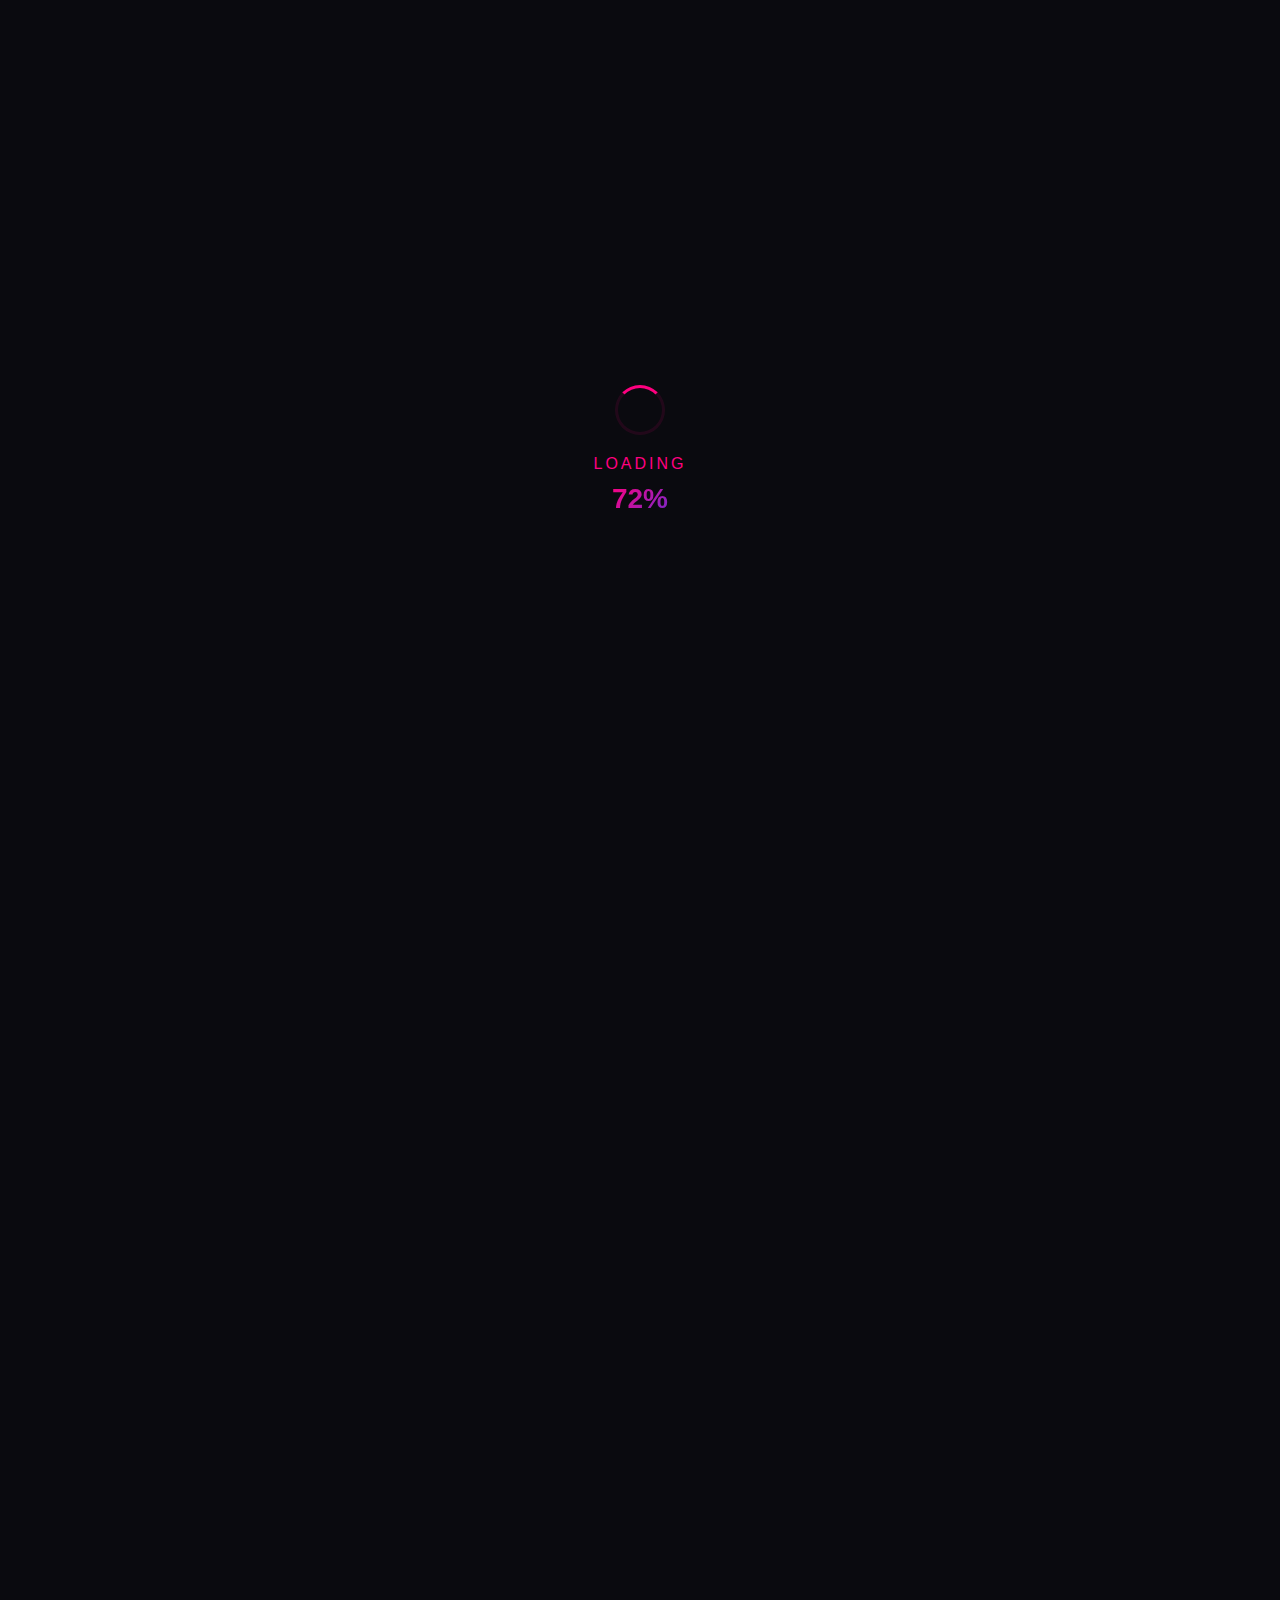
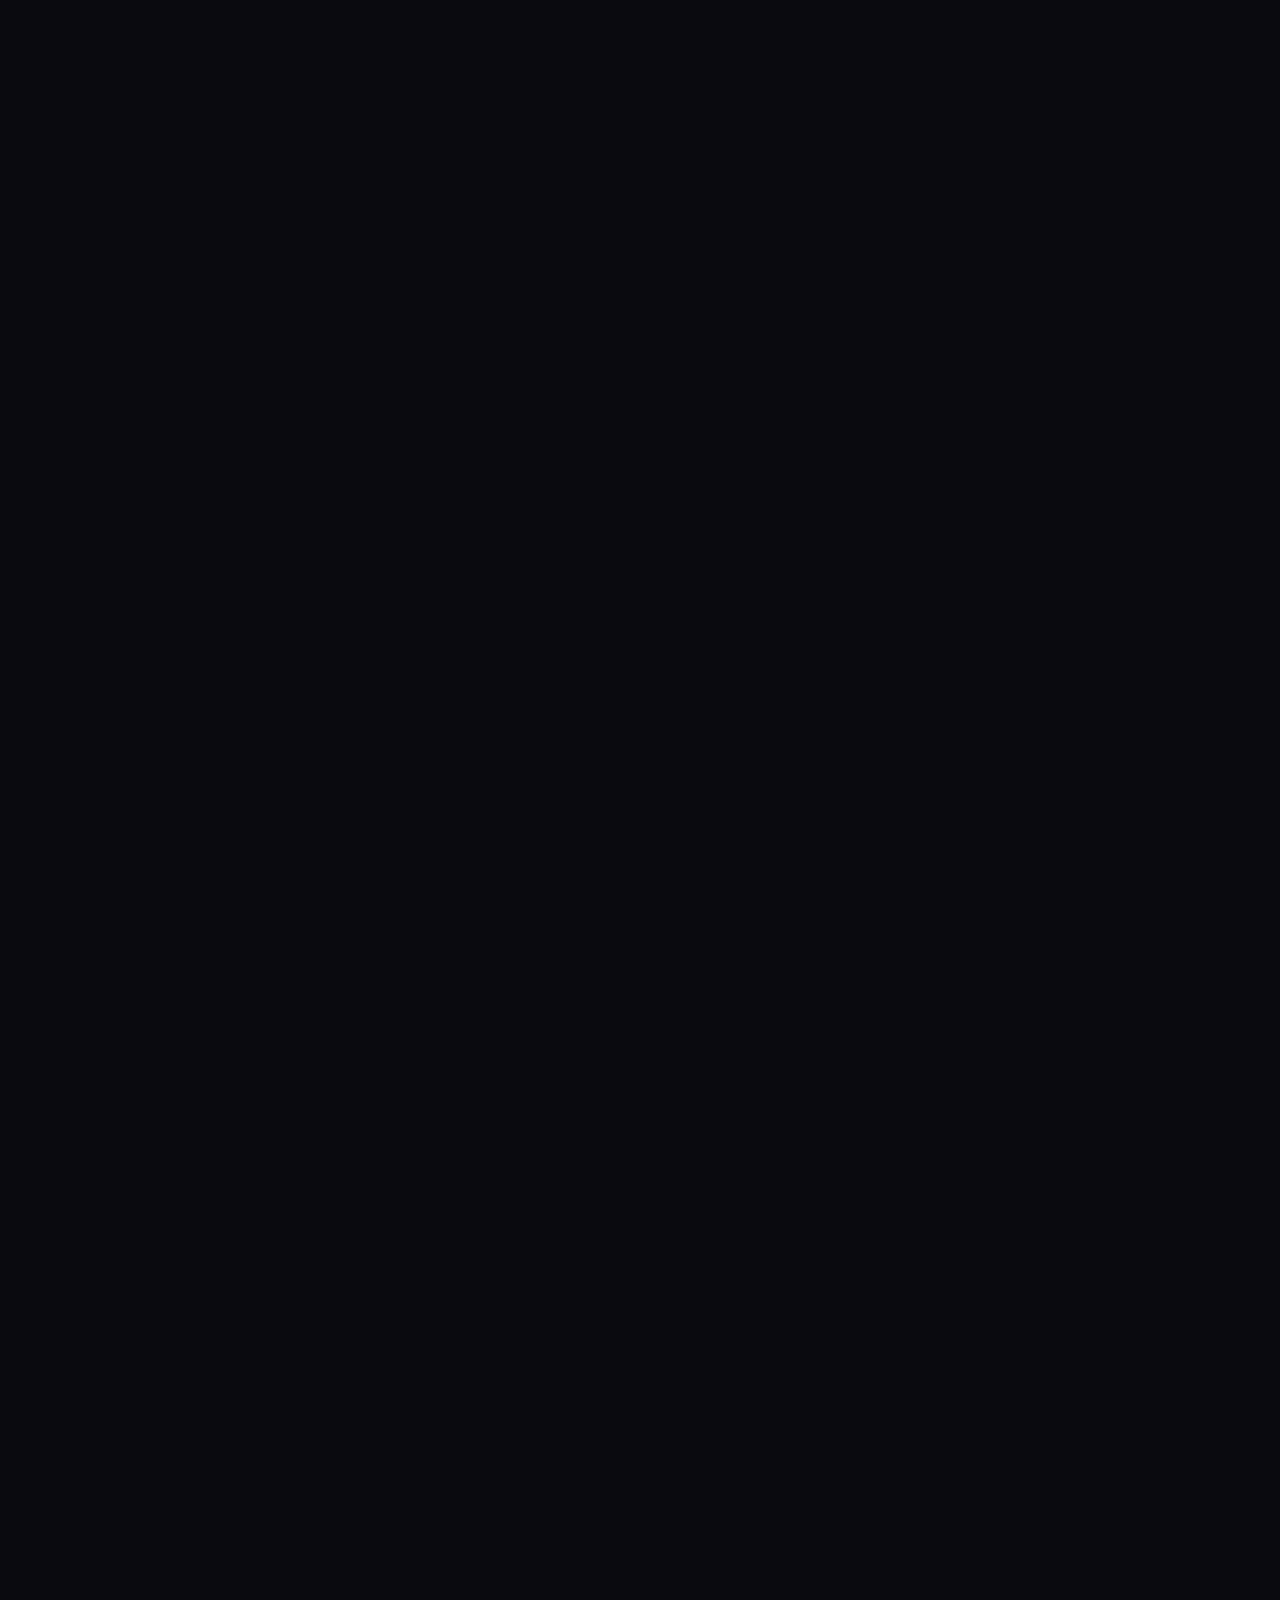
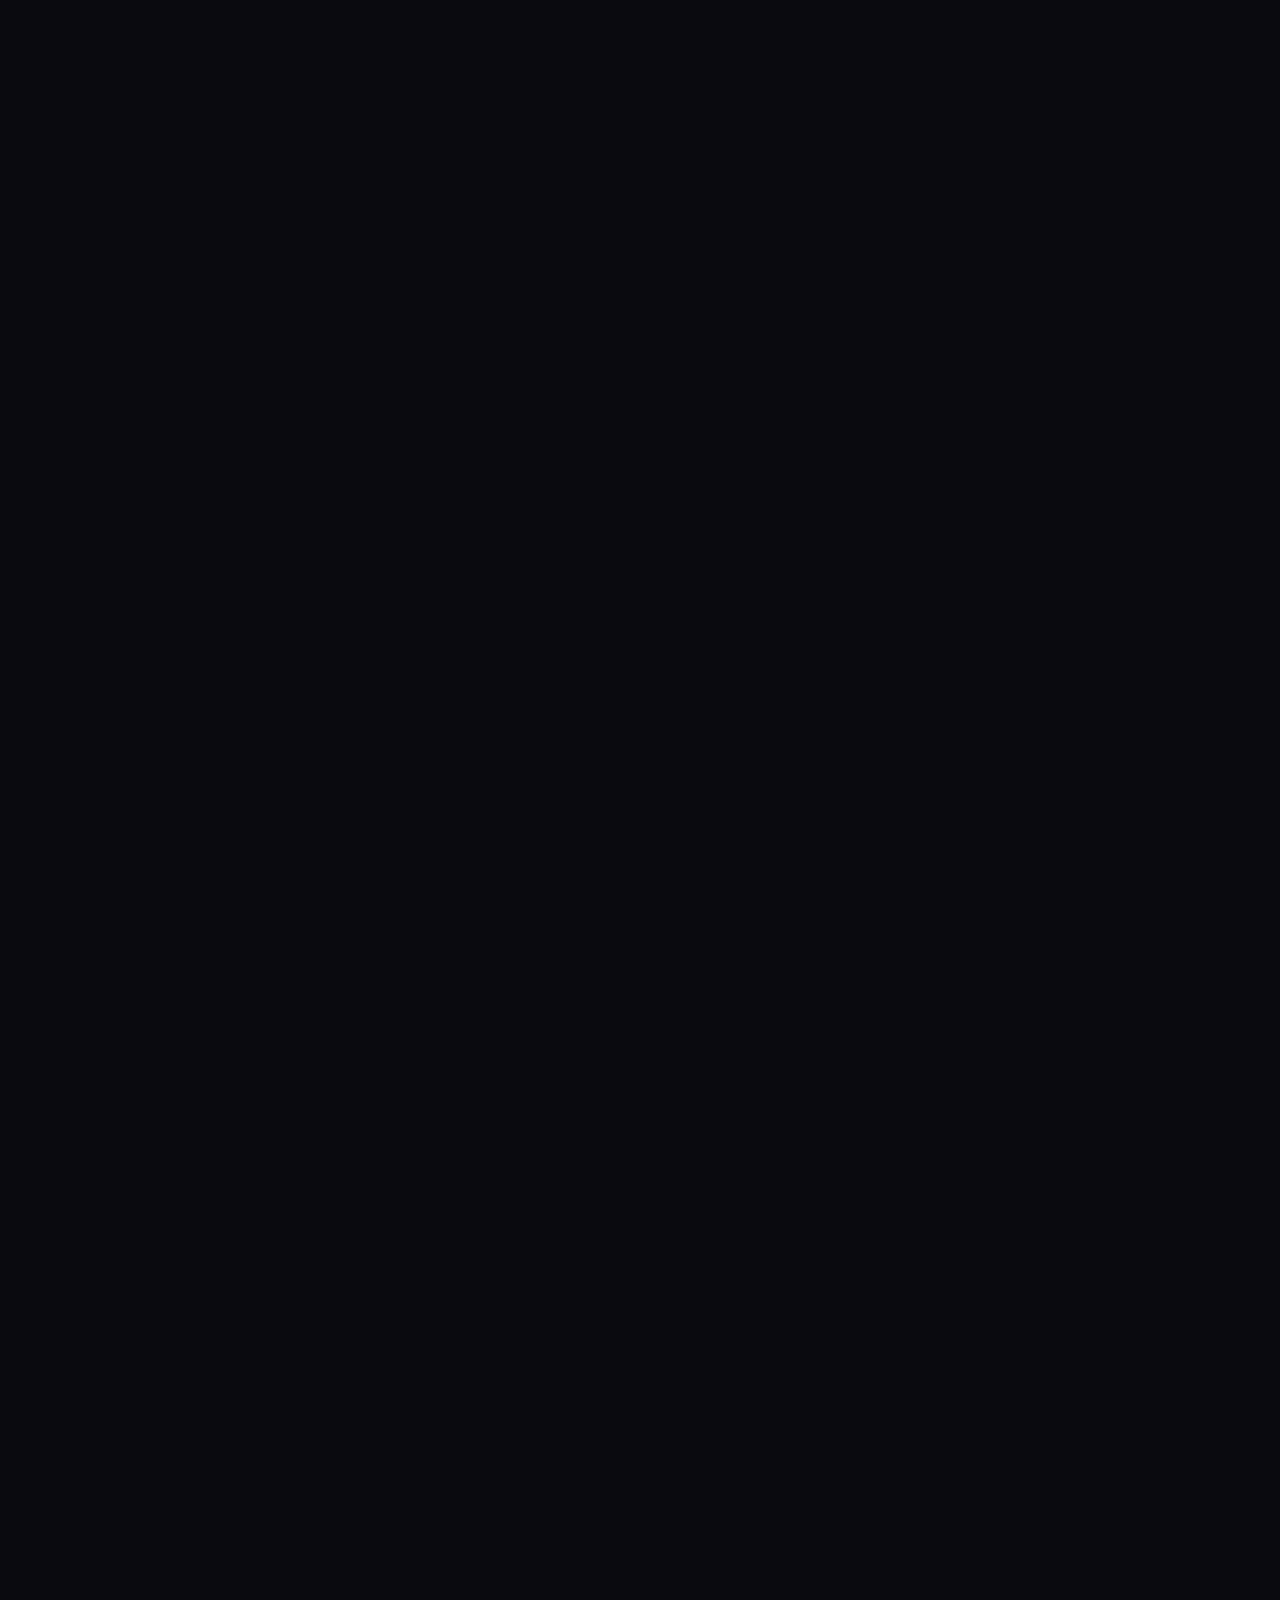
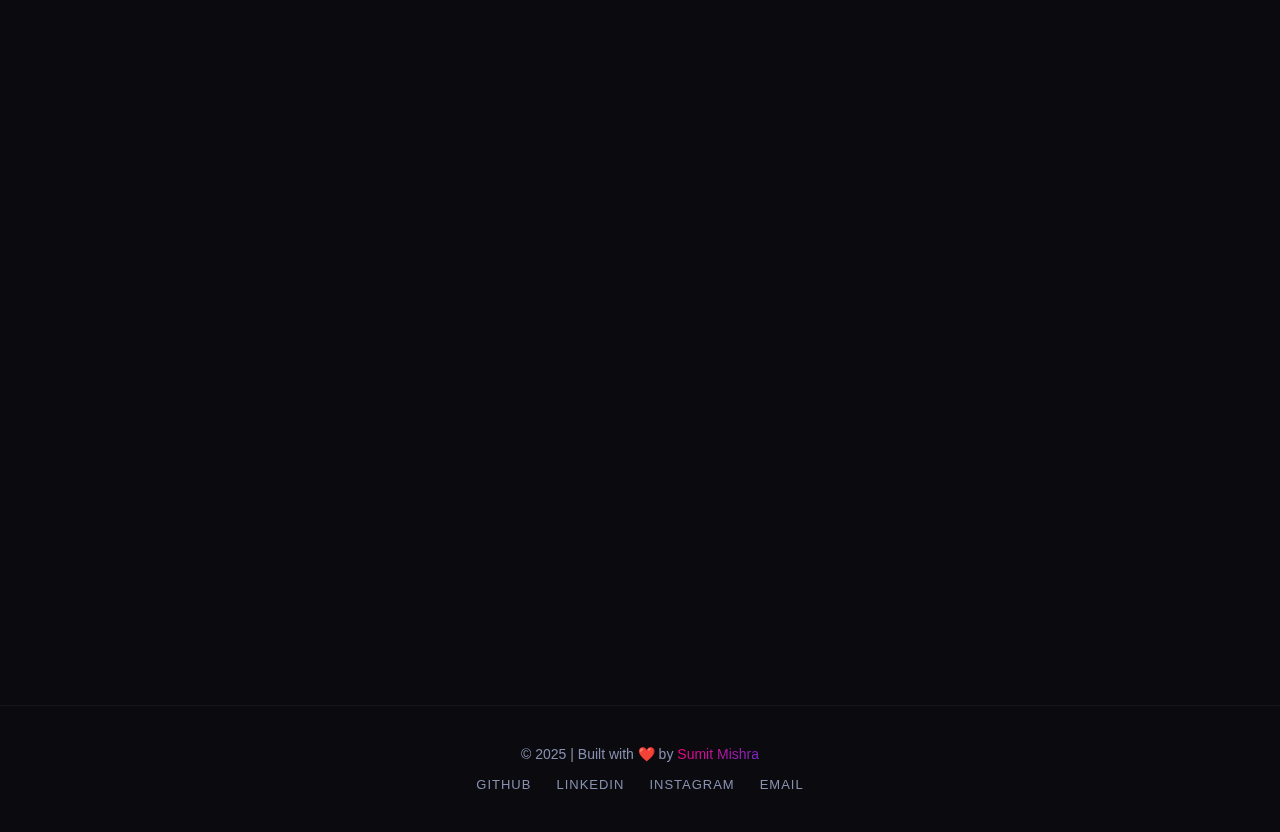
<file: index.html>
<!DOCTYPE html>
<html lang="en">
<head>
    <meta charset="UTF-8">
    <meta name="viewport" content="width=device-width, initial-scale=1.0">
    <title>Sumit Mishra | Portfolio</title>
    <style>
        /* ============================================
           RESET & BASE
        ============================================ */
        * {
            margin: 0;
            padding: 0;
            box-sizing: border-box;
        }

        :root {
            --bg-primary: #0a0a0f;
            --bg-secondary: #12121a;
            --bg-card: #1a1a2e;
            --text-primary: #ffffff;
            --text-secondary: #8892b0;
            --accent-pink: #ff0080;
            --accent-purple: #7928ca;
            --accent-blue: #4a00e0;
            --accent-cyan: #00bcd4;
            --gradient-1: linear-gradient(135deg, #ff0080, #7928ca);
            --gradient-2: linear-gradient(135deg, #7928ca, #4a00e0);
        }

        html {
            scroll-behavior: smooth;
        }

        body {
            font-family: 'Segoe UI', Tahoma, Geneva, Verdana, sans-serif;
            background: var(--bg-primary);
            color: var(--text-primary);
            overflow-x: hidden;
        }

        a {
            text-decoration: none;
            color: inherit;
        }

        /* ============================================
           PRELOADER
        ============================================ */
        #preloader {
            position: fixed;
            top: 0;
            left: 0;
            width: 100%;
            height: 100%;
            background: var(--bg-primary);
            display: flex;
            flex-direction: column;
            align-items: center;
            justify-content: center;
            z-index: 99999;
            transition: opacity 0.8s ease, visibility 0.8s ease;
        }

        #preloader.hide {
            opacity: 0;
            visibility: hidden;
            pointer-events: none;
        }

        .preloader-spinner {
            width: 50px;
            height: 50px;
            border: 3px solid rgba(255, 0, 128, 0.1);
            border-top: 3px solid #ff0080;
            border-radius: 50%;
            animation: spin 0.8s linear infinite;
        }

        .preloader-text {
            margin-top: 20px;
            font-size: 16px;
            color: var(--accent-pink);
            letter-spacing: 3px;
        }

        #preloader-counter {
            margin-top: 10px;
            font-size: 28px;
            font-weight: 800;
            background: var(--gradient-1);
            -webkit-background-clip: text;
            -webkit-text-fill-color: transparent;
            background-clip: text;
        }

        @keyframes spin {
            to { transform: rotate(360deg); }
        }

        /* ============================================
           SCROLL PROGRESS
        ============================================ */
        #scroll-progress {
            position: fixed;
            top: 0;
            left: 0;
            height: 4px;
            width: 0%;
            background: var(--gradient-1);
            z-index: 10000;
            border-radius: 0 2px 2px 0;
            box-shadow: 0 0 10px rgba(255, 0, 128, 0.5);
        }

        /* ============================================
           PARTICLES
        ============================================ */
        #particles-canvas {
            position: fixed;
            top: 0;
            left: 0;
            width: 100%;
            height: 100%;
            z-index: 0;
            pointer-events: none;
        }

        /* ============================================
           CURSOR
        ============================================ */
        .cursor-dot {
            position: fixed;
            width: 8px;
            height: 8px;
            background: #ff0080;
            border-radius: 50%;
            pointer-events: none;
            z-index: 99998;
            transform: translate(-50%, -50%);
            transition: transform 0.15s ease;
        }

        .cursor-outline {
            position: fixed;
            width: 35px;
            height: 35px;
            border: 2px solid rgba(255, 0, 128, 0.4);
            border-radius: 50%;
            pointer-events: none;
            z-index: 99997;
            transform: translate(-50%, -50%);
        }

        .cursor-dot.cursor-hover {
            transform: translate(-50%, -50%) scale(2.5);
            background: rgba(255, 0, 128, 0.5);
        }

        .cursor-outline.cursor-hover {
            transform: translate(-50%, -50%) scale(1.8);
            border-color: transparent;
        }

        /* ============================================
           NAVBAR
        ============================================ */
        #navbar {
            position: fixed;
            top: 0;
            left: 0;
            width: 100%;
            padding: 18px 60px;
            display: flex;
            justify-content: space-between;
            align-items: center;
            z-index: 1000;
            transition: all 0.4s ease;
            background: transparent;
        }

        #navbar.scrolled {
            background: rgba(10, 10, 15, 0.95);
            backdrop-filter: blur(20px);
            padding: 12px 60px;
            box-shadow: 0 5px 30px rgba(0, 0, 0, 0.3);
            border-bottom: 1px solid rgba(255, 0, 128, 0.1);
        }

        #navbar.nav-hidden {
            transform: translateY(-100%);
        }

        .nav-logo {
            font-size: 28px;
            font-weight: 800;
            background: var(--gradient-1);
            -webkit-background-clip: text;
            -webkit-text-fill-color: transparent;
            background-clip: text;
            cursor: pointer;
        }

        .nav-links {
            display: flex;
            gap: 35px;
            list-style: none;
        }

        .nav-link {
            color: var(--text-secondary);
            font-size: 14px;
            font-weight: 500;
            letter-spacing: 1px;
            text-transform: uppercase;
            position: relative;
            padding: 5px 0;
            transition: color 0.3s ease;
            cursor: pointer;
        }

        .nav-link::after {
            content: '';
            position: absolute;
            bottom: 0;
            left: 0;
            width: 0;
            height: 2px;
            background: var(--gradient-1);
            transition: width 0.3s ease;
        }

        .nav-link:hover,
        .nav-link.active {
            color: #fff;
        }

        .nav-link:hover::after,
        .nav-link.active::after {
            width: 100%;
        }

        .hamburger {
            display: none;
            flex-direction: column;
            gap: 6px;
            cursor: pointer;
            z-index: 1001;
        }

        .hamburger span {
            width: 28px;
            height: 2px;
            background: #fff;
            transition: all 0.3s ease;
        }

        .hamburger.active span:nth-child(1) {
            transform: rotate(45deg) translate(6px, 6px);
        }

        .hamburger.active span:nth-child(2) {
            opacity: 0;
        }

        .hamburger.active span:nth-child(3) {
            transform: rotate(-45deg) translate(6px, -6px);
        }

        #mobile-menu {
            display: none;
            position: fixed;
            top: 0;
            right: -100%;
            width: 280px;
            height: 100vh;
            background: rgba(10, 10, 15, 0.98);
            backdrop-filter: blur(20px);
            padding: 100px 40px;
            transition: right 0.4s ease;
            z-index: 999;
            border-left: 1px solid rgba(255, 0, 128, 0.1);
        }

        #mobile-menu.active {
            right: 0;
        }

        #mobile-menu .nav-link {
            display: block;
            margin-bottom: 25px;
            font-size: 18px;
        }

        /* ============================================
           HERO SECTION
        ============================================ */
        #home {
            min-height: 100vh;
            display: flex;
            align-items: center;
            justify-content: center;
            text-align: center;
            position: relative;
            padding: 120px 20px 80px;
            overflow: hidden;
        }

        #home::before {
            content: '';
            position: absolute;
            width: 600px;
            height: 600px;
            background: radial-gradient(circle, rgba(255, 0, 128, 0.08), transparent 70%);
            top: 50%;
            left: 50%;
            transform: translate(-50%, -50%);
            pointer-events: none;
        }

        #floating-shapes {
            position: absolute;
            width: 100%;
            height: 100%;
            top: 0;
            left: 0;
            pointer-events: none;
            overflow: hidden;
        }

        .hero-content {
            position: relative;
            z-index: 2;
            max-width: 800px;
        }

        .hero-badge {
            display: inline-block;
            padding: 8px 24px;
            background: rgba(255, 0, 128, 0.1);
            border: 1px solid rgba(255, 0, 128, 0.3);
            border-radius: 50px;
            font-size: 14px;
            color: var(--accent-pink);
            letter-spacing: 3px;
            text-transform: uppercase;
            margin-bottom: 25px;
            animation: fadeInDown 0.8s ease;
        }

        .hero-title {
            font-size: 65px;
            font-weight: 800;
            line-height: 1.1;
            margin-bottom: 10px;
            animation: fadeInUp 0.8s ease 0.2s both;
        }

        .gradient-text {
            background: var(--gradient-1);
            -webkit-background-clip: text;
            -webkit-text-fill-color: transparent;
            background-clip: text;
        }

        .hero-subtitle {
            font-size: 22px;
            color: var(--text-secondary);
            margin-bottom: 8px;
            animation: fadeInUp 0.8s ease 0.4s both;
        }

        #typing-text {
            color: var(--accent-pink);
            font-weight: 600;
            border-right: 2px solid var(--accent-pink);
            padding-right: 5px;
            animation: blink 1s step-end infinite;
        }

        @keyframes blink {
            50% { border-color: transparent; }
        }

        .hero-description {
            font-size: 17px;
            color: var(--text-secondary);
            line-height: 1.7;
            margin: 20px auto 35px;
            max-width: 600px;
            animation: fadeInUp 0.8s ease 0.6s both;
        }

        .hero-buttons {
            display: flex;
            gap: 20px;
            justify-content: center;
            flex-wrap: wrap;
            animation: fadeInUp 0.8s ease 0.8s both;
        }

        .btn {
            padding: 14px 32px;
            border-radius: 50px;
            font-size: 15px;
            font-weight: 600;
            letter-spacing: 1px;
            cursor: pointer;
            transition: all 0.4s ease;
            display: inline-flex;
            align-items: center;
            gap: 8px;
            border: none;
        }

        .btn-primary {
            background: var(--gradient-1);
            color: #fff;
            box-shadow: 0 5px 20px rgba(255, 0, 128, 0.3);
        }

        .btn-primary:hover {
            transform: translateY(-3px);
            box-shadow: 0 10px 30px rgba(255, 0, 128, 0.5);
        }

        .btn-outline {
            background: transparent;
            color: #fff;
            border: 2px solid rgba(255, 0, 128, 0.5);
        }

        .btn-outline:hover {
            background: rgba(255, 0, 128, 0.1);
            border-color: var(--accent-pink);
            transform: translateY(-3px);
        }

        .hero-stats {
            display: flex;
            gap: 50px;
            justify-content: center;
            margin-top: 50px;
            animation: fadeInUp 0.8s ease 1s both;
        }

        .stat-item {
            text-align: center;
        }

        .stat-number {
            font-size: 36px;
            font-weight: 800;
            background: var(--gradient-1);
            -webkit-background-clip: text;
            -webkit-text-fill-color: transparent;
            background-clip: text;
        }

        .stat-label {
            font-size: 13px;
            color: var(--text-secondary);
            text-transform: uppercase;
            letter-spacing: 2px;
            margin-top: 5px;
        }

        .scroll-indicator {
            position: absolute;
            bottom: 30px;
            left: 50%;
            transform: translateX(-50%);
            display: flex;
            flex-direction: column;
            align-items: center;
            gap: 8px;
            animation: fadeInUp 1s ease 1.2s both;
        }

        .scroll-indicator span {
            font-size: 12px;
            color: var(--text-secondary);
            letter-spacing: 2px;
            text-transform: uppercase;
        }

        .scroll-mouse {
            width: 24px;
            height: 38px;
            border: 2px solid rgba(255, 0, 128, 0.4);
            border-radius: 15px;
            position: relative;
        }

        .scroll-mouse::before {
            content: '';
            position: absolute;
            top: 8px;
            left: 50%;
            transform: translateX(-50%);
            width: 4px;
            height: 8px;
            background: var(--accent-pink);
            border-radius: 2px;
            animation: scrollDown 1.5s ease-in-out infinite;
        }

        @keyframes scrollDown {
            0% { opacity: 1; top: 8px; }
            100% { opacity: 0; top: 22px; }
        }

        /* ============================================
           SECTION COMMON
        ============================================ */
        section {
            position: relative;
            z-index: 2;
        }

        .section-header {
            text-align: center;
            margin-bottom: 60px;
            padding-top: 100px;
        }

        .section-badge {
            display: inline-block;
            padding: 6px 20px;
            background: rgba(255, 0, 128, 0.1);
            border: 1px solid rgba(255, 0, 128, 0.2);
            border-radius: 50px;
            font-size: 12px;
            color: var(--accent-pink);
            letter-spacing: 3px;
            text-transform: uppercase;
            margin-bottom: 15px;
        }

        .section-title {
            font-size: 42px;
            font-weight: 800;
        }

        .section-subtitle {
            font-size: 16px;
            color: var(--text-secondary);
            margin-top: 10px;
            max-width: 500px;
            margin-left: auto;
            margin-right: auto;
        }

        .section-line {
            width: 60px;
            height: 4px;
            background: var(--gradient-1);
            border-radius: 2px;
            margin: 15px auto 0;
        }

        /* ============================================
           ABOUT SECTION
        ============================================ */
        #about {
            padding: 0 40px 80px;
        }

        .about-container {
            max-width: 1100px;
            margin: 0 auto;
            display: grid;
            grid-template-columns: 1fr 1.2fr;
            gap: 60px;
            align-items: center;
        }

        .about-image-wrapper {
            position: relative;
            display: flex;
            justify-content: center;
        }

        .about-image-box {
            width: 300px;
            height: 350px;
            border-radius: 20px;
            background: var(--gradient-1);
            padding: 4px;
            position: relative;
            animation: float 4s ease-in-out infinite;
        }

        @keyframes float {
            0%, 100% { transform: translateY(0); }
            50% { transform: translateY(-15px); }
        }

        .about-image-inner {
            width: 100%;
            height: 100%;
            border-radius: 18px;
            background: var(--bg-card);
            display: flex;
            align-items: center;
            justify-content: center;
            font-size: 120px;
            overflow: hidden;
        }

        .about-image-inner img {
            width: 100%;
            height: 100%;
            object-fit: cover;
            border-radius: 18px;
        }

        .about-decorations .deco-circle {
            position: absolute;
            border-radius: 50%;
            border: 2px solid rgba(255, 0, 128, 0.2);
        }

        .deco-1 {
            width: 80px;
            height: 80px;
            top: -20px;
            right: -20px;
            animation: spin 10s linear infinite;
        }

        .deco-2 {
            width: 50px;
            height: 50px;
            bottom: -15px;
            left: -15px;
            border-color: rgba(121, 40, 202, 0.3) !important;
            animation: spin 8s linear infinite reverse;
        }

        .about-content h3 {
            font-size: 28px;
            margin-bottom: 15px;
        }

        .about-content p {
            color: var(--text-secondary);
            line-height: 1.8;
            font-size: 15px;
            margin-bottom: 12px;
        }

        .about-highlights {
            display: grid;
            grid-template-columns: 1fr 1fr;
            gap: 12px;
            margin-top: 25px;
        }

        .highlight-item {
            display: flex;
            align-items: center;
            gap: 10px;
            padding: 10px 16px;
            background: rgba(255, 0, 128, 0.05);
            border: 1px solid rgba(255, 0, 128, 0.1);
            border-radius: 10px;
            font-size: 14px;
            color: var(--text-secondary);
            transition: all 0.3s ease;
        }

        .highlight-item:hover {
            border-color: rgba(255, 0, 128, 0.3);
            transform: translateX(5px);
        }

        .highlight-icon {
            font-size: 20px;
        }

        /* ============================================
           SKILLS SECTION
        ============================================ */
        #skills {
            padding: 0 40px 80px;
        }

        .skills-container {
            max-width: 900px;
            margin: 0 auto;
        }

        .skill-category {
            margin-bottom: 40px;
        }

        .skill-category-title {
            font-size: 18px;
            color: var(--accent-pink);
            margin-bottom: 20px;
            letter-spacing: 2px;
            text-transform: uppercase;
            display: flex;
            align-items: center;
            gap: 10px;
        }

        .skills-grid {
            display: grid;
            grid-template-columns: repeat(auto-fill, minmax(120px, 1fr));
            gap: 15px;
        }

        .skill-card {
            background: var(--bg-card);
            border: 1px solid rgba(255, 255, 255, 0.05);
            border-radius: 15px;
            padding: 25px 15px;
            text-align: center;
            transition: all 0.4s ease;
            cursor: default;
        }

        .skill-card:hover {
            transform: translateY(-8px);
            border-color: rgba(255, 0, 128, 0.3);
            box-shadow: 0 10px 30px rgba(0, 0, 0, 0.3);
        }

        .skill-icon {
            font-size: 40px;
            margin-bottom: 10px;
            display: block;
        }

        .skill-name {
            font-size: 13px;
            color: var(--text-secondary);
            font-weight: 500;
        }

        .skill-bar-section {
            margin-top: 40px;
        }

        .skill-bar-item {
            margin-bottom: 20px;
        }

        .skill-bar-header {
            display: flex;
            justify-content: space-between;
            margin-bottom: 8px;
            font-size: 14px;
        }

        .skill-bar-name {
            color: var(--text-primary);
            font-weight: 500;
        }

        .skill-bar-percent {
            color: var(--accent-pink);
            font-weight: 600;
        }

        .skill-bar-bg {
            width: 100%;
            height: 8px;
            background: rgba(255, 255, 255, 0.05);
            border-radius: 10px;
            overflow: hidden;
        }

        .skill-progress {
            height: 100%;
            background: var(--gradient-1);
            border-radius: 10px;
            width: 0%;
            transition: width 1.5s ease;
        }

        /* ============================================
           PROJECTS PREVIEW
        ============================================ */
        #projects {
            padding: 0 40px 80px;
        }

        .projects-preview-grid {
            max-width: 1200px;
            margin: 0 auto;
            display: grid;
            grid-template-columns: repeat(auto-fill, minmax(340px, 1fr));
            gap: 25px;
        }

        .preview-card {
            background: var(--bg-card);
            border-radius: 20px;
            overflow: hidden;
            border: 1px solid rgba(255, 255, 255, 0.05);
            transition: all 0.4s ease;
        }

        .preview-card:hover {
            transform: translateY(-8px);
            border-color: rgba(255, 0, 128, 0.3);
            box-shadow: 0 15px 40px rgba(0, 0, 0, 0.4);
        }

        .preview-image {
            height: 180px;
            display: flex;
            align-items: center;
            justify-content: center;
            position: relative;
            overflow: hidden;
        }

        .preview-image .bg-gradient {
            position: absolute;
            width: 100%;
            height: 100%;
            opacity: 0.2;
        }

        .preview-image .icon {
            font-size: 60px;
            z-index: 1;
            transition: transform 0.4s ease;
        }

        .preview-card:hover .icon {
            transform: scale(1.2) rotate(5deg);
        }

        .preview-body {
            padding: 22px;
        }

        .preview-tag {
            display: inline-block;
            padding: 3px 10px;
            font-size: 11px;
            font-weight: 600;
            letter-spacing: 1px;
            text-transform: uppercase;
            border-radius: 50px;
            margin-bottom: 10px;
            background: rgba(255, 0, 128, 0.1);
            color: var(--accent-pink);
            border: 1px solid rgba(255, 0, 128, 0.2);
        }

        .preview-title {
            font-size: 20px;
            font-weight: 700;
            margin-bottom: 8px;
        }

        .preview-desc {
            font-size: 14px;
            color: var(--text-secondary);
            line-height: 1.6;
            margin-bottom: 15px;
        }

        .preview-links {
            display: flex;
            gap: 10px;
        }

        .preview-btn {
            padding: 8px 16px;
            border-radius: 8px;
            font-size: 12px;
            font-weight: 600;
            transition: all 0.3s ease;
            display: inline-flex;
            align-items: center;
            gap: 5px;
        }

        .btn-live-sm {
            background: var(--gradient-1);
            color: #fff;
        }

        .btn-code-sm {
            background: rgba(255, 255, 255, 0.05);
            color: var(--text-secondary);
            border: 1px solid rgba(255, 255, 255, 0.1);
        }

        .btn-live-sm:hover, .btn-code-sm:hover {
            transform: translateY(-2px);
        }

        .view-all-btn {
            text-align: center;
            margin-top: 40px;
        }

        /* ============================================
           CERTIFICATES SECTION
        ============================================ */
        #certificates {
            padding: 0 40px 80px;
        }

        .certificates-grid {
            max-width: 900px;
            margin: 0 auto;
            display: grid;
            grid-template-columns: repeat(auto-fill, minmax(380px, 1fr));
            gap: 25px;
        }

        .cert-card {
            background: var(--bg-card);
            border: 1px solid rgba(255, 255, 255, 0.05);
            border-radius: 16px;
            padding: 25px;
            display: flex;
            gap: 20px;
            align-items: center;
            transition: all 0.4s ease;
            cursor: pointer;
        }

        .cert-card:hover {
            transform: translateY(-5px);
            border-color: rgba(255, 0, 128, 0.3);
            box-shadow: 0 10px 30px rgba(0, 0, 0, 0.3);
        }

        .cert-icon {
            font-size: 50px;
            flex-shrink: 0;
        }

        .cert-info h4 {
            font-size: 17px;
            font-weight: 700;
            margin-bottom: 5px;
        }

        .cert-info p {
            font-size: 13px;
            color: var(--text-secondary);
            line-height: 1.5;
        }

        .cert-provider {
            display: inline-block;
            margin-top: 8px;
            padding: 3px 10px;
            background: rgba(255, 0, 128, 0.1);
            border-radius: 50px;
            font-size: 11px;
            color: var(--accent-pink);
        }

        /* ============================================
           CONTACT SECTION
        ============================================ */
        #contact {
            padding: 0 40px 80px;
        }

        .contact-container {
            max-width: 1000px;
            margin: 0 auto;
            display: grid;
            grid-template-columns: 1fr 1fr;
            gap: 50px;
        }

        .contact-info h3 {
            font-size: 28px;
            margin-bottom: 15px;
        }

        .contact-info p {
            color: var(--text-secondary);
            line-height: 1.7;
            margin-bottom: 30px;
        }

        .contact-item {
            display: flex;
            align-items: center;
            gap: 15px;
            margin-bottom: 20px;
            padding: 15px 20px;
            background: var(--bg-card);
            border-radius: 12px;
            border: 1px solid rgba(255, 255, 255, 0.05);
            transition: all 0.3s ease;
        }

        .contact-item:hover {
            border-color: rgba(255, 0, 128, 0.3);
            transform: translateX(5px);
        }

        .contact-item-icon {
            font-size: 24px;
        }

        .contact-item-text {
            font-size: 14px;
            color: var(--text-secondary);
        }

        .contact-item-text strong {
            display: block;
            color: var(--text-primary);
            margin-bottom: 3px;
        }

        .social-links {
            display: flex;
            gap: 12px;
            margin-top: 25px;
        }

        .social-link {
            width: 45px;
            height: 45px;
            border-radius: 50%;
            background: var(--bg-card);
            border: 1px solid rgba(255, 255, 255, 0.1);
            display: flex;
            align-items: center;
            justify-content: center;
            font-size: 20px;
            transition: all 0.3s ease;
        }

        .social-link:hover {
            background: var(--accent-pink);
            border-color: var(--accent-pink);
            transform: translateY(-3px);
        }

        /* Contact Form */
        .contact-form-wrapper {
            background: var(--bg-card);
            border-radius: 20px;
            padding: 35px;
            border: 1px solid rgba(255, 255, 255, 0.05);
        }

        .form-group {
            margin-bottom: 20px;
            position: relative;
        }

        .form-label {
            display: block;
            font-size: 13px;
            color: var(--text-secondary);
            margin-bottom: 8px;
            letter-spacing: 1px;
            text-transform: uppercase;
        }

        .form-input {
            width: 100%;
            padding: 14px 18px;
            background: rgba(255, 255, 255, 0.03);
            border: 1px solid rgba(255, 255, 255, 0.1);
            border-radius: 10px;
            color: #fff;
            font-size: 15px;
            transition: all 0.3s ease;
            outline: none;
            font-family: inherit;
        }

        .form-input:focus {
            border-color: var(--accent-pink);
            box-shadow: 0 0 15px rgba(255, 0, 128, 0.1);
        }

        textarea.form-input {
            min-height: 120px;
            resize: vertical;
        }

        .form-submit {
            width: 100%;
            padding: 15px;
            background: var(--gradient-1);
            color: #fff;
            border: none;
            border-radius: 10px;
            font-size: 16px;
            font-weight: 600;
            cursor: pointer;
            transition: all 0.4s ease;
            letter-spacing: 1px;
        }

        .form-submit:hover {
            transform: translateY(-3px);
            box-shadow: 0 10px 30px rgba(255, 0, 128, 0.4);
        }

        .form-submit:disabled {
            opacity: 0.7;
            cursor: not-allowed;
        }

        /* ============================================
           FOOTER
        ============================================ */
        .footer {
            text-align: center;
            padding: 40px 20px;
            border-top: 1px solid rgba(255, 255, 255, 0.05);
            position: relative;
            z-index: 2;
        }

        .footer p {
            color: var(--text-secondary);
            font-size: 14px;
        }

        .footer-links {
            display: flex;
            justify-content: center;
            gap: 25px;
            margin-top: 15px;
        }

        .footer-links a {
            color: var(--text-secondary);
            font-size: 13px;
            letter-spacing: 1px;
            text-transform: uppercase;
            transition: color 0.3s ease;
        }

        .footer-links a:hover {
            color: var(--accent-pink);
        }

        /* ============================================
           BACK TO TOP
        ============================================ */
        #back-to-top {
            position: fixed;
            bottom: 30px;
            right: 30px;
            width: 50px;
            height: 50px;
            background: var(--gradient-1);
            border: none;
            border-radius: 50%;
            color: #fff;
            font-size: 22px;
            cursor: pointer;
            z-index: 998;
            display: flex;
            align-items: center;
            justify-content: center;
            opacity: 0;
            visibility: hidden;
            transform: translateY(20px);
            transition: all 0.4s ease;
            box-shadow: 0 5px 20px rgba(255, 0, 128, 0.4);
        }

        #back-to-top.visible {
            opacity: 1;
            visibility: visible;
            transform: translateY(0);
        }

        #back-to-top:hover {
            transform: translateY(-5px) scale(1.1);
        }

        /* ============================================
           ANIMATIONS
        ============================================ */
        @keyframes fadeInUp {
            from { opacity: 0; transform: translateY(30px); }
            to { opacity: 1; transform: translateY(0); }
        }

        @keyframes fadeInDown {
            from { opacity: 0; transform: translateY(-20px); }
            to { opacity: 1; transform: translateY(0); }
        }

        .reveal {
            opacity: 0;
            transform: translateY(40px);
            transition: all 0.8s ease;
        }

        .reveal.revealed {
            opacity: 1;
            transform: translateY(0);
        }

        /* ============================================
           RESPONSIVE
        ============================================ */
        @media (max-width: 768px) {
            #navbar {
                padding: 15px 20px;
            }

            #navbar.scrolled {
                padding: 10px 20px;
            }

            .nav-links {
                display: none;
            }

            .hamburger {
                display: flex;
            }

            #mobile-menu {
                display: block;
            }

            .hero-title {
                font-size: 36px;
            }

            .hero-subtitle {
                font-size: 16px;
            }

            .hero-stats {
                flex-direction: column;
                gap: 20px;
            }

            .stat-number {
                font-size: 28px;
            }

            .about-container {
                grid-template-columns: 1fr;
                text-align: center;
            }

            .about-highlights {
                grid-template-columns: 1fr;
            }

            .projects-preview-grid {
                grid-template-columns: 1fr;
            }

            .certificates-grid {
                grid-template-columns: 1fr;
            }

            .contact-container {
                grid-template-columns: 1fr;
            }

            .section-title {
                font-size: 30px;
            }

            .skills-grid {
                grid-template-columns: repeat(3, 1fr);
            }

            .cursor-dot, .cursor-outline {
                display: none;
            }

            #about, #skills, #projects, #certificates, #contact {
                padding: 0 20px 60px;
            }

            .scroll-indicator {
                display: none;
            }
        }

        @media (max-width: 480px) {
            .hero-title {
                font-size: 28px;
            }

            .hero-buttons {
                flex-direction: column;
                align-items: center;
            }

            .btn {
                width: 100%;
                justify-content: center;
            }
        }
    </style>
</head>
<body>

    <!-- ====== PRELOADER ====== -->
    <div id="preloader">
        <div class="preloader-spinner"></div>
        <div class="preloader-text">LOADING</div>
        <div id="preloader-counter">0%</div>
    </div>

    <!-- ====== SCROLL PROGRESS ====== -->
    <div id="scroll-progress"></div>

    <!-- ====== PARTICLES ====== -->
    <canvas id="particles-canvas"></canvas>

    <!-- ====== NAVBAR ====== -->
    <nav id="navbar">
        <a href="#home" class="nav-logo">SM.</a>
        <ul class="nav-links">
            <li><a href="#home" class="nav-link active">Home</a></li>
            <li><a href="#about" class="nav-link">About</a></li>
            <li><a href="#skills" class="nav-link">Skills</a></li>
            <li><a href="#projects" class="nav-link">Projects</a></li>
            <li><a href="#certificates" class="nav-link">Certificates</a></li>
            <li><a href="#contact" class="nav-link">Contact</a></li>
        </ul>
        <div class="hamburger" id="hamburger">
            <span></span>
            <span></span>
            <span></span>
        </div>
    </nav>

    <!-- ====== MOBILE MENU ====== -->
    <div id="mobile-menu">
        <a href="#home" class="nav-link">Home</a>
        <a href="#about" class="nav-link">About</a>
        <a href="#skills" class="nav-link">Skills</a>
        <a href="#projects" class="nav-link">Projects</a>
        <a href="#certificates" class="nav-link">Certificates</a>
        <a href="#contact" class="nav-link">Contact</a>
    </div>

    <!-- ====== HERO SECTION ====== -->
    <section id="home">
        <div id="floating-shapes"></div>
        <div class="hero-content">
            <div class="hero-badge">👋 Welcome to my portfolio</div>
            <h1 class="hero-title">Hi, I'm <span class="gradient-text">Sumit Mishra</span></h1>
            <p class="hero-subtitle">I'm a <span id="typing-text"></span></p>
            <p class="hero-description">
                A passionate BCA student & frontend developer who loves building beautiful, interactive web experiences. I turn ideas into reality with clean code and creative design.
            </p>
            <div class="hero-buttons">
                <a href="#projects" class="btn btn-primary">🚀 View Projects</a>
                <a href="#contact" class="btn btn-outline">📧 Contact Me</a>
            </div>
            <div class="hero-stats">
                <div class="stat-item">
                    <div class="stat-number" data-count="10" data-suffix="+">0</div>
                    <div class="stat-label">Projects</div>
                </div>
                <div class="stat-item">
                    <div class="stat-number" data-count="5" data-suffix="+">0</div>
                    <div class="stat-label">Technologies</div>
                </div>
                <div class="stat-item">
                    <div class="stat-number" data-count="2" data-suffix="">0</div>
                    <div class="stat-label">Certificates</div>
                </div>
            </div>
        </div>
        <div class="scroll-indicator">
            <span>Scroll Down</span>
            <div class="scroll-mouse"></div>
        </div>
    </section>

    <!-- ====== ABOUT SECTION ====== -->
    <section id="about">
        <div class="section-header reveal">
            <div class="section-badge">🙋‍♂️ About Me</div>
            <h2 class="section-title">Who Am <span class="gradient-text">I?</span></h2>
            <div class="section-line"></div>
        </div>

        <div class="about-container reveal">
            <div class="about-image-wrapper">
                <div class="about-image-box">
                    <div class="about-image-inner">👨‍💻</div>
                    <div class="about-decorations">
                        <div class="deco-circle deco-1"></div>
                        <div class="deco-circle deco-2"></div>
                    </div>
                </div>
            </div>
            <div class="about-content">
                <h3>Sumit Mishra</h3>
                <p>I'm a BCA student with an unstoppable passion for web development. I love crafting interactive, responsive websites that users enjoy using.</p>
                <p>My journey started with curiosity about how websites work, and now I build them from scratch using HTML, CSS, and JavaScript. I believe in learning by doing — every project teaches me something new.</p>

                <div class="about-highlights">
                    <div class="highlight-item">
                        <span class="highlight-icon">🎓</span>
                        <span>BCA Student</span>
                    </div>
                    <div class="highlight-item">
                        <span class="highlight-icon">💻</span>
                        <span>Frontend Developer</span>
                    </div>
                    <div class="highlight-item">
                        <span class="highlight-icon">🌍</span>
                        <span>Based in India</span>
                    </div>
                    <div class="highlight-item">
                        <span class="highlight-icon">⚡</span>
                        <span>JS Enthusiast</span>
                    </div>
                    <div class="highlight-item">
                        <span class="highlight-icon">🎨</span>
                        <span>UI/UX Lover</span>
                    </div>
                    <div class="highlight-item">
                        <span class="highlight-icon">🧠</span>
                        <span>Problem Solver</span>
                    </div>
                </div>
            </div>
        </div>
    </section>

    <!-- ====== SKILLS SECTION ====== -->
    <section id="skills">
        <div class="section-header reveal">
            <div class="section-badge">🛠️ My Skills</div>
            <h2 class="section-title">Tech <span class="gradient-text">Arsenal</span></h2>
            <p class="section-subtitle">Technologies and tools I use to bring ideas to life</p>
            <div class="section-line"></div>
        </div>

        <div class="skills-container">
            <!-- Frontend -->
            <div class="skill-category reveal">
                <div class="skill-category-title">🌐 Frontend Development</div>
                <div class="skills-grid">
                    <div class="skill-card">
                        <span class="skill-icon">📄</span>
                        <span class="skill-name">HTML5</span>
                    </div>
                    <div class="skill-card">
                        <span class="skill-icon">🎨</span>
                        <span class="skill-name">CSS3</span>
                    </div>
                    <div class="skill-card">
                        <span class="skill-icon">⚡</span>
                        <span class="skill-name">JavaScript</span>
                    </div>
                    <div class="skill-card">
                        <span class="skill-icon">🔗</span>
                        <span class="skill-name">REST APIs</span>
                    </div>
                    <div class="skill-card">
                        <span class="skill-icon">📱</span>
                        <span class="skill-name">Responsive</span>
                    </div>
                </div>
            </div>

            <!-- Languages -->
            <div class="skill-category reveal">
                <div class="skill-category-title">💻 Programming Languages</div>
                <div class="skills-grid">
                    <div class="skill-card">
                        <span class="skill-icon">🔵</span>
                        <span class="skill-name">C</span>
                    </div>
                    <div class="skill-card">
                        <span class="skill-icon">🟣</span>
                        <span class="skill-name">C++</span>
                    </div>
                    <div class="skill-card">
                        <span class="skill-icon">🐍</span>
                        <span class="skill-name">Python</span>
                    </div>
                </div>
            </div>

            <!-- Tools -->
            <div class="skill-category reveal">
                <div class="skill-category-title">🔧 Tools & Platforms</div>
                <div class="skills-grid">
                    <div class="skill-card">
                        <span class="skill-icon">🔀</span>
                        <span class="skill-name">Git</span>
                    </div>
                    <div class="skill-card">
                        <span class="skill-icon">🐙</span>
                        <span class="skill-name">GitHub</span>
                    </div>
                    <div class="skill-card">
                        <span class="skill-icon">💠</span>
                        <span class="skill-name">VS Code</span>
                    </div>
                    <div class="skill-card">
                        <span class="skill-icon">🌐</span>
                        <span class="skill-name">GitHub Pages</span>
                    </div>
                </div>
            </div>

            <!-- Skill Bars -->
            <div class="skill-bar-section reveal">
                <div class="skill-bar-item">
                    <div class="skill-bar-header">
                        <span class="skill-bar-name">HTML5</span>
                        <span class="skill-bar-percent">95%</span>
                    </div>
                    <div class="skill-bar-bg">
                        <div class="skill-progress" data-width="95"></div>
                    </div>
                </div>
                <div class="skill-bar-item">
                    <div class="skill-bar-header">
                        <span class="skill-bar-name">CSS3</span>
                        <span class="skill-bar-percent">90%</span>
                    </div>
                    <div class="skill-bar-bg">
                        <div class="skill-progress" data-width="90"></div>
                    </div>
                </div>
                <div class="skill-bar-item">
                    <div class="skill-bar-header">
                        <span class="skill-bar-name">JavaScript</span>
                        <span class="skill-bar-percent">80%</span>
                    </div>
                    <div class="skill-bar-bg">
                        <div class="skill-progress" data-width="80"></div>
                    </div>
                </div>
                <div class="skill-bar-item">
                    <div class="skill-bar-header">
                        <span class="skill-bar-name">C / C++</span>
                        <span class="skill-bar-percent">70%</span>
                    </div>
                    <div class="skill-bar-bg">
                        <div class="skill-progress" data-width="70"></div>
                    </div>
                </div>
                <div class="skill-bar-item">
                    <div class="skill-bar-header">
                        <span class="skill-bar-name">Python</span>
                        <span class="skill-bar-percent">65%</span>
                    </div>
                    <div class="skill-bar-bg">
                        <div class="skill-progress" data-width="65"></div>
                    </div>
                </div>
            </div>
        </div>
    </section>

    <!-- ====== PROJECTS SECTION ====== -->
    <section id="projects">
        <div class="section-header reveal">
            <div class="section-badge">🚀 My Work</div>
            <h2 class="section-title">Featured <span class="gradient-text">Projects</span></h2>
            <p class="section-subtitle">Some of my best work — built with passion</p>
            <div class="section-line"></div>
        </div>

        <div class="projects-preview-grid">
            <!-- NewsFlash AI -->
            <div class="preview-card reveal">
                <div class="preview-image">
                    <div class="bg-gradient" style="background: linear-gradient(135deg, #ff0080, #7928ca);"></div>
                    <span class="icon">🤖</span>
                </div>
                <div class="preview-body">
                    <span class="preview-tag">⭐ Featured</span>
                    <h3 class="preview-title">NewsFlash AI</h3>
                    <p class="preview-desc">AI-powered news summarizer that delivers quick, concise summaries.</p>
                    <div class="preview-links">
                        <a href="https://newflash-ai.onrender.com/" target="_blank" class="preview-btn btn-live-sm">🔴 Live</a>
                        <a href="https://github.com/878785/newflash-ai" target="_blank" class="preview-btn btn-code-sm">📂 Code</a>
                    </div>
                </div>
            </div>

            <!-- WeCart -->
            <div class="preview-card reveal">
                <div class="preview-image">
                    <div class="bg-gradient" style="background: linear-gradient(135deg, #7928ca, #ff0080);"></div>
                    <span class="icon">🛒</span>
                </div>
                <div class="preview-body">
                    <span class="preview-tag">Web App</span>
                    <h3 class="preview-title">WeCart</h3>
                    <p class="preview-desc">Responsive e-commerce frontend with modern UI and smooth animations.</p>
                    <div class="preview-links">
                        <a href="https://878785.github.io/wecart/" target="_blank" class="preview-btn btn-live-sm">🔴 Live</a>
                        <a href="https://github.com/878785/wecart" target="_blank" class="preview-btn btn-code-sm">📂 Code</a>
                    </div>
                </div>
            </div>

            <!-- Weather App -->
            <div class="preview-card reveal">
                <div class="preview-image">
                    <div class="bg-gradient" style="background: linear-gradient(135deg, #2196f3, #00bcd4);"></div>
                    <span class="icon">🌤️</span>
                </div>
                <div class="preview-body">
                    <span class="preview-tag">API Project</span>
                    <h3 class="preview-title">Weather App</h3>
                    <p class="preview-desc">Real-time weather tracker with city search and dynamic UI.</p>
                    <div class="preview-links">
                        <a href="https://878785.github.io/Weather_App/" target="_blank" class="preview-btn btn-live-sm">🔴 Live</a>
                        <a href="https://github.com/878785/Weather_App" target="_blank" class="preview-btn btn-code-sm">📂 Code</a>
                    </div>
                </div>
            </div>

            <!-- Spotify Clone -->
            <div class="preview-card reveal">
                <div class="preview-image">
                    <div class="bg-gradient" style="background: linear-gradient(135deg, #1db954, #191414);"></div>
                    <span class="icon">🎵</span>
                </div>
                <div class="preview-body">
                    <span class="preview-tag">UI Clone</span>
                    <h3 class="preview-title">Spotify Clone</h3>
                    <p class="preview-desc">Pixel-perfect Spotify frontend clone with dark theme and playlist layout.</p>
                    <div class="preview-links">
                        <a href="https://878785.github.io/spotify/" target="_blank" class="preview-btn btn-live-sm">🔴 Live</a>
                        <a href="https://github.com/878785/spotify" target="_blank" class="preview-btn btn-code-sm">📂 Code</a>
                    </div>
                </div>
            </div>

            <!-- Todo App -->
            <div class="preview-card reveal">
                <div class="preview-image">
                    <div class="bg-gradient" style="background: linear-gradient(135deg, #4caf50, #009688);"></div>
                    <span class="icon">✅</span>
                </div>
                <div class="preview-body">
                    <span class="preview-tag">Web App</span>
                    <h3 class="preview-title">Todo App</h3>
                    <p class="preview-desc">Clean task manager with local storage for permanent task saving.</p>
                    <div class="preview-links">
                        <a href="https://878785.github.io/Todo-mini-project/" target="_blank" class="preview-btn btn-live-sm">🔴 Live</a>
                        <a href="https://github.com/878785/Todo-mini-project" target="_blank" class="preview-btn btn-code-sm">📂 Code</a>
                    </div>
                </div>
            </div>

            <!-- Sweet Center -->
            <div class="preview-card reveal">
                <div class="preview-image">
                    <div class="bg-gradient" style="background: linear-gradient(135deg, #ff9800, #f44336);"></div>
                    <span class="icon">🍰</span>
                </div>
                <div class="preview-body">
                    <span class="preview-tag">Web App</span>
                    <h3 class="preview-title">Sweet Center</h3>
                    <p class="preview-desc">Beautiful bakery website with attractive product showcase.</p>
                    <div class="preview-links">
                        <a href="https://878785.github.io/sweet-center/" target="_blank" class="preview-btn btn-live-sm">🔴 Live</a>
                        <a href="https://github.com/878785/sweet-center" target="_blank" class="preview-btn btn-code-sm">📂 Code</a>
                    </div>
                </div>
            </div>
        </div>

        <div class="view-all-btn reveal">
            <a href="projects.html" class="btn btn-primary">🔥 View All Projects</a>
        </div>
    </section>

    <!-- ====== CERTIFICATES SECTION ====== -->
    <section id="certificates">
        <div class="section-header reveal">
            <div class="section-badge">🏆 Achievements</div>
            <h2 class="section-title">My <span class="gradient-text">Certificates</span></h2>
            <div class="section-line"></div>
        </div>

        <div class="certificates-grid">
            <div class="cert-card reveal">
                <div class="cert-icon">🤖</div>
                <div class="cert-info">
                    <h4>Introduction to Generative AI Studio</h4>
                    <p>Completed comprehensive course on AI fundamentals and Generative AI tools.</p>
                    <span class="cert-provider">Google Cloud × Simplilearn</span>
                    <p style="margin-top: 5px; font-size: 12px;">📅 30th January 2026 | Code: 9781649</p>
                </div>
            </div>

            <div class="cert-card reveal">
                <div class="cert-icon">📊</div>
                <div class="cert-info">
                    <h4>Introduction to MS Excel</h4>
                    <p>Mastered Excel fundamentals including formulas, charts, and data analysis.</p>
                    <span class="cert-provider">Microsoft × Simplilearn</span>
                    <p style="margin-top: 5px; font-size: 12px;">📅 31st January 2026 | Code: 9786546</p>
                </div>
            </div>
        </div>
    </section>

    <!-- ====== CONTACT SECTION ====== -->
    <section id="contact">
        <div class="section-header reveal">
            <div class="section-badge">📧 Get In Touch</div>
            <h2 class="section-title">Contact <span class="gradient-text">Me</span></h2>
            <p class="section-subtitle">Let's work together on something awesome!</p>
            <div class="section-line"></div>
        </div>

        <div class="contact-container">
            <div class="contact-info reveal">
                <h3>Let's Build Something <span class="gradient-text">Amazing</span></h3>
                <p>I'm always open to discussing new projects, creative ideas, or opportunities. Feel free to reach out!</p>

                <a href="mailto:sumitmishr2904@gmail.com" class="contact-item">
                    <span class="contact-item-icon">📧</span>
                    <div class="contact-item-text">
                        <strong>Email</strong>
                        sumitmishr2904@gmail.com
                    </div>
                </a>

                <a href="tel:+918851540271" class="contact-item">
                    <span class="contact-item-icon">📱</span>
                    <div class="contact-item-text">
                        <strong>Phone</strong>
                        +91 8851540271
                    </div>
                </a>

                <div class="contact-item">
                    <span class="contact-item-icon">📍</span>
                    <div class="contact-item-text">
                        <strong>Location</strong>
                        India
                    </div>
                </div>

                <div class="social-links">
                    <a href="https://github.com/878785" target="_blank" class="social-link">🐙</a>
                    <a href="https://www.linkedin.com/in/sumit-mishra-383263343" target="_blank" class="social-link">💼</a>
                    <a href="https://instagram.com/webcrafted_by_sumit" target="_blank" class="social-link">📸</a>
                    <a href="mailto:sumitmishr2904@gmail.com" class="social-link">✉️</a>
                </div>
            </div>

            <div class="contact-form-wrapper reveal">
                <form id="contact-form">
                    <div class="form-group">
                        <label class="form-label">Your Name</label>
                        <input type="text" id="form-name" class="form-input" placeholder="Enter your name" required>
                    </div>
                    <div class="form-group">
                        <label class="form-label">Your Email</label>
                        <input type="email" id="form-email" class="form-input" placeholder="Enter your email" required>
                    </div>
                    <div class="form-group">
                        <label class="form-label">Message</label>
                        <textarea id="form-message" class="form-input" placeholder="Write your message..." required></textarea>
                    </div>
                    <button type="submit" class="form-submit">🚀 Send Message</button>
                </form>
            </div>
        </div>
    </section>

    <!-- ====== FOOTER ====== -->
    <footer class="footer">
        <p>© <span id="current-year">2025</span> | Built with ❤️ by <span class="gradient-text">Sumit Mishra</span></p>
        <div class="footer-links">
            <a href="https://github.com/878785" target="_blank">GitHub</a>
            <a href="https://www.linkedin.com/in/sumit-mishra-383263343" target="_blank">LinkedIn</a>
            <a href="https://instagram.com/webcrafted_by_sumit" target="_blank">Instagram</a>
            <a href="mailto:sumitmishr2904@gmail.com">Email</a>
        </div>
    </footer>

    <!-- ====== BACK TO TOP ====== -->
    <button id="back-to-top">↑</button>

    <!-- ====== JAVASCRIPT ====== -->
    <script src="js/script.js"></script>
</body>
</html>
</file>
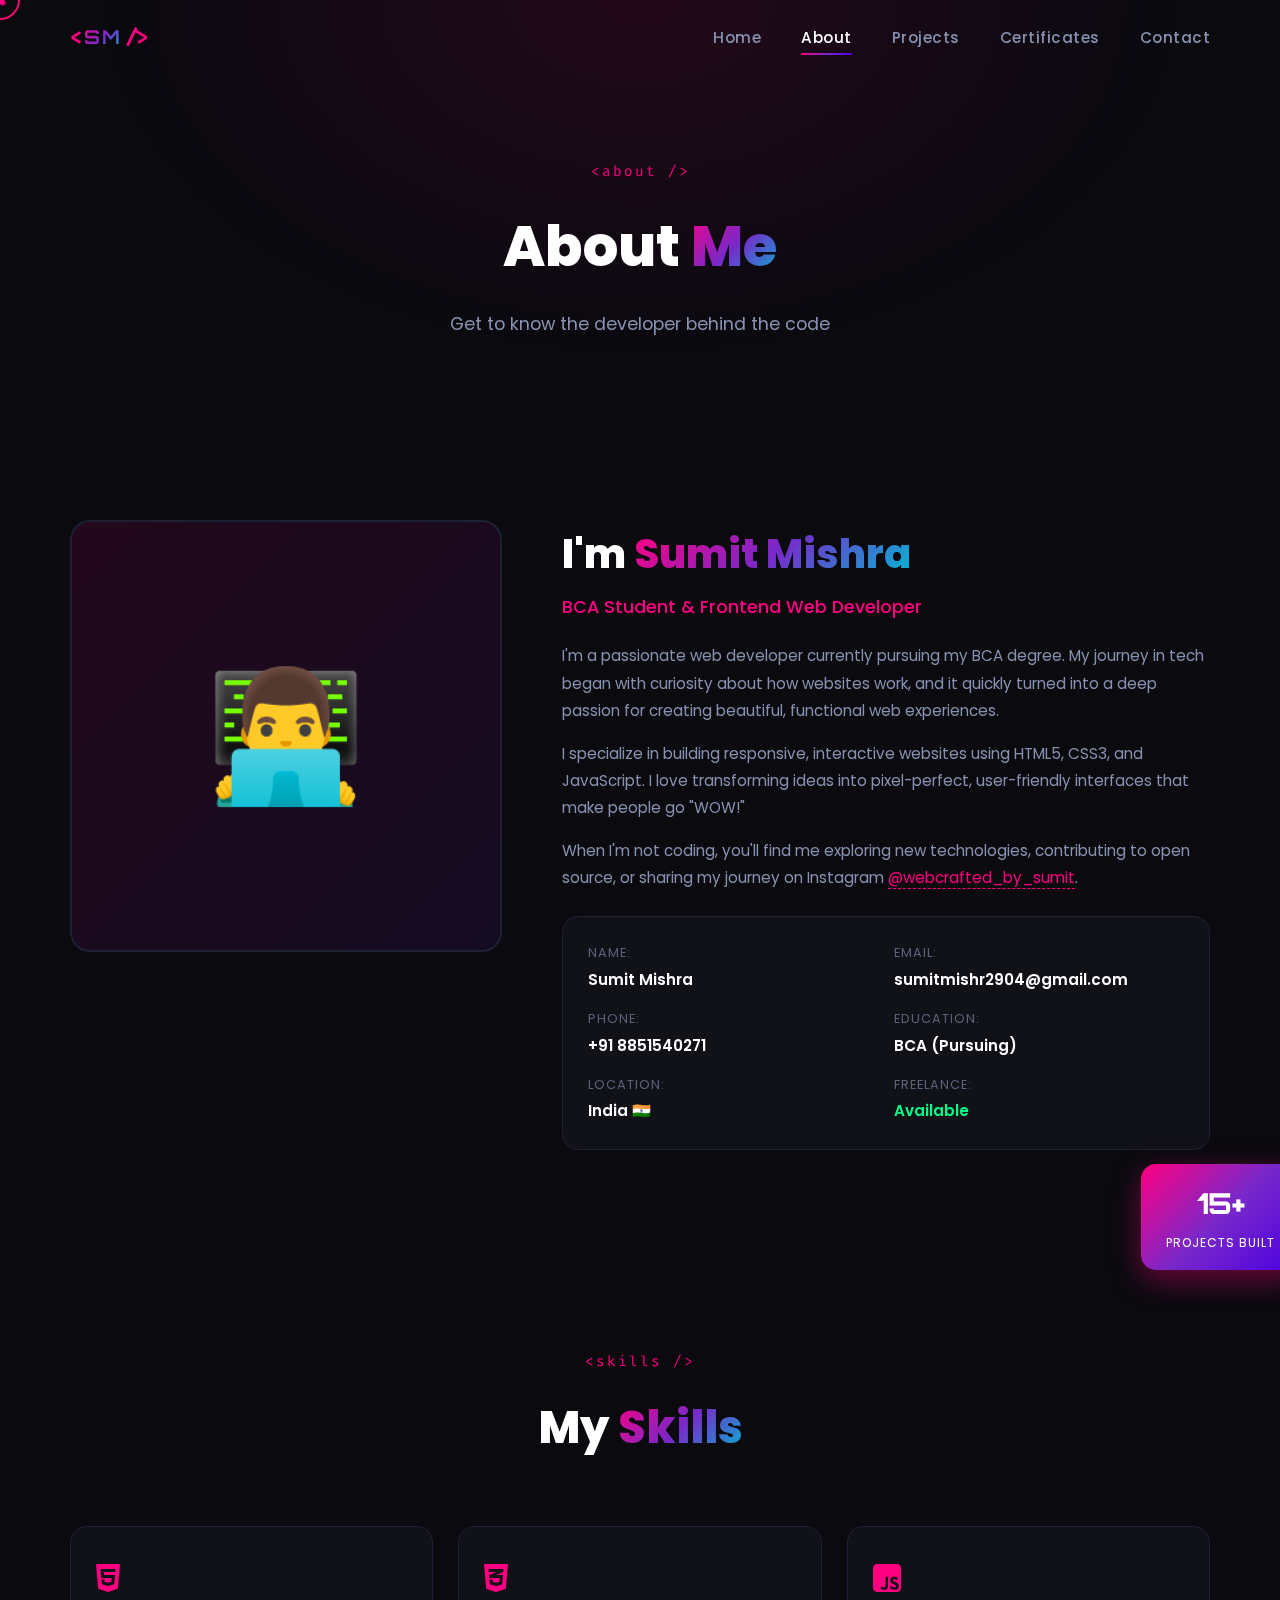
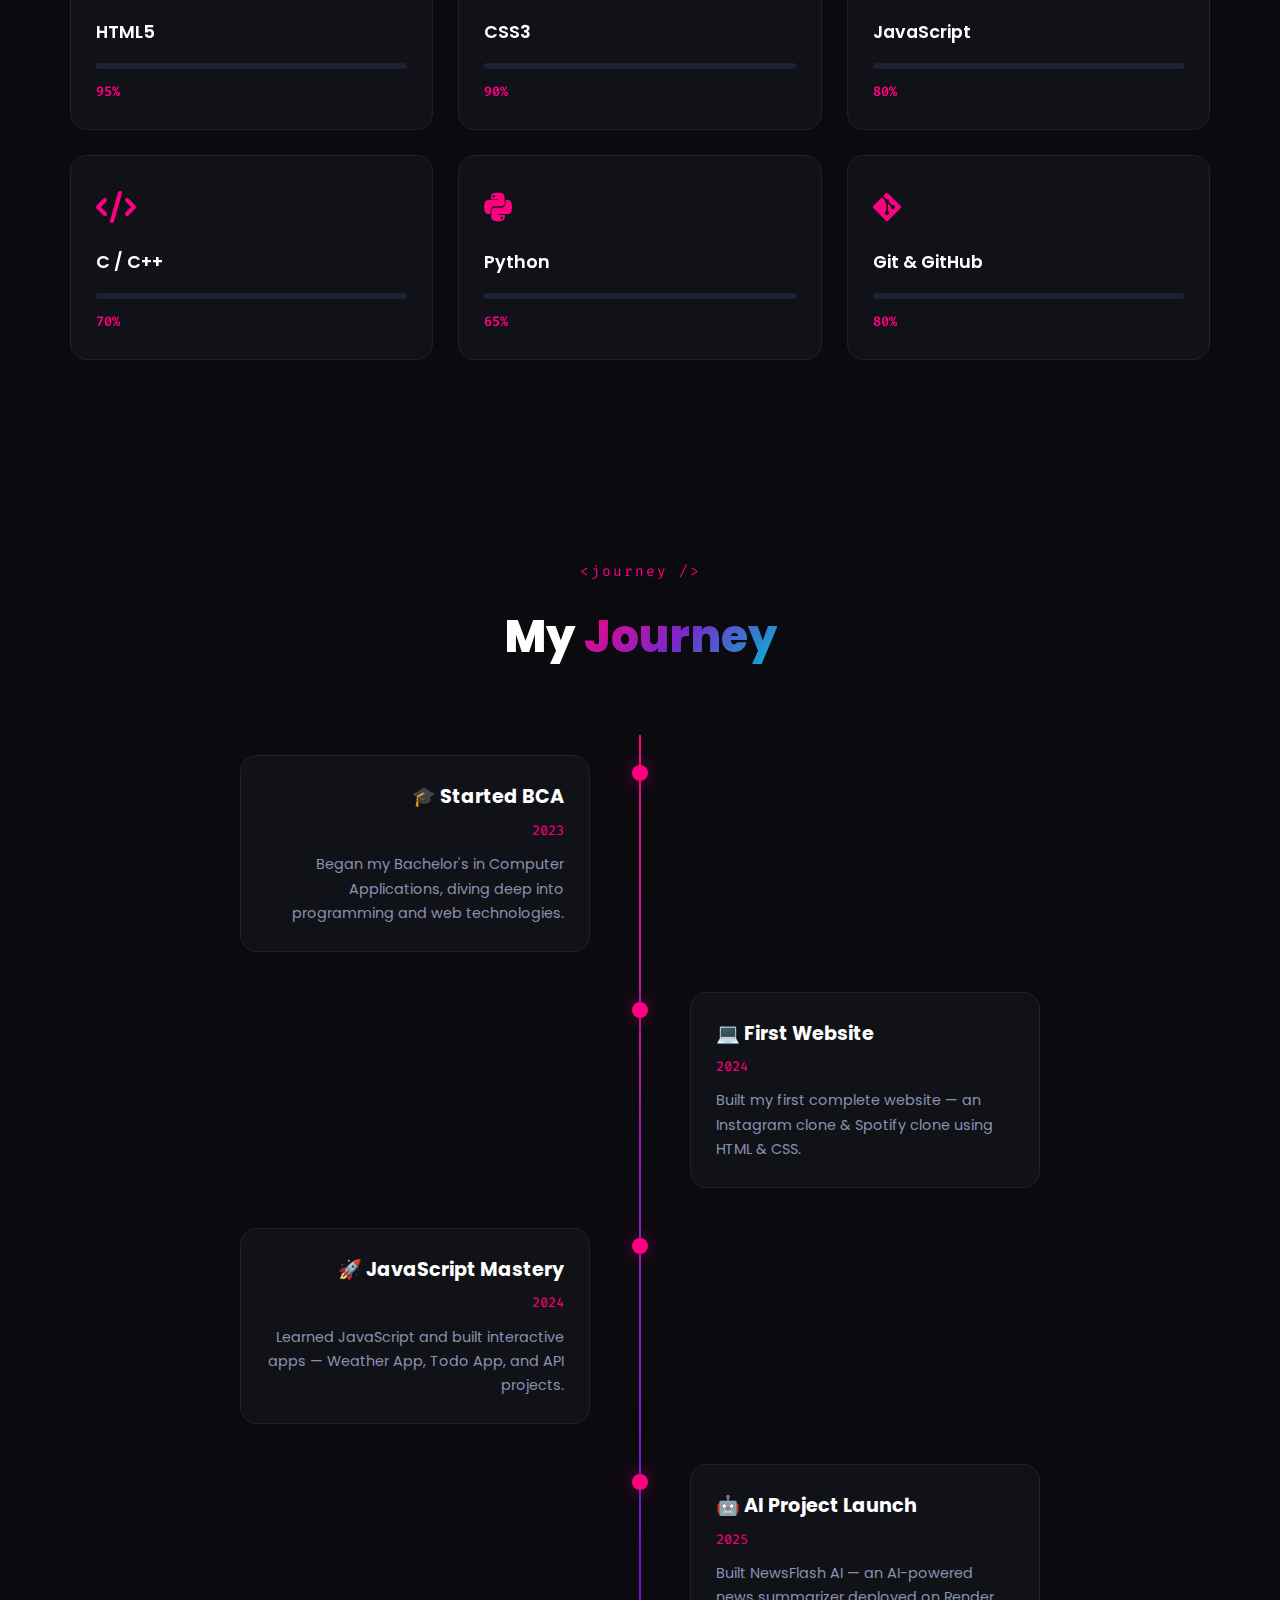
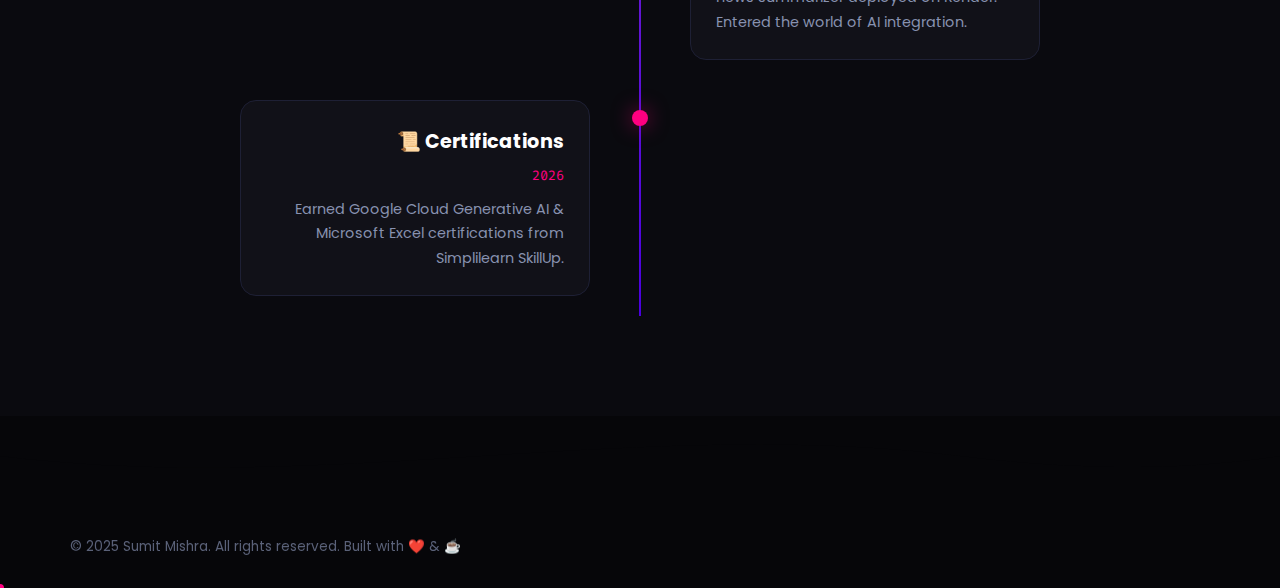
<file: about.html>
<!DOCTYPE html>
<html lang="en">
<head>
    <meta charset="UTF-8">
    <meta name="viewport" content="width=device-width, initial-scale=1.0">
    <title>About | Sumit Mishra</title>
    <link rel="stylesheet" href="css/style.css">
    <link rel="stylesheet" href="https://cdnjs.cloudflare.com/ajax/libs/font-awesome/6.5.0/css/all.min.css">
    <link href="https://fonts.googleapis.com/css2?family=Orbitron:wght@400;700;900&family=Poppins:wght@300;400;500;600;700;800&family=Fira+Code:wght@400;600&display=swap" rel="stylesheet">
</head>
<body>
    <div class="cursor-follower" id="cursor"></div>
    <div class="cursor-dot" id="cursorDot"></div>
    <canvas id="particles"></canvas>

    <!-- Navigation -->
    <nav class="navbar" id="navbar">
        <div class="nav-container">
            <a href="index.html" class="nav-logo">
                <span class="logo-bracket">&lt;</span>
                <span class="logo-text">SM</span>
                <span class="logo-bracket">/&gt;</span>
            </a>
            <ul class="nav-links" id="navLinks">
                <li><a href="index.html" class="nav-link" data-text="Home">Home</a></li>
                <li><a href="about.html" class="nav-link active" data-text="About">About</a></li>
                <li><a href="projects.html" class="nav-link" data-text="Projects">Projects</a></li>
                <li><a href="certificates.html" class="nav-link" data-text="Certificates">Certificates</a></li>
                <li><a href="contact.html" class="nav-link" data-text="Contact">Contact</a></li>
            </ul>
            <div class="nav-toggle" id="navToggle">
                <span></span><span></span><span></span>
            </div>
        </div>
    </nav>

    <!-- Page Header -->
    <section class="page-header">
        <div class="page-header-content">
            <span class="section-tag">&lt;about /&gt;</span>
            <h1 class="page-title">About <span class="gradient-text">Me</span></h1>
            <p class="page-subtitle">Get to know the developer behind the code</p>
        </div>
    </section>

    <!-- About Content -->
    <section class="about-section">
        <div class="section-container">
            <div class="about-grid">
                <div class="about-image-container">
                    <div class="about-image-wrapper">
                        <div class="about-image-placeholder">
                            <span class="placeholder-icon">👨‍💻</span>
                            <div class="image-border-anim"></div>
                        </div>
                    </div>
                    <div class="experience-badge">
                        <span class="exp-number">15+</span>
                        <span class="exp-text">Projects Built</span>
                    </div>
                </div>
                <div class="about-text">
                    <h2>I'm <span class="gradient-text">Sumit Mishra</span></h2>
                    <h3 class="about-role">BCA Student & Frontend Web Developer</h3>
                    <p>I'm a passionate web developer currently pursuing my BCA degree. My journey in tech began with curiosity about how websites work, and it quickly turned into a deep passion for creating beautiful, functional web experiences.</p>
                    <p>I specialize in building responsive, interactive websites using HTML5, CSS3, and JavaScript. I love transforming ideas into pixel-perfect, user-friendly interfaces that make people go "WOW!"</p>
                    <p>When I'm not coding, you'll find me exploring new technologies, contributing to open source, or sharing my journey on Instagram <a href="https://instagram.com/webcrafted_by_sumit" target="_blank" class="inline-link">@webcrafted_by_sumit</a>.</p>
                    
                    <div class="about-info-grid">
                        <div class="info-item">
                            <span class="info-label">Name:</span>
                            <span class="info-value">Sumit Mishra</span>
                        </div>
                        <div class="info-item">
                            <span class="info-label">Email:</span>
                            <span class="info-value">sumitmishr2904@gmail.com</span>
                        </div>
                        <div class="info-item">
                            <span class="info-label">Phone:</span>
                            <span class="info-value">+91 8851540271</span>
                        </div>
                        <div class="info-item">
                            <span class="info-label">Education:</span>
                            <span class="info-value">BCA (Pursuing)</span>
                        </div>
                        <div class="info-item">
                            <span class="info-label">Location:</span>
                            <span class="info-value">India 🇮🇳</span>
                        </div>
                        <div class="info-item">
                            <span class="info-label">Freelance:</span>
                            <span class="info-value available">Available</span>
                        </div>
                    </div>
                </div>
            </div>
        </div>
    </section>

    <!-- Skills Section -->
    <section class="skills-section">
        <div class="section-container">
            <div class="section-header">
                <span class="section-tag">&lt;skills /&gt;</span>
                <h2 class="section-title">My <span class="gradient-text">Skills</span></h2>
            </div>
            <div class="skills-grid">
                <div class="skill-card" data-aos="fade-up">
                    <div class="skill-icon"><i class="fab fa-html5"></i></div>
                    <h4>HTML5</h4>
                    <div class="skill-bar"><div class="skill-progress" data-width="95"></div></div>
                    <span class="skill-percent">95%</span>
                </div>
                <div class="skill-card" data-aos="fade-up">
                    <div class="skill-icon"><i class="fab fa-css3-alt"></i></div>
                    <h4>CSS3</h4>
                    <div class="skill-bar"><div class="skill-progress" data-width="90"></div></div>
                    <span class="skill-percent">90%</span>
                </div>
                <div class="skill-card" data-aos="fade-up">
                    <div class="skill-icon"><i class="fab fa-js-square"></i></div>
                    <h4>JavaScript</h4>
                    <div class="skill-bar"><div class="skill-progress" data-width="80"></div></div>
                    <span class="skill-percent">80%</span>
                </div>
                <div class="skill-card" data-aos="fade-up">
                    <div class="skill-icon"><i class="fas fa-code"></i></div>
                    <h4>C / C++</h4>
                    <div class="skill-bar"><div class="skill-progress" data-width="70"></div></div>
                    <span class="skill-percent">70%</span>
                </div>
                <div class="skill-card" data-aos="fade-up">
                    <div class="skill-icon"><i class="fab fa-python"></i></div>
                    <h4>Python</h4>
                    <div class="skill-bar"><div class="skill-progress" data-width="65"></div></div>
                    <span class="skill-percent">65%</span>
                </div>
                <div class="skill-card" data-aos="fade-up">
                    <div class="skill-icon"><i class="fab fa-git-alt"></i></div>
                    <h4>Git & GitHub</h4>
                    <div class="skill-bar"><div class="skill-progress" data-width="80"></div></div>
                    <span class="skill-percent">80%</span>
                </div>
            </div>
        </div>
    </section>

    <!-- Timeline -->
    <section class="timeline-section">
        <div class="section-container">
            <div class="section-header">
                <span class="section-tag">&lt;journey /&gt;</span>
                <h2 class="section-title">My <span class="gradient-text">Journey</span></h2>
            </div>
            <div class="timeline">
                <div class="timeline-item left">
                    <div class="timeline-dot"></div>
                    <div class="timeline-content">
                        <h3>🎓 Started BCA</h3>
                        <span class="timeline-date">2023</span>
                        <p>Began my Bachelor's in Computer Applications, diving deep into programming and web technologies.</p>
                    </div>
                </div>
                <div class="timeline-item right">
                    <div class="timeline-dot"></div>
                    <div class="timeline-content">
                        <h3>💻 First Website</h3>
                        <span class="timeline-date">2024</span>
                        <p>Built my first complete website — an Instagram clone & Spotify clone using HTML & CSS.</p>
                    </div>
                </div>
                <div class="timeline-item left">
                    <div class="timeline-dot"></div>
                    <div class="timeline-content">
                        <h3>🚀 JavaScript Mastery</h3>
                        <span class="timeline-date">2024</span>
                        <p>Learned JavaScript and built interactive apps — Weather App, Todo App, and API projects.</p>
                    </div>
                </div>
                <div class="timeline-item right">
                    <div class="timeline-dot"></div>
                    <div class="timeline-content">
                        <h3>🤖 AI Project Launch</h3>
                        <span class="timeline-date">2025</span>
                        <p>Built NewsFlash AI — an AI-powered news summarizer deployed on Render. Entered the world of AI integration.</p>
                    </div>
                </div>
                <div class="timeline-item left">
                    <div class="timeline-dot"></div>
                    <div class="timeline-content">
                        <h3>📜 Certifications</h3>
                        <span class="timeline-date">2026</span>
                        <p>Earned Google Cloud Generative AI & Microsoft Excel certifications from Simplilearn SkillUp.</p>
                    </div>
                </div>
            </div>
        </div>
    </section>

    <!-- Footer -->
    <footer class="footer">
        <div class="footer-wave">
            <svg viewBox="0 0 1440 100" preserveAspectRatio="none">
                <path d="M0,50 C360,100 720,0 1080,50 C1260,75 1380,60 1440,50 L1440,100 L0,100 Z" fill="currentColor"></path>
            </svg>
        </div>
        <div class="footer-container">
            <div class="footer-bottom">
                <p>&copy; 2025 Sumit Mishra. All rights reserved. Built with ❤️ & ☕</p>
            </div>
        </div>
    </footer>

    <script src="js/script.js"></script>
</body>
</html>
</file>
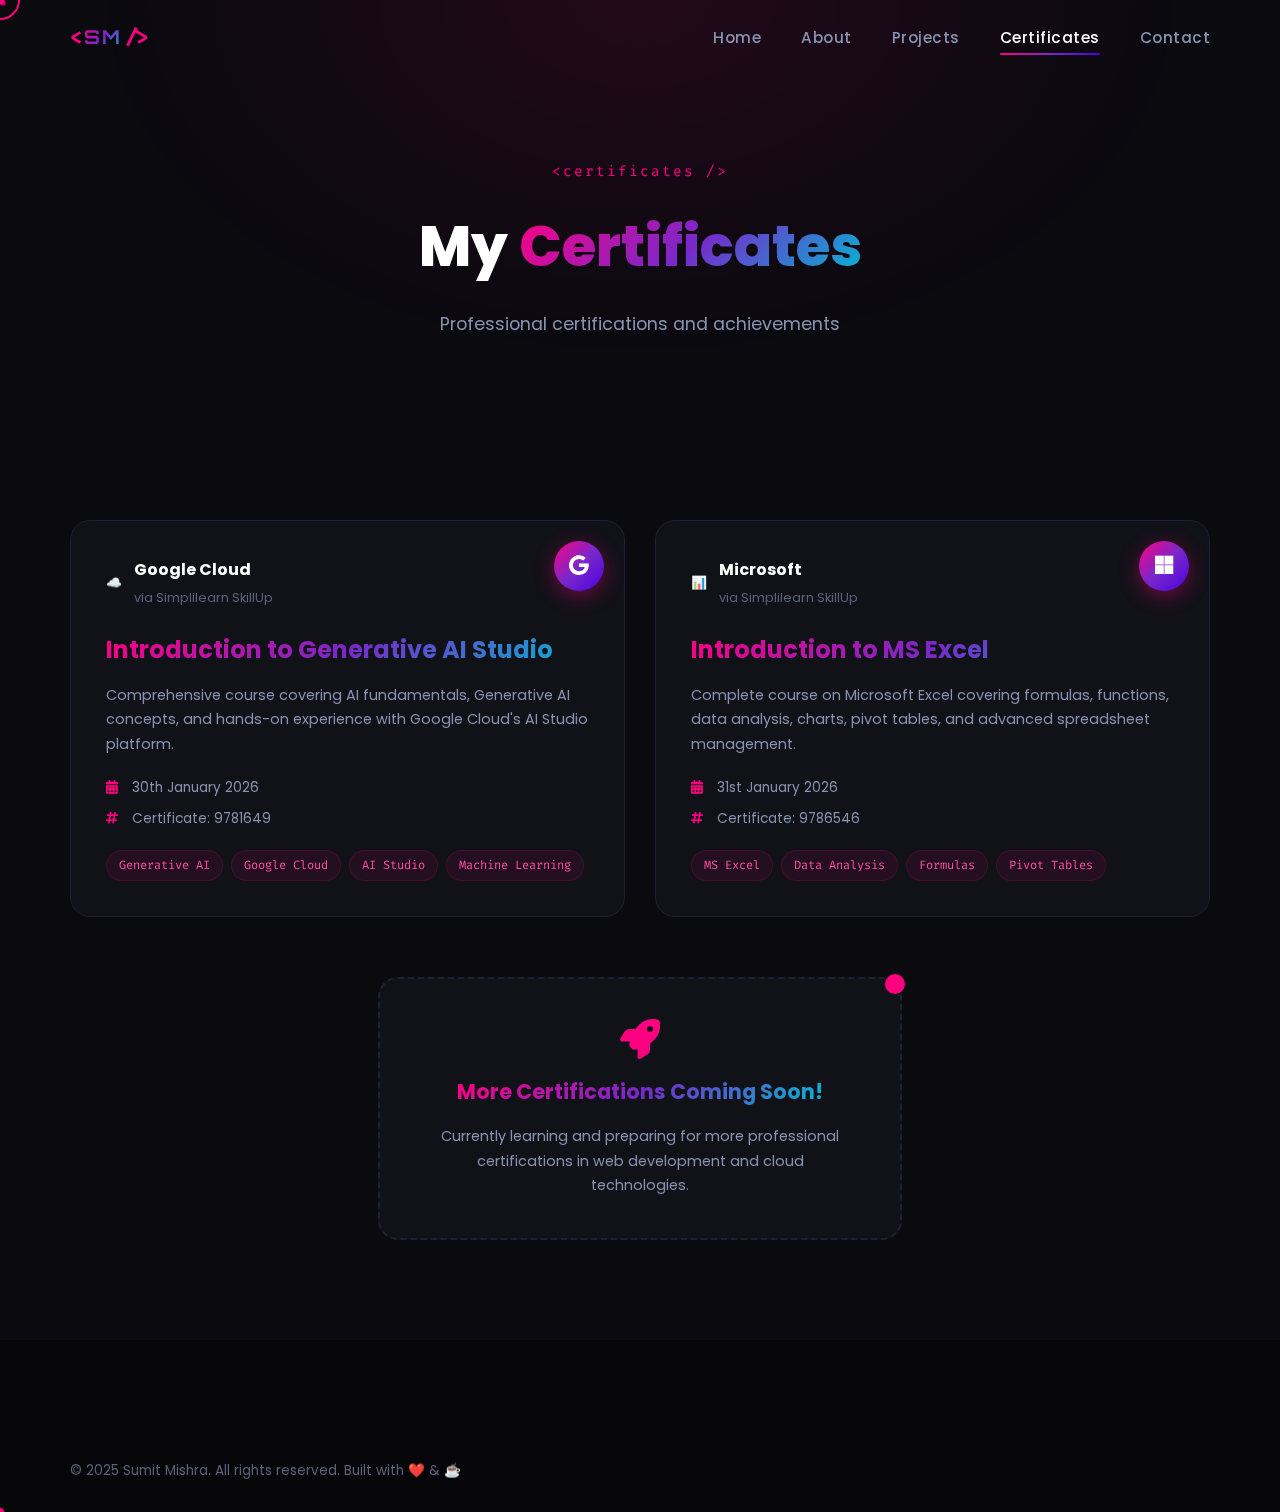
<file: certificates.html>
<!DOCTYPE html>
<html lang="en">
<head>
    <meta charset="UTF-8">
    <meta name="viewport" content="width=device-width, initial-scale=1.0">
    <title>Certificates | Sumit Mishra</title>
    <link rel="stylesheet" href="css/style.css">
    <link rel="stylesheet" href="https://cdnjs.cloudflare.com/ajax/libs/font-awesome/6.5.0/css/all.min.css">
    <link href="https://fonts.googleapis.com/css2?family=Orbitron:wght@400;700;900&family=Poppins:wght@300;400;500;600;700;800&family=Fira+Code:wght@400;600&display=swap" rel="stylesheet">
</head>
<body>
    <div class="cursor-follower" id="cursor"></div>
    <div class="cursor-dot" id="cursorDot"></div>
    <canvas id="particles"></canvas>

    <!-- Navigation -->
    <nav class="navbar" id="navbar">
        <div class="nav-container">
            <a href="index.html" class="nav-logo">
                <span class="logo-bracket">&lt;</span>
                <span class="logo-text">SM</span>
                <span class="logo-bracket">/&gt;</span>
            </a>
            <ul class="nav-links" id="navLinks">
                <li><a href="index.html" class="nav-link" data-text="Home">Home</a></li>
                <li><a href="about.html" class="nav-link" data-text="About">About</a></li>
                <li><a href="projects.html" class="nav-link" data-text="Projects">Projects</a></li>
                <li><a href="certificates.html" class="nav-link active" data-text="Certificates">Certificates</a></li>
                <li><a href="contact.html" class="nav-link" data-text="Contact">Contact</a></li>
            </ul>
            <div class="nav-toggle" id="navToggle">
                <span></span><span></span><span></span>
            </div>
        </div>
    </nav>

    <!-- Page Header -->
    <section class="page-header">
        <div class="page-header-content">
            <span class="section-tag">&lt;certificates /&gt;</span>
            <h1 class="page-title">My <span class="gradient-text">Certificates</span></h1>
            <p class="page-subtitle">Professional certifications and achievements</p>
        </div>
    </section>

    <!-- Certificates Section -->
    <section class="certificates-section">
        <div class="section-container">
            <div class="cert-grid">

                <!-- Certificate 1 -->
                <div class="cert-card" data-tilt>
                    <div class="cert-glow"></div>
                    <div class="cert-badge">
                        <i class="fab fa-google"></i>
                    </div>
                    <div class="cert-content">
                        <div class="cert-provider">
                            <span class="provider-logo">☁️</span>
                            <div>
                                <h4>Google Cloud</h4>
                                <span>via Simplilearn SkillUp</span>
                            </div>
                        </div>
                        <h3 class="cert-title">Introduction to Generative AI Studio</h3>
                        <p class="cert-description">Comprehensive course covering AI fundamentals, Generative AI concepts, and hands-on experience with Google Cloud's AI Studio platform.</p>
                        <div class="cert-meta">
                            <div class="meta-item">
                                <i class="fas fa-calendar-alt"></i>
                                <span>30th January 2026</span>
                            </div>
                            <div class="meta-item">
                                <i class="fas fa-hashtag"></i>
                                <span>Certificate: 9781649</span>
                            </div>
                        </div>
                        <div class="cert-skills">
                            <span>Generative AI</span>
                            <span>Google Cloud</span>
                            <span>AI Studio</span>
                            <span>Machine Learning</span>
                        </div>
                    </div>
                </div>

                <!-- Certificate 2 -->
                <div class="cert-card" data-tilt>
                    <div class="cert-glow"></div>
                    <div class="cert-badge">
                        <i class="fab fa-microsoft"></i>
                    </div>
                    <div class="cert-content">
                        <div class="cert-provider">
                            <span class="provider-logo">📊</span>
                            <div>
                                <h4>Microsoft</h4>
                                <span>via Simplilearn SkillUp</span>
                            </div>
                        </div>
                        <h3 class="cert-title">Introduction to MS Excel</h3>
                        <p class="cert-description">Complete course on Microsoft Excel covering formulas, functions, data analysis, charts, pivot tables, and advanced spreadsheet management.</p>
                        <div class="cert-meta">
                            <div class="meta-item">
                                <i class="fas fa-calendar-alt"></i>
                                <span>31st January 2026</span>
                            </div>
                            <div class="meta-item">
                                <i class="fas fa-hashtag"></i>
                                <span>Certificate: 9786546</span>
                            </div>
                        </div>
                        <div class="cert-skills">
                            <span>MS Excel</span>
                            <span>Data Analysis</span>
                            <span>Formulas</span>
                            <span>Pivot Tables</span>
                        </div>
                    </div>
                </div>

            </div>

            <!-- More Certs Coming Soon -->
            <div class="cert-coming-soon">
                <div class="coming-soon-card">
                    <div class="pulse-ring"></div>
                    <i class="fas fa-rocket"></i>
                    <h3>More Certifications Coming Soon!</h3>
                    <p>Currently learning and preparing for more professional certifications in web development and cloud technologies.</p>
                </div>
            </div>
        </div>
    </section>

    <!-- Footer -->
    <footer class="footer">
        <div class="footer-wave">
            <svg viewBox="0 0 1440 100" preserveAspectRatio="none">
                <path d="M0,50 C360,100 720,0 1080,50 C1260,75 1380,60 1440,50 L1440,100 L0,100 Z" fill="currentColor"></path>
            </svg>
        </div>
        <div class="footer-container">
            <div class="footer-bottom">
                <p>&copy; 2025 Sumit Mishra. All rights reserved. Built with ❤️ & ☕</p>
            </div>
        </div>
    </footer>

    <script src="js/script.js"></script>
</body>
</html>
</file>
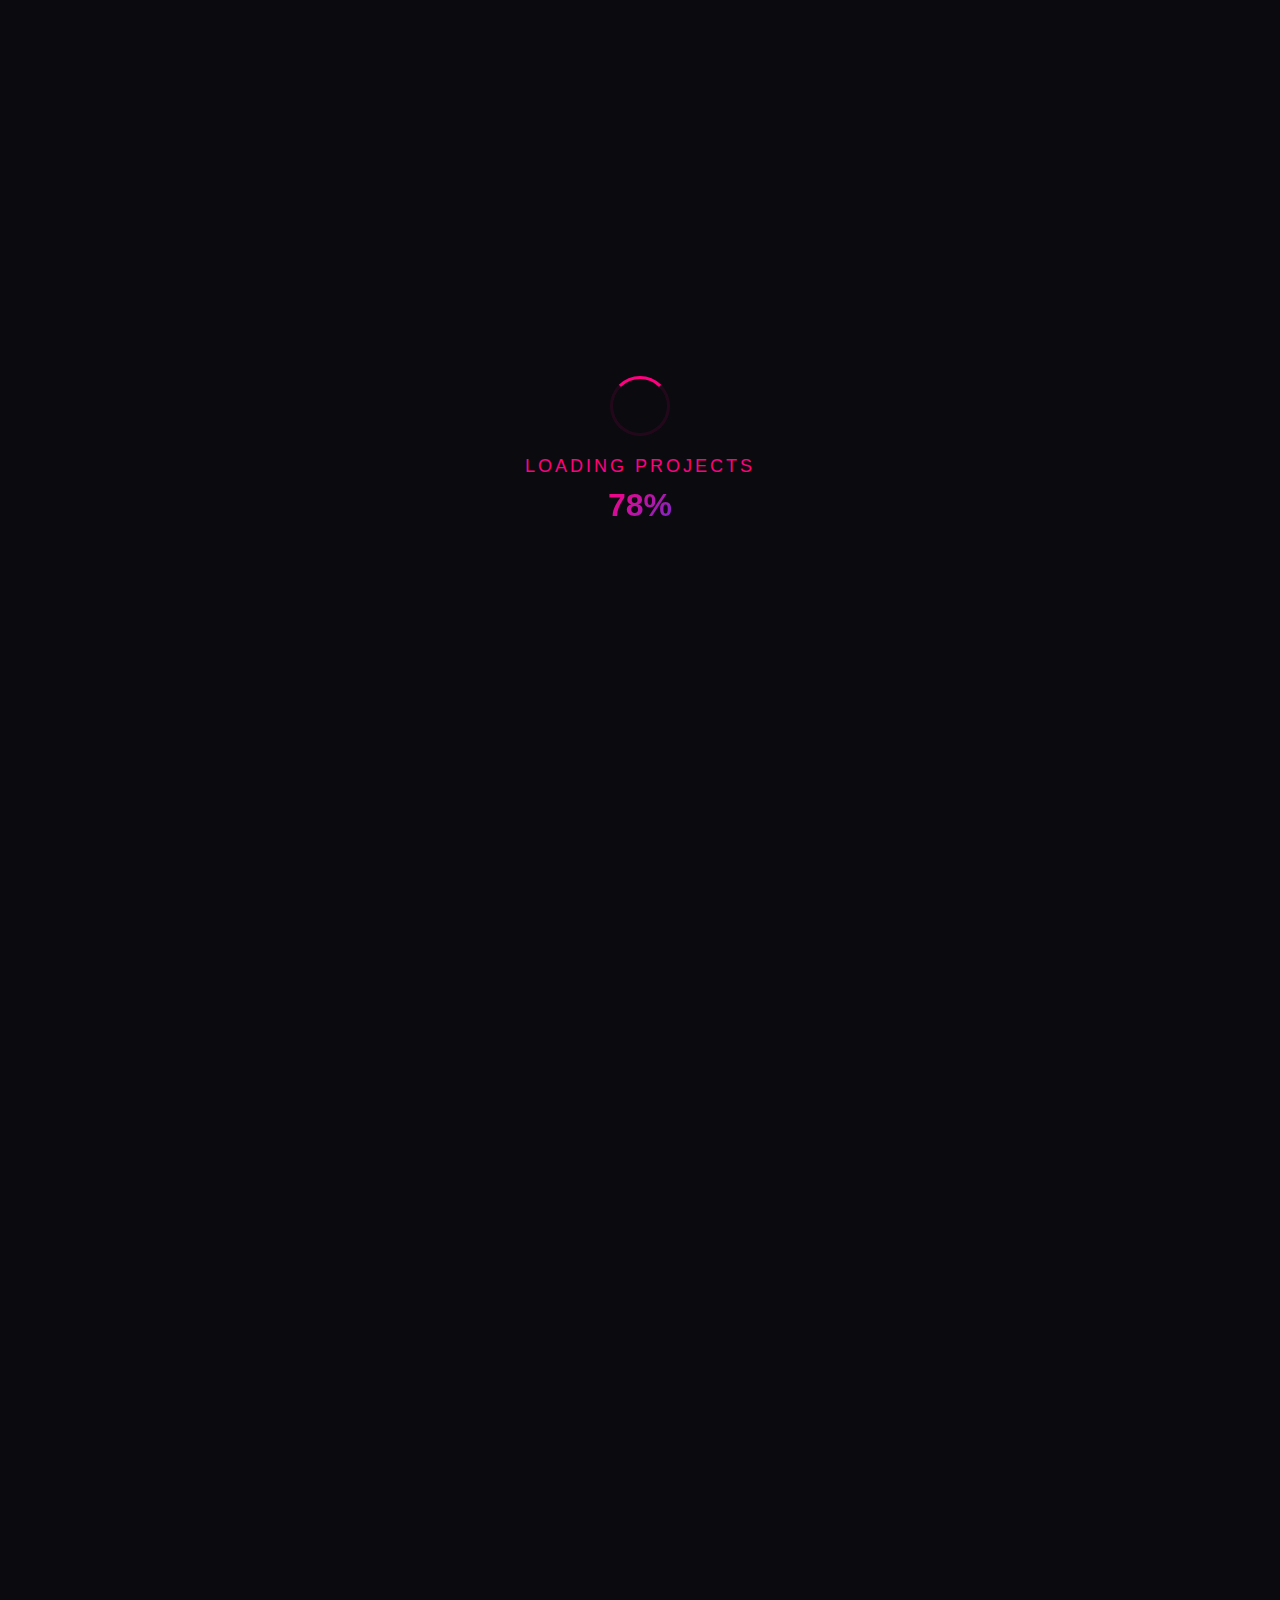
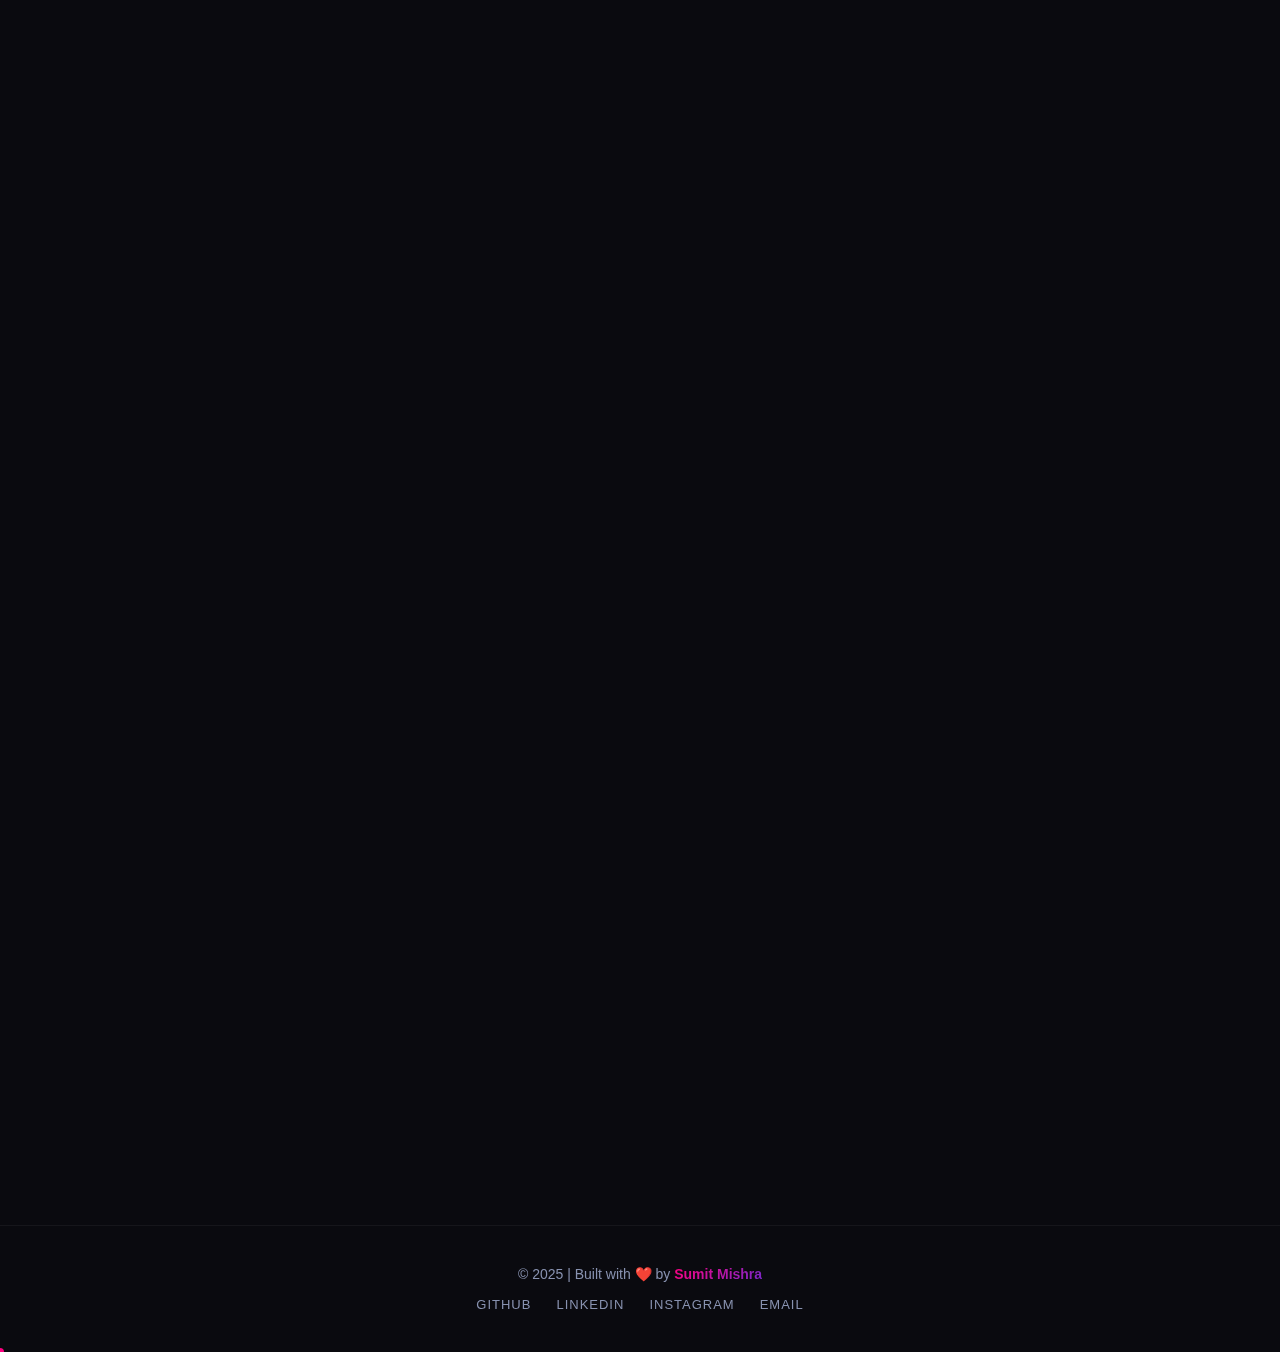
<file: projects.html>
<!DOCTYPE html>
<html lang="en">
<head>
    <meta charset="UTF-8">
    <meta name="viewport" content="width=device-width, initial-scale=1.0">
    <title>Projects | Sumit Mishra</title>
    <style>
        /* ============================================
           RESET & BASE
        ============================================ */
        * {
            margin: 0;
            padding: 0;
            box-sizing: border-box;
        }

        :root {
            --bg-primary: #0a0a0f;
            --bg-secondary: #12121a;
            --bg-card: #1a1a2e;
            --text-primary: #ffffff;
            --text-secondary: #8892b0;
            --accent-pink: #ff0080;
            --accent-purple: #7928ca;
            --accent-blue: #4a00e0;
            --accent-cyan: #00bcd4;
            --gradient-1: linear-gradient(135deg, #ff0080, #7928ca);
            --gradient-2: linear-gradient(135deg, #7928ca, #4a00e0);
            --gradient-3: linear-gradient(135deg, #4a00e0, #2196f3);
            --gradient-4: linear-gradient(135deg, #00bcd4, #2196f3);
        }

        body {
            font-family: 'Segoe UI', Tahoma, Geneva, Verdana, sans-serif;
            background: var(--bg-primary);
            color: var(--text-primary);
            overflow-x: hidden;
            cursor: default;
        }

        a {
            text-decoration: none;
            color: inherit;
        }

        /* ============================================
           PRELOADER
        ============================================ */
        .preloader {
            position: fixed;
            top: 0;
            left: 0;
            width: 100%;
            height: 100%;
            background: var(--bg-primary);
            display: flex;
            flex-direction: column;
            align-items: center;
            justify-content: center;
            z-index: 99999;
            transition: opacity 0.6s ease, visibility 0.6s ease;
        }

        .preloader.hide {
            opacity: 0;
            visibility: hidden;
        }

        .preloader-spinner {
            width: 60px;
            height: 60px;
            border: 3px solid rgba(255, 0, 128, 0.1);
            border-top: 3px solid #ff0080;
            border-radius: 50%;
            animation: spin 0.8s linear infinite;
        }

        .preloader-text {
            margin-top: 20px;
            font-size: 18px;
            color: var(--accent-pink);
            letter-spacing: 3px;
            animation: pulse 1.5s ease-in-out infinite;
        }

        .preloader-counter {
            margin-top: 10px;
            font-size: 32px;
            font-weight: 800;
            background: var(--gradient-1);
            -webkit-background-clip: text;
            -webkit-text-fill-color: transparent;
            background-clip: text;
        }

        @keyframes spin {
            to { transform: rotate(360deg); }
        }

        @keyframes pulse {
            0%, 100% { opacity: 0.5; }
            50% { opacity: 1; }
        }

        /* ============================================
           SCROLL PROGRESS BAR
        ============================================ */
        .scroll-progress {
            position: fixed;
            top: 0;
            left: 0;
            height: 4px;
            background: var(--gradient-1);
            z-index: 10000;
            transition: width 0.1s ease;
            border-radius: 0 2px 2px 0;
            box-shadow: 0 0 10px rgba(255, 0, 128, 0.5);
        }

        /* ============================================
           CUSTOM CURSOR
        ============================================ */
        .cursor-dot {
            position: fixed;
            width: 8px;
            height: 8px;
            background: #ff0080;
            border-radius: 50%;
            pointer-events: none;
            z-index: 99998;
            transform: translate(-50%, -50%);
            transition: transform 0.1s ease;
        }

        .cursor-outline {
            position: fixed;
            width: 35px;
            height: 35px;
            border: 2px solid rgba(255, 0, 128, 0.5);
            border-radius: 50%;
            pointer-events: none;
            z-index: 99997;
            transform: translate(-50%, -50%);
        }

        .cursor-dot.cursor-hover {
            transform: translate(-50%, -50%) scale(2.5);
            background: rgba(255, 0, 128, 0.5);
        }

        .cursor-outline.cursor-hover {
            transform: translate(-50%, -50%) scale(1.8);
            border-color: transparent;
        }

        /* ============================================
           PARTICLE CANVAS
        ============================================ */
        #particles-canvas {
            position: fixed;
            top: 0;
            left: 0;
            width: 100%;
            height: 100%;
            z-index: 0;
            pointer-events: none;
        }

        /* ============================================
           NAVBAR
        ============================================ */
        .navbar {
            position: fixed;
            top: 0;
            left: 0;
            width: 100%;
            padding: 18px 60px;
            display: flex;
            justify-content: space-between;
            align-items: center;
            z-index: 1000;
            transition: all 0.4s ease;
            background: transparent;
        }

        .navbar.scrolled {
            background: rgba(10, 10, 15, 0.95);
            backdrop-filter: blur(20px);
            padding: 12px 60px;
            box-shadow: 0 5px 30px rgba(0, 0, 0, 0.3);
            border-bottom: 1px solid rgba(255, 0, 128, 0.1);
        }

        .nav-logo {
            font-size: 26px;
            font-weight: 800;
            background: var(--gradient-1);
            -webkit-background-clip: text;
            -webkit-text-fill-color: transparent;
            background-clip: text;
            letter-spacing: 1px;
            cursor: pointer;
            transition: transform 0.3s ease;
        }

        .nav-logo:hover {
            transform: scale(1.05);
        }

        .nav-links {
            display: flex;
            gap: 35px;
            list-style: none;
        }

        .nav-link {
            color: var(--text-secondary);
            font-size: 15px;
            font-weight: 500;
            letter-spacing: 1px;
            text-transform: uppercase;
            position: relative;
            padding: 5px 0;
            transition: color 0.3s ease;
        }

        .nav-link::after {
            content: '';
            position: absolute;
            bottom: 0;
            left: 0;
            width: 0;
            height: 2px;
            background: var(--gradient-1);
            transition: width 0.3s ease;
            border-radius: 2px;
        }

        .nav-link:hover,
        .nav-link.active {
            color: var(--text-primary);
        }

        .nav-link:hover::after,
        .nav-link.active::after {
            width: 100%;
        }

        .hamburger {
            display: none;
            flex-direction: column;
            gap: 6px;
            cursor: pointer;
            z-index: 1001;
        }

        .hamburger span {
            width: 28px;
            height: 2px;
            background: var(--text-primary);
            transition: all 0.3s ease;
            border-radius: 2px;
        }

        .hamburger.active span:nth-child(1) {
            transform: rotate(45deg) translate(6px, 6px);
        }

        .hamburger.active span:nth-child(2) {
            opacity: 0;
        }

        .hamburger.active span:nth-child(3) {
            transform: rotate(-45deg) translate(6px, -6px);
        }

        .mobile-menu {
            display: none;
            position: fixed;
            top: 0;
            right: -100%;
            width: 280px;
            height: 100vh;
            background: rgba(10, 10, 15, 0.98);
            backdrop-filter: blur(20px);
            padding: 100px 40px;
            transition: right 0.4s ease;
            z-index: 999;
            border-left: 1px solid rgba(255, 0, 128, 0.1);
        }

        .mobile-menu.active {
            right: 0;
        }

        .mobile-menu .nav-link {
            display: block;
            margin-bottom: 30px;
            font-size: 18px;
        }

        /* ============================================
           PAGE HERO
        ============================================ */
        .page-hero {
            min-height: 50vh;
            display: flex;
            align-items: center;
            justify-content: center;
            text-align: center;
            position: relative;
            padding: 140px 20px 60px;
            overflow: hidden;
        }

        .page-hero::before {
            content: '';
            position: absolute;
            top: 0;
            left: 0;
            width: 100%;
            height: 100%;
            background: radial-gradient(ellipse at center, rgba(121, 40, 202, 0.15), transparent 70%);
            pointer-events: none;
        }

        .hero-badge {
            display: inline-block;
            padding: 8px 24px;
            background: rgba(255, 0, 128, 0.1);
            border: 1px solid rgba(255, 0, 128, 0.3);
            border-radius: 50px;
            font-size: 14px;
            color: var(--accent-pink);
            letter-spacing: 3px;
            text-transform: uppercase;
            margin-bottom: 20px;
            animation: fadeInDown 0.8s ease;
        }

        .page-hero h1 {
            font-size: 60px;
            font-weight: 800;
            line-height: 1.1;
            margin-bottom: 15px;
            animation: fadeInUp 0.8s ease 0.2s both;
        }

        .page-hero h1 .gradient-text {
            background: var(--gradient-1);
            -webkit-background-clip: text;
            -webkit-text-fill-color: transparent;
            background-clip: text;
        }

        .page-hero p {
            font-size: 18px;
            color: var(--text-secondary);
            max-width: 600px;
            margin: 0 auto;
            line-height: 1.7;
            animation: fadeInUp 0.8s ease 0.4s both;
        }

        .hero-stats {
            display: flex;
            gap: 50px;
            justify-content: center;
            margin-top: 40px;
            animation: fadeInUp 0.8s ease 0.6s both;
        }

        .hero-stat {
            text-align: center;
        }

        .hero-stat-number {
            font-size: 36px;
            font-weight: 800;
            background: var(--gradient-1);
            -webkit-background-clip: text;
            -webkit-text-fill-color: transparent;
            background-clip: text;
        }

        .hero-stat-label {
            font-size: 13px;
            color: var(--text-secondary);
            text-transform: uppercase;
            letter-spacing: 2px;
            margin-top: 5px;
        }

        /* ============================================
           FILTER BUTTONS
        ============================================ */
        .filter-section {
            display: flex;
            justify-content: center;
            gap: 15px;
            flex-wrap: wrap;
            padding: 20px;
            margin-bottom: 30px;
            position: relative;
            z-index: 2;
        }

        .filter-btn {
            padding: 10px 28px;
            border: 1px solid rgba(255, 0, 128, 0.3);
            background: transparent;
            color: var(--text-secondary);
            font-size: 14px;
            font-weight: 500;
            letter-spacing: 1px;
            text-transform: uppercase;
            border-radius: 50px;
            cursor: pointer;
            transition: all 0.4s ease;
            position: relative;
            overflow: hidden;
        }

        .filter-btn::before {
            content: '';
            position: absolute;
            top: 0;
            left: -100%;
            width: 100%;
            height: 100%;
            background: var(--gradient-1);
            transition: left 0.4s ease;
            z-index: -1;
        }

        .filter-btn:hover::before,
        .filter-btn.active::before {
            left: 0;
        }

        .filter-btn:hover,
        .filter-btn.active {
            color: #fff;
            border-color: transparent;
            box-shadow: 0 5px 20px rgba(255, 0, 128, 0.3);
            transform: translateY(-2px);
        }

        /* ============================================
           PROJECTS GRID
        ============================================ */
        .projects-container {
            max-width: 1300px;
            margin: 0 auto;
            padding: 0 30px 80px;
            position: relative;
            z-index: 2;
        }

        .projects-grid {
            display: grid;
            grid-template-columns: repeat(auto-fill, minmax(380px, 1fr));
            gap: 30px;
        }

        /* ============================================
           PROJECT CARD
        ============================================ */
        .project-card {
            background: var(--bg-card);
            border-radius: 20px;
            overflow: hidden;
            position: relative;
            border: 1px solid rgba(255, 255, 255, 0.05);
            transition: all 0.5s cubic-bezier(0.23, 1, 0.32, 1);
            opacity: 0;
            transform: translateY(40px);
        }

        .project-card.revealed {
            opacity: 1;
            transform: translateY(0);
        }

        .project-card:hover {
            transform: translateY(-10px);
            border-color: rgba(255, 0, 128, 0.3);
            box-shadow:
                0 20px 60px rgba(0, 0, 0, 0.4),
                0 0 40px rgba(255, 0, 128, 0.1);
        }

        .project-card::before {
            content: '';
            position: absolute;
            top: 0;
            left: 0;
            width: 100%;
            height: 100%;
            background: linear-gradient(135deg, rgba(255, 0, 128, 0.05), rgba(121, 40, 202, 0.05));
            opacity: 0;
            transition: opacity 0.4s ease;
            pointer-events: none;
            z-index: 1;
        }

        .project-card:hover::before {
            opacity: 1;
        }

        /* Glare Effect */
        .glare {
            position: absolute;
            top: 0;
            left: 0;
            width: 100%;
            height: 100%;
            pointer-events: none;
            z-index: 2;
            border-radius: 20px;
        }

        /* Card Image */
        .card-image {
            position: relative;
            height: 220px;
            overflow: hidden;
            background: var(--bg-secondary);
        }

        .card-image .project-icon {
            position: absolute;
            top: 50%;
            left: 50%;
            transform: translate(-50%, -50%);
            font-size: 70px;
            transition: transform 0.5s ease;
        }

        .project-card:hover .project-icon {
            transform: translate(-50%, -50%) scale(1.2) rotate(5deg);
        }

        .card-image .project-gradient {
            position: absolute;
            top: 0;
            left: 0;
            width: 100%;
            height: 100%;
            opacity: 0.15;
        }

        /* Card Ribbon */
        .card-ribbon {
            position: absolute;
            top: 15px;
            right: -35px;
            padding: 5px 40px;
            font-size: 11px;
            font-weight: 700;
            letter-spacing: 2px;
            text-transform: uppercase;
            transform: rotate(45deg);
            z-index: 3;
        }

        .ribbon-featured {
            background: var(--gradient-1);
            color: #fff;
        }

        .ribbon-api {
            background: linear-gradient(135deg, #00bcd4, #2196f3);
            color: #fff;
        }

        .ribbon-frontend {
            background: linear-gradient(135deg, #ff9800, #f44336);
            color: #fff;
        }

        .ribbon-clone {
            background: linear-gradient(135deg, #4caf50, #009688);
            color: #fff;
        }

        /* Card Status */
        .card-status {
            position: absolute;
            top: 15px;
            left: 15px;
            display: flex;
            align-items: center;
            gap: 6px;
            padding: 4px 12px;
            background: rgba(0, 0, 0, 0.5);
            backdrop-filter: blur(10px);
            border-radius: 50px;
            font-size: 11px;
            z-index: 3;
        }

        .status-dot {
            width: 8px;
            height: 8px;
            border-radius: 50%;
            animation: statusBlink 2s ease-in-out infinite;
        }

        .status-live {
            background: #4caf50;
            box-shadow: 0 0 8px rgba(76, 175, 80, 0.5);
        }

        @keyframes statusBlink {
            0%, 100% { opacity: 1; }
            50% { opacity: 0.3; }
        }

        /* Card Body */
        .card-body {
            padding: 25px;
            position: relative;
            z-index: 2;
        }

        .card-category {
            display: inline-block;
            padding: 3px 12px;
            font-size: 11px;
            font-weight: 600;
            letter-spacing: 2px;
            text-transform: uppercase;
            border-radius: 50px;
            margin-bottom: 12px;
        }

        .cat-ai {
            background: rgba(255, 0, 128, 0.1);
            color: #ff0080;
            border: 1px solid rgba(255, 0, 128, 0.2);
        }

        .cat-web {
            background: rgba(121, 40, 202, 0.1);
            color: #7928ca;
            border: 1px solid rgba(121, 40, 202, 0.2);
        }

        .cat-api {
            background: rgba(0, 188, 212, 0.1);
            color: #00bcd4;
            border: 1px solid rgba(0, 188, 212, 0.2);
        }

        .cat-clone {
            background: rgba(76, 175, 80, 0.1);
            color: #4caf50;
            border: 1px solid rgba(76, 175, 80, 0.2);
        }

        .cat-tool {
            background: rgba(255, 152, 0, 0.1);
            color: #ff9800;
            border: 1px solid rgba(255, 152, 0, 0.2);
        }

        .card-title {
            font-size: 22px;
            font-weight: 700;
            margin-bottom: 10px;
            transition: color 0.3s ease;
        }

        .project-card:hover .card-title {
            background: var(--gradient-1);
            -webkit-background-clip: text;
            -webkit-text-fill-color: transparent;
            background-clip: text;
        }

        .card-description {
            font-size: 14px;
            color: var(--text-secondary);
            line-height: 1.7;
            margin-bottom: 18px;
        }

        /* Tech Tags */
        .tech-tags {
            display: flex;
            flex-wrap: wrap;
            gap: 8px;
            margin-bottom: 20px;
        }

        .tech-tag {
            padding: 4px 12px;
            font-size: 11px;
            font-weight: 500;
            background: rgba(255, 255, 255, 0.05);
            border: 1px solid rgba(255, 255, 255, 0.1);
            border-radius: 50px;
            color: var(--text-secondary);
            transition: all 0.3s ease;
        }

        .tech-tag:hover {
            background: rgba(255, 0, 128, 0.1);
            border-color: rgba(255, 0, 128, 0.3);
            color: var(--accent-pink);
            transform: translateY(-2px);
        }

        /* Card Actions */
        .card-actions {
            display: flex;
            gap: 12px;
        }

        .card-btn {
            flex: 1;
            padding: 10px 16px;
            border-radius: 10px;
            font-size: 13px;
            font-weight: 600;
            text-align: center;
            letter-spacing: 0.5px;
            cursor: pointer;
            transition: all 0.4s ease;
            display: flex;
            align-items: center;
            justify-content: center;
            gap: 6px;
            border: none;
            text-decoration: none;
        }

        .btn-live {
            background: var(--gradient-1);
            color: #fff;
            box-shadow: 0 4px 15px rgba(255, 0, 128, 0.3);
        }

        .btn-live:hover {
            transform: translateY(-3px);
            box-shadow: 0 8px 25px rgba(255, 0, 128, 0.5);
        }

        .btn-code {
            background: rgba(255, 255, 255, 0.05);
            color: var(--text-secondary);
            border: 1px solid rgba(255, 255, 255, 0.1);
        }

        .btn-code:hover {
            background: rgba(255, 255, 255, 0.1);
            color: var(--text-primary);
            border-color: rgba(255, 0, 128, 0.3);
            transform: translateY(-3px);
        }

        /* ============================================
           FEATURED PROJECT (Large Card)
        ============================================ */
        .featured-project {
            grid-column: 1 / -1;
            display: grid;
            grid-template-columns: 1fr 1fr;
            gap: 0;
            background: var(--bg-card);
            border-radius: 24px;
            overflow: hidden;
            border: 1px solid rgba(255, 0, 128, 0.15);
            position: relative;
            transition: all 0.5s ease;
            opacity: 0;
            transform: translateY(40px);
        }

        .featured-project.revealed {
            opacity: 1;
            transform: translateY(0);
        }

        .featured-project:hover {
            border-color: rgba(255, 0, 128, 0.4);
            box-shadow:
                0 30px 80px rgba(0, 0, 0, 0.5),
                0 0 60px rgba(255, 0, 128, 0.1);
            transform: translateY(-5px);
        }

        .featured-project::after {
            content: '⭐ FEATURED';
            position: absolute;
            top: 20px;
            right: 20px;
            padding: 6px 16px;
            background: var(--gradient-1);
            border-radius: 50px;
            font-size: 11px;
            font-weight: 700;
            letter-spacing: 2px;
            z-index: 3;
        }

        .featured-image {
            height: 100%;
            min-height: 350px;
            display: flex;
            align-items: center;
            justify-content: center;
            position: relative;
            overflow: hidden;
        }

        .featured-image .project-gradient {
            position: absolute;
            width: 100%;
            height: 100%;
            opacity: 0.2;
        }

        .featured-image .project-icon {
            font-size: 100px;
            z-index: 1;
            transition: transform 0.5s ease;
        }

        .featured-project:hover .featured-image .project-icon {
            transform: scale(1.15) rotate(5deg);
        }

        .featured-content {
            padding: 50px 40px;
            display: flex;
            flex-direction: column;
            justify-content: center;
        }

        .featured-content .card-category {
            margin-bottom: 15px;
        }

        .featured-content .card-title {
            font-size: 32px;
            margin-bottom: 15px;
        }

        .featured-content .card-description {
            font-size: 16px;
            margin-bottom: 25px;
        }

        .featured-highlights {
            list-style: none;
            margin-bottom: 25px;
        }

        .featured-highlights li {
            padding: 6px 0;
            font-size: 14px;
            color: var(--text-secondary);
            display: flex;
            align-items: center;
            gap: 10px;
        }

        .featured-highlights li::before {
            content: '▹';
            color: var(--accent-pink);
            font-size: 16px;
        }

        /* ============================================
           BACK TO TOP
        ============================================ */
        .back-to-top {
            position: fixed;
            bottom: 30px;
            right: 30px;
            width: 50px;
            height: 50px;
            background: var(--gradient-1);
            border: none;
            border-radius: 50%;
            color: #fff;
            font-size: 22px;
            cursor: pointer;
            z-index: 998;
            display: flex;
            align-items: center;
            justify-content: center;
            opacity: 0;
            visibility: hidden;
            transform: translateY(20px);
            transition: all 0.4s ease;
            box-shadow: 0 5px 20px rgba(255, 0, 128, 0.4);
        }

        .back-to-top.visible {
            opacity: 1;
            visibility: visible;
            transform: translateY(0);
        }

        .back-to-top:hover {
            transform: translateY(-5px) scale(1.1);
            box-shadow: 0 10px 30px rgba(255, 0, 128, 0.6);
        }

        /* ============================================
           FOOTER
        ============================================ */
        .footer {
            text-align: center;
            padding: 40px 20px;
            border-top: 1px solid rgba(255, 255, 255, 0.05);
            position: relative;
            z-index: 2;
        }

        .footer p {
            color: var(--text-secondary);
            font-size: 14px;
        }

        .footer .gradient-text {
            background: var(--gradient-1);
            -webkit-background-clip: text;
            -webkit-text-fill-color: transparent;
            background-clip: text;
            font-weight: 700;
        }

        .footer-links {
            display: flex;
            justify-content: center;
            gap: 25px;
            margin-top: 15px;
        }

        .footer-links a {
            color: var(--text-secondary);
            font-size: 13px;
            transition: color 0.3s ease;
            letter-spacing: 1px;
            text-transform: uppercase;
        }

        .footer-links a:hover {
            color: var(--accent-pink);
        }

        /* ============================================
           ANIMATIONS
        ============================================ */
        @keyframes fadeInUp {
            from {
                opacity: 0;
                transform: translateY(30px);
            }
            to {
                opacity: 1;
                transform: translateY(0);
            }
        }

        @keyframes fadeInDown {
            from {
                opacity: 0;
                transform: translateY(-20px);
            }
            to {
                opacity: 1;
                transform: translateY(0);
            }
        }

        @keyframes float {
            0%, 100% { transform: translateY(0); }
            50% { transform: translateY(-15px); }
        }

        /* ============================================
           RESPONSIVE
        ============================================ */
        @media (max-width: 1024px) {
            .featured-project {
                grid-template-columns: 1fr;
            }

            .featured-image {
                min-height: 250px;
            }

            .featured-content {
                padding: 30px;
            }

            .projects-grid {
                grid-template-columns: repeat(auto-fill, minmax(320px, 1fr));
            }
        }

        @media (max-width: 768px) {
            .navbar {
                padding: 15px 25px;
            }

            .nav-links {
                display: none;
            }

            .hamburger {
                display: flex;
            }

            .mobile-menu {
                display: block;
            }

            .page-hero h1 {
                font-size: 36px;
            }

            .page-hero p {
                font-size: 15px;
            }

            .hero-stats {
                gap: 25px;
            }

            .hero-stat-number {
                font-size: 26px;
            }

            .projects-grid {
                grid-template-columns: 1fr;
                padding: 0 15px;
            }

            .projects-container {
                padding: 0 15px 60px;
            }

            .featured-content .card-title {
                font-size: 24px;
            }

            .filter-section {
                gap: 8px;
            }

            .filter-btn {
                padding: 8px 18px;
                font-size: 12px;
            }

            .cursor-dot,
            .cursor-outline {
                display: none;
            }
        }

        @media (max-width: 480px) {
            .page-hero h1 {
                font-size: 28px;
            }

            .card-actions {
                flex-direction: column;
            }

            .hero-stats {
                flex-direction: column;
                gap: 15px;
            }
        }
    </style>
</head>
<body>

    <!-- PRELOADER -->
    <div class="preloader" id="preloader">
        <div class="preloader-spinner"></div>
        <div class="preloader-text">LOADING PROJECTS</div>
        <div class="preloader-counter" id="preloader-counter">0%</div>
    </div>

    <!-- SCROLL PROGRESS -->
    <div class="scroll-progress" id="scroll-progress"></div>

    <!-- PARTICLES CANVAS -->
    <canvas id="particles-canvas"></canvas>

    <!-- NAVBAR -->
    <nav class="navbar" id="navbar">
        <a href="index.html" class="nav-logo">SM.</a>
        <ul class="nav-links">
            <li><a href="index.html" class="nav-link">Home</a></li>
            <li><a href="index.html#about" class="nav-link">About</a></li>
            <li><a href="projects.html" class="nav-link active">Projects</a></li>
            <li><a href="index.html#skills" class="nav-link">Skills</a></li>
            <li><a href="index.html#certificates" class="nav-link">Certificates</a></li>
            <li><a href="index.html#contact" class="nav-link">Contact</a></li>
        </ul>
        <div class="hamburger" id="hamburger">
            <span></span>
            <span></span>
            <span></span>
        </div>
    </nav>

    <!-- MOBILE MENU -->
    <div class="mobile-menu" id="mobile-menu">
        <a href="index.html" class="nav-link">Home</a>
        <a href="index.html#about" class="nav-link">About</a>
        <a href="projects.html" class="nav-link active">Projects</a>
        <a href="index.html#skills" class="nav-link">Skills</a>
        <a href="index.html#certificates" class="nav-link">Certificates</a>
        <a href="index.html#contact" class="nav-link">Contact</a>
    </div>

    <!-- PAGE HERO -->
    <section class="page-hero">
        <div>
            <div class="hero-badge">🚀 Portfolio Showcase</div>
            <h1>My <span class="gradient-text">Projects</span></h1>
            <p>A collection of my best work — from AI-powered apps to beautiful frontend designs. Each project reflects my passion for clean code and creativity.</p>

            <div class="hero-stats">
                <div class="hero-stat">
                    <div class="hero-stat-number stat-number" data-count="10" data-suffix="+">0</div>
                    <div class="hero-stat-label">Projects</div>
                </div>
                <div class="hero-stat">
                    <div class="hero-stat-number stat-number" data-count="5" data-suffix="+">0</div>
                    <div class="hero-stat-label">Technologies</div>
                </div>
                <div class="hero-stat">
                    <div class="hero-stat-number stat-number" data-count="1000" data-suffix="+">0</div>
                    <div class="hero-stat-label">Lines of Code</div>
                </div>
            </div>
        </div>
    </section>

    <!-- FILTER BUTTONS -->
    <div class="filter-section">
        <button class="filter-btn active" data-filter="all">🔥 All</button>
        <button class="filter-btn" data-filter="ai">🤖 AI</button>
        <button class="filter-btn" data-filter="web">🌐 Web Apps</button>
        <button class="filter-btn" data-filter="api">⚡ API</button>
        <button class="filter-btn" data-filter="clone">📱 Clones</button>
        <button class="filter-btn" data-filter="tool">🔧 Tools</button>
    </div>

    <!-- PROJECTS GRID -->
    <div class="projects-container">
        <div class="projects-grid">

            <!-- ====== FEATURED: NewsFlash AI ====== -->
            <div class="featured-project project-card" data-category="ai">
                <div class="featured-image">
                    <div class="project-gradient" style="background: linear-gradient(135deg, #ff0080, #7928ca);"></div>
                    <div class="project-icon">🤖</div>
                </div>
                <div class="featured-content">
                    <span class="card-category cat-ai">AI Project</span>
                    <h3 class="card-title">NewsFlash AI</h3>
                    <p class="card-description">An AI-powered news summarizer that intelligently aggregates and condenses news articles. Get the latest headlines in seconds — no more reading lengthy articles!</p>
                    <ul class="featured-highlights">
                        <li>AI-powered news summarization</li>
                        <li>Real-time news fetching via API</li>
                        <li>Clean & responsive UI design</li>
                        <li>Deployed on Render platform</li>
                    </ul>
                    <div class="tech-tags">
                        <span class="tech-tag">JavaScript</span>
                        <span class="tech-tag">AI</span>
                        <span class="tech-tag">API</span>
                        <span class="tech-tag">Render</span>
                        <span class="tech-tag">CSS3</span>
                    </div>
                    <div class="card-actions">
                        <a href="https://newflash-ai.onrender.com/" target="_blank" class="card-btn btn-live">🔴 Live Demo</a>
                        <a href="https://github.com/878785/newflash-ai" target="_blank" class="card-btn btn-code">📂 Source Code</a>
                    </div>
                </div>
                <div class="glare"></div>
            </div>

            <!-- ====== WeCart ====== -->
            <div class="project-card" data-category="web">
                <div class="card-image">
                    <div class="project-gradient" style="background: linear-gradient(135deg, #7928ca, #ff0080);"></div>
                    <div class="project-icon">🛒</div>
                    <div class="card-status">
                        <span class="status-dot status-live"></span>
                        <span>LIVE</span>
                    </div>
                    <div class="card-ribbon ribbon-frontend">Frontend</div>
                </div>
                <div class="card-body">
                    <span class="card-category cat-web">Web App</span>
                    <h3 class="card-title">WeCart</h3>
                    <p class="card-description">A fully responsive e-commerce frontend featuring modern UI, product cards, cart functionality & smooth animations.</p>
                    <div class="tech-tags">
                        <span class="tech-tag">HTML5</span>
                        <span class="tech-tag">CSS3</span>
                        <span class="tech-tag">JavaScript</span>
                    </div>
                    <div class="card-actions">
                        <a href="https://878785.github.io/wecart/" target="_blank" class="card-btn btn-live">🔴 Live</a>
                        <a href="https://github.com/878785/wecart" target="_blank" class="card-btn btn-code">📂 Code</a>
                    </div>
                </div>
                <div class="glare"></div>
            </div>

            <!-- ====== Weather App ====== -->
            <div class="project-card" data-category="api">
                <div class="card-image">
                    <div class="project-gradient" style="background: linear-gradient(135deg, #2196f3, #00bcd4);"></div>
                    <div class="project-icon">🌤️</div>
                    <div class="card-status">
                        <span class="status-dot status-live"></span>
                        <span>LIVE</span>
                    </div>
                    <div class="card-ribbon ribbon-api">API</div>
                </div>
                <div class="card-body">
                    <span class="card-category cat-api">API Project</span>
                    <h3 class="card-title">Weather App</h3>
                    <p class="card-description">Real-time weather tracker with dynamic backgrounds, city search, temperature, humidity & wind speed display.</p>
                    <div class="tech-tags">
                        <span class="tech-tag">JavaScript</span>
                        <span class="tech-tag">Weather API</span>
                        <span class="tech-tag">CSS3</span>
                    </div>
                    <div class="card-actions">
                        <a href="https://878785.github.io/Weather_App/" target="_blank" class="card-btn btn-live">🔴 Live</a>
                        <a href="https://github.com/878785/Weather_App" target="_blank" class="card-btn btn-code">📂 Code</a>
                    </div>
                </div>
                <div class="glare"></div>
            </div>

            <!-- ====== Todo App ====== -->
            <div class="project-card" data-category="web">
                <div class="card-image">
                    <div class="project-gradient" style="background: linear-gradient(135deg, #4caf50, #009688);"></div>
                    <div class="project-icon">✅</div>
                    <div class="card-status">
                        <span class="status-dot status-live"></span>
                        <span>LIVE</span>
                    </div>
                    <div class="card-ribbon ribbon-frontend">Frontend</div>
                </div>
                <div class="card-body">
                    <span class="card-category cat-web">Web App</span>
                    <h3 class="card-title">Todo App</h3>
                    <p class="card-description">Clean task manager with add, edit, delete & mark complete functionality. Uses local storage to save tasks permanently.</p>
                    <div class="tech-tags">
                        <span class="tech-tag">HTML5</span>
                        <span class="tech-tag">CSS3</span>
                        <span class="tech-tag">JavaScript</span>
                        <span class="tech-tag">LocalStorage</span>
                    </div>
                    <div class="card-actions">
                        <a href="https://878785.github.io/Todo-mini-project/" target="_blank" class="card-btn btn-live">🔴 Live</a>
                        <a href="https://github.com/878785/Todo-mini-project" target="_blank" class="card-btn btn-code">📂 Code</a>
                    </div>
                </div>
                <div class="glare"></div>
            </div>

            <!-- ====== Spotify Clone ====== -->
            <div class="project-card" data-category="clone">
                <div class="card-image">
                    <div class="project-gradient" style="background: linear-gradient(135deg, #1db954, #191414);"></div>
                    <div class="project-icon">🎵</div>
                    <div class="card-status">
                        <span class="status-dot status-live"></span>
                        <span>LIVE</span>
                    </div>
                    <div class="card-ribbon ribbon-clone">Clone</div>
                </div>
                <div class="card-body">
                    <span class="card-category cat-clone">UI Clone</span>
                    <h3 class="card-title">Spotify Clone</h3>
                    <p class="card-description">A pixel-perfect Spotify frontend clone with beautiful dark theme, playlist layout, music player UI & responsive design.</p>
                    <div class="tech-tags">
                        <span class="tech-tag">HTML5</span>
                        <span class="tech-tag">CSS3</span>
                        <span class="tech-tag">JavaScript</span>
                    </div>
                    <div class="card-actions">
                        <a href="https://878785.github.io/spotify/" target="_blank" class="card-btn btn-live">🔴 Live</a>
                        <a href="https://github.com/878785/spotify" target="_blank" class="card-btn btn-code">📂 Code</a>
                    </div>
                </div>
                <div class="glare"></div>
            </div>

            <!-- ====== Sweet Center ====== -->
            <div class="project-card" data-category="web">
                <div class="card-image">
                    <div class="project-gradient" style="background: linear-gradient(135deg, #ff9800, #f44336);"></div>
                    <div class="project-icon">🍰</div>
                    <div class="card-status">
                        <span class="status-dot status-live"></span>
                        <span>LIVE</span>
                    </div>
                    <div class="card-ribbon ribbon-frontend">Frontend</div>
                </div>
                <div class="card-body">
                    <span class="card-category cat-web">Web App</span>
                    <h3 class="card-title">Sweet Center</h3>
                    <p class="card-description">A beautiful sweets & bakery website with attractive product showcase, menu section & mouth-watering design layout.</p>
                    <div class="tech-tags">
                        <span class="tech-tag">HTML5</span>
                        <span class="tech-tag">CSS3</span>
                        <span class="tech-tag">JavaScript</span>
                    </div>
                    <div class="card-actions">
                        <a href="https://878785.github.io/sweet-center/" target="_blank" class="card-btn btn-live">🔴 Live</a>
                        <a href="https://github.com/878785/sweet-center" target="_blank" class="card-btn btn-code">📂 Code</a>
                    </div>
                </div>
                <div class="glare"></div>
            </div>

            <!-- ====== Inspiration Hub ====== -->
            <div class="project-card" data-category="web">
                <div class="card-image">
                    <div class="project-gradient" style="background: linear-gradient(135deg, #e91e63, #9c27b0);"></div>
                    <div class="project-icon">💡</div>
                    <div class="card-status">
                        <span class="status-dot status-live"></span>
                        <span>LIVE</span>
                    </div>
                </div>
                <div class="card-body">
                    <span class="card-category cat-web">Web App</span>
                    <h3 class="card-title">Inspiration Hub</h3>
                    <p class="card-description">A curated collection of inspirational quotes, ideas & motivation to boost your daily productivity and creativity.</p>
                    <div class="tech-tags">
                        <span class="tech-tag">HTML5</span>
                        <span class="tech-tag">CSS3</span>
                        <span class="tech-tag">JavaScript</span>
                    </div>
                    <div class="card-actions">
                        <a href="https://878785.github.io/Inspiration-hub/" target="_blank" class="card-btn btn-live">🔴 Live</a>
                        <a href="https://github.com/878785/Inspiration-hub" target="_blank" class="card-btn btn-code">📂 Code</a>
                    </div>
                </div>
                <div class="glare"></div>
            </div>

            <!-- ====== Color Gradient Generator ====== -->
            <div class="project-card" data-category="tool">
                <div class="card-image">
                    <div class="project-gradient" style="background: linear-gradient(135deg, #ff0080, #7928ca, #4a00e0, #2196f3, #00bcd4);"></div>
                    <div class="project-icon">🎨</div>
                    <div class="card-status">
                        <span class="status-dot status-live"></span>
                        <span>LIVE</span>
                    </div>
                </div>
                <div class="card-body">
                    <span class="card-category cat-tool">Dev Tool</span>
                    <h3 class="card-title">Color Gradient Generator</h3>
                    <p class="card-description">A handy developer tool to generate beautiful CSS gradients with live preview and one-click copy functionality.</p>
                    <div class="tech-tags">
                        <span class="tech-tag">HTML5</span>
                        <span class="tech-tag">CSS3</span>
                        <span class="tech-tag">JavaScript</span>
                    </div>
                    <div class="card-actions">
                        <a href="https://878785.github.io/Color-Gradient/" target="_blank" class="card-btn btn-live">🔴 Live</a>
                        <a href="https://github.com/878785/Color-Gradient" target="_blank" class="card-btn btn-code">📂 Code</a>
                    </div>
                </div>
                <div class="glare"></div>
            </div>

            <!-- ====== Quote Generator ====== -->
            <div class="project-card" data-category="api">
                <div class="card-image">
                    <div class="project-gradient" style="background: linear-gradient(135deg, #673ab7, #3f51b5);"></div>
                    <div class="project-icon">💬</div>
                    <div class="card-status">
                        <span class="status-dot status-live"></span>
                        <span>LIVE</span>
                    </div>
                    <div class="card-ribbon ribbon-api">API</div>
                </div>
                <div class="card-body">
                    <span class="card-category cat-api">API Project</span>
                    <h3 class="card-title">Quote Generator</h3>
                    <p class="card-description">Random quote generator fetching inspirational quotes from API with beautiful UI and one-click share functionality.</p>
                    <div class="tech-tags">
                        <span class="tech-tag">JavaScript</span>
                        <span class="tech-tag">REST API</span>
                        <span class="tech-tag">CSS3</span>
                    </div>
                    <div class="card-actions">
                        <a href="https://878785.github.io/Quote-Api/" target="_blank" class="card-btn btn-live">🔴 Live</a>
                        <a href="https://github.com/878785/Quote-Api" target="_blank" class="card-btn btn-code">📂 Code</a>
                    </div>
                </div>
                <div class="glare"></div>
            </div>

            <!-- ====== Joke Generator ====== -->
            <div class="project-card" data-category="api">
                <div class="card-image">
                    <div class="project-gradient" style="background: linear-gradient(135deg, #ff5722, #ff9800);"></div>
                    <div class="project-icon">😂</div>
                    <div class="card-status">
                        <span class="status-dot status-live"></span>
                        <span>LIVE</span>
                    </div>
                    <div class="card-ribbon ribbon-api">API</div>
                </div>
                <div class="card-body">
                    <span class="card-category cat-api">API Project</span>
                    <h3 class="card-title">Joke Generator</h3>
                    <p class="card-description">Fun random joke generator app that fetches jokes via API with clean UI and smooth animations for a good laugh!</p>
                    <div class="tech-tags">
                        <span class="tech-tag">JavaScript</span>
                        <span class="tech-tag">Joke API</span>
                        <span class="tech-tag">CSS3</span>
                    </div>
                    <div class="card-actions">
                        <a href="https://878785.github.io/Joke-Api/" target="_blank" class="card-btn btn-live">🔴 Live</a>
                        <a href="https://github.com/878785/Joke-Api" target="_blank" class="card-btn btn-code">📂 Code</a>
                    </div>
                </div>
                <div class="glare"></div>
            </div>

        </div>
    </div>

    <!-- BACK TO TOP -->
    <button class="back-to-top" id="back-to-top">↑</button>

    <!-- FOOTER -->
    <footer class="footer">
        <p>© <span id="current-year">2025</span> | Built with ❤️ by <span class="gradient-text">Sumit Mishra</span></p>
        <div class="footer-links">
            <a href="https://github.com/878785" target="_blank">GitHub</a>
            <a href="https://www.linkedin.com/in/sumit-mishra-383263343" target="_blank">LinkedIn</a>
            <a href="https://instagram.com/webcrafted_by_sumit" target="_blank">Instagram</a>
            <a href="mailto:sumitmishr2904@gmail.com">Email</a>
        </div>
    </footer>

    <!-- JAVASCRIPT -->
    <script>
        // ============================================
        // PRELOADER
        // ============================================
        window.addEventListener("load", () => {
            const preloader = document.getElementById("preloader");
            const counter = document.getElementById("preloader-counter");
            let count = 0;
            const interval = setInterval(() => {
                count += 2;
                if (counter) counter.textContent = count + "%";
                if (count >= 100) {
                    clearInterval(interval);
                    setTimeout(() => {
                        preloader.classList.add("hide");
                        initAll();
                    }, 300);
                }
            }, 20);
        });

        // ============================================
        // CUSTOM CURSOR
        // ============================================
        const cursorDot = document.createElement("div");
        const cursorOutline = document.createElement("div");
        cursorDot.className = "cursor-dot";
        cursorOutline.className = "cursor-outline";
        document.body.appendChild(cursorDot);
        document.body.appendChild(cursorOutline);

        let mx = 0, my = 0, ox = 0, oy = 0;

        document.addEventListener("mousemove", e => {
            mx = e.clientX;
            my = e.clientY;
            cursorDot.style.left = mx + "px";
            cursorDot.style.top = my + "px";
        });

        function animCursor() {
            ox += (mx - ox) * 0.15;
            oy += (my - oy) * 0.15;
            cursorOutline.style.left = ox + "px";
            cursorOutline.style.top = oy + "px";
            requestAnimationFrame(animCursor);
        }
        animCursor();

        document.addEventListener("mouseover", e => {
            if (e.target.tagName === "A" || e.target.tagName === "BUTTON" || e.target.classList.contains("tech-tag") || e.target.classList.contains("filter-btn")) {
                cursorDot.classList.add("cursor-hover");
                cursorOutline.classList.add("cursor-hover");
            }
        });
        document.addEventListener("mouseout", e => {
            if (e.target.tagName === "A" || e.target.tagName === "BUTTON" || e.target.classList.contains("tech-tag") || e.target.classList.contains("filter-btn")) {
                cursorDot.classList.remove("cursor-hover");
                cursorOutline.classList.remove("cursor-hover");
            }
        });

        // ============================================
        // PARTICLES
        // ============================================
        function initParticles() {
            const canvas = document.getElementById("particles-canvas");
            if (!canvas) return;
            const ctx = canvas.getContext("2d");
            canvas.width = window.innerWidth;
            canvas.height = window.innerHeight;

            const particles = [];
            const colors = ["#ff0080", "#7928ca", "#4a00e0", "#2196f3", "#00bcd4"];

            class Particle {
                constructor() {
                    this.x = Math.random() * canvas.width;
                    this.y = Math.random() * canvas.height;
                    this.size = Math.random() * 2.5 + 0.5;
                    this.sx = (Math.random() - 0.5) * 1;
                    this.sy = (Math.random() - 0.5) * 1;
                    this.color = colors[Math.floor(Math.random() * colors.length)];
                    this.opacity = Math.random() * 0.4 + 0.1;
                }
                update() {
                    this.x += this.sx;
                    this.y += this.sy;
                    if (this.x < 0 || this.x > canvas.width) this.sx *= -1;
                    if (this.y < 0 || this.y > canvas.height) this.sy *= -1;

                    const dx = mx - this.x;
                    const dy = my - this.y;
                    const dist = Math.sqrt(dx * dx + dy * dy);
                    if (dist < 100) {
                        this.x -= dx * 0.015;
                        this.y -= dy * 0.015;
                    }
                }
                draw() {
                    ctx.beginPath();
                    ctx.arc(this.x, this.y, this.size, 0, Math.PI * 2);
                    ctx.fillStyle = this.color;
                    ctx.globalAlpha = this.opacity;
                    ctx.fill();
                    ctx.globalAlpha = 1;
                }
            }

            for (let i = 0; i < 60; i++) particles.push(new Particle());

            function connectParticles() {
                for (let i = 0; i < particles.length; i++) {
                    for (let j = i + 1; j < particles.length; j++) {
                        const dx = particles[i].x - particles[j].x;
                        const dy = particles[i].y - particles[j].y;
                        const dist = Math.sqrt(dx * dx + dy * dy);
                        if (dist < 130) {
                            ctx.beginPath();
                            ctx.strokeStyle = particles[i].color;
                            ctx.globalAlpha = 0.08 * (1 - dist / 130);
                            ctx.lineWidth = 0.5;
                            ctx.moveTo(particles[i].x, particles[i].y);
                            ctx.lineTo(particles[j].x, particles[j].y);
                            ctx.stroke();
                            ctx.globalAlpha = 1;
                        }
                    }
                }
            }

            function animate() {
                ctx.clearRect(0, 0, canvas.width, canvas.height);
                particles.forEach(p => { p.update(); p.draw(); });
                connectParticles();
                requestAnimationFrame(animate);
            }
            animate();

            window.addEventListener("resize", () => {
                canvas.width = window.innerWidth;
                canvas.height = window.innerHeight;
            });
        }

        // ============================================
        // NAVBAR
        // ============================================
        function initNavbar() {
            const navbar = document.getElementById("navbar");
            const hamburger = document.getElementById("hamburger");
            const mobileMenu = document.getElementById("mobile-menu");
            let lastScroll = 0;

            window.addEventListener("scroll", () => {
                const curr = window.pageYOffset;
                if (navbar) {
                    if (curr > 60) navbar.classList.add("scrolled");
                    else navbar.classList.remove("scrolled");
                }
                lastScroll = curr;
            });

            if (hamburger) {
                hamburger.addEventListener("click", () => {
                    hamburger.classList.toggle("active");
                    mobileMenu.classList.toggle("active");
                });
            }

            // Close mobile menu on link click
            document.querySelectorAll(".mobile-menu .nav-link").forEach(link => {
                link.addEventListener("click", () => {
                    hamburger.classList.remove("active");
                    mobileMenu.classList.remove("active");
                });
            });
        }

        // ============================================
        // SCROLL PROGRESS BAR
        // ============================================
        function initScrollProgress() {
            const bar = document.getElementById("scroll-progress");
            if (!bar) return;
            window.addEventListener("scroll", () => {
                const scrollTop = window.pageYOffset;
                const docHeight = document.documentElement.scrollHeight - window.innerHeight;
                bar.style.width = (scrollTop / docHeight) * 100 + "%";
            });
        }

        // ============================================
        // BACK TO TOP
        // ============================================
        function initBackToTop() {
            const btn = document.getElementById("back-to-top");
            if (!btn) return;
            window.addEventListener("scroll", () => {
                if (window.pageYOffset > 400) btn.classList.add("visible");
                else btn.classList.remove("visible");
            });
            btn.addEventListener("click", () => {
                window.scrollTo({ top: 0, behavior: "smooth" });
            });
        }

        // ============================================
        // SCROLL REVEAL (Project Cards)
        // ============================================
        function initScrollReveal() {
            const cards = document.querySelectorAll(".project-card");
            const observer = new IntersectionObserver((entries) => {
                entries.forEach((entry, i) => {
                    if (entry.isIntersecting) {
                        setTimeout(() => {
                            entry.target.classList.add("revealed");
                        }, i * 100);
                        observer.unobserve(entry.target);
                    }
                });
            }, { threshold: 0.1, rootMargin: "0px 0px -40px 0px" });

            cards.forEach(card => observer.observe(card));
        }

        // ============================================
        // STATS COUNTER
        // ============================================
        function initStatsCounter() {
            const stats = document.querySelectorAll(".stat-number");
            const observer = new IntersectionObserver((entries) => {
                entries.forEach(entry => {
                    if (entry.isIntersecting && !entry.target.classList.contains("counted")) {
                        entry.target.classList.add("counted");
                        const target = parseInt(entry.target.getAttribute("data-count"));
                        const suffix = entry.target.getAttribute("data-suffix") || "";
                        let current = 0;
                        const step = target / 50;
                        const counter = setInterval(() => {
                            current += step;
                            if (current >= target) {
                                current = target;
                                clearInterval(counter);
                            }
                            entry.target.textContent = Math.floor(current) + suffix;
                        }, 30);
                    }
                });
            }, { threshold: 0.5 });
            stats.forEach(stat => observer.observe(stat));
        }

        // ============================================
        // PROJECT FILTER
        // ============================================
        function initProjectFilter() {
            const filterBtns = document.querySelectorAll(".filter-btn");
            const projectCards = document.querySelectorAll(".project-card");

            filterBtns.forEach(btn => {
                btn.addEventListener("click", () => {
                    filterBtns.forEach(b => b.classList.remove("active"));
                    btn.classList.add("active");

                    const filter = btn.getAttribute("data-filter");

                    projectCards.forEach(card => {
                        const category = card.getAttribute("data-category");

                        if (filter === "all" || category === filter) {
                            card.style.display = "";
                            card.style.opacity = "0";
                            card.style.transform = "translateY(30px)";
                            setTimeout(() => {
                                card.style.opacity = "1";
                                card.style.transform = "translateY(0)";
                            }, 50);
                        } else {
                            card.style.opacity = "0";
                            card.style.transform = "scale(0.8)";
                            setTimeout(() => {
                                card.style.display = "none";
                            }, 400);
                        }
                    });
                });
            });
        }

        // ============================================
        // TILT / GLARE EFFECT ON CARDS
        // ============================================
        function initTiltEffect() {
            const cards = document.querySelectorAll(".project-card:not(.featured-project)");

            cards.forEach(card => {
                card.addEventListener("mousemove", e => {
                    const rect = card.getBoundingClientRect();
                    const x = e.clientX - rect.left;
                    const y = e.clientY - rect.top;
                    const cx = rect.width / 2;
                    const cy = rect.height / 2;
                    const rx = ((y - cy) / cy) * -6;
                    const ry = ((x - cx) / cx) * 6;

                    card.style.transform = `perspective(800px) rotateX(${rx}deg) rotateY(${ry}deg) translateY(-10px)`;

                    const glare = card.querySelector(".glare");
                    if (glare) {
                        glare.style.background = `radial-gradient(circle at ${x}px ${y}px, rgba(255,255,255,0.12) 0%, transparent 80%)`;
                    }
                });

                card.addEventListener("mouseleave", () => {
                    card.style.transform = "perspective(800px) rotateX(0) rotateY(0) translateY(0)";
                    const glare = card.querySelector(".glare");
                    if (glare) glare.style.background = "transparent";
                });
            });
        }

        // ============================================
        // CLICK RIPPLE
        // ============================================
        function initRipple() {
            if (!document.getElementById("ripple-style")) {
                const style = document.createElement("style");
                style.id = "ripple-style";
                style.textContent = `
                    @keyframes rippleExpand {
                        0% { width: 0; height: 0; opacity: 1; }
                        100% { width: 200px; height: 200px; opacity: 0; }
                    }
                `;
                document.head.appendChild(style);
            }

            document.addEventListener("click", e => {
                const ripple = document.createElement("div");
                ripple.style.cssText = `
                    position: fixed;
                    left: ${e.clientX}px;
                    top: ${e.clientY}px;
                    width: 0; height: 0;
                    border-radius: 50%;
                    background: radial-gradient(circle, rgba(255,0,128,0.25), transparent);
                    transform: translate(-50%, -50%);
                    pointer-events: none;
                    z-index: 99998;
                    animation: rippleExpand 0.6s ease-out forwards;
                `;
                document.body.appendChild(ripple);
                setTimeout(() => ripple.remove(), 700);
            });
        }

        // ============================================
        // DYNAMIC YEAR
        // ============================================
        function initYear() {
            const el = document.getElementById("current-year");
            if (el) el.textContent = new Date().getFullYear();
        }

        // ============================================
        // MOUSE TRAIL
        // ============================================
        function initMouseTrail() {
            const trail = [];
            for (let i = 0; i < 8; i++) {
                const dot = document.createElement("div");
                dot.style.cssText = `
                    position: fixed;
                    width: ${6 - i * 0.6}px;
                    height: ${6 - i * 0.6}px;
                    background: rgba(255, 0, 128, ${0.5 - i * 0.05});
                    border-radius: 50%;
                    pointer-events: none;
                    z-index: 99996;
                    transition: transform ${0.08 + i * 0.02}s ease;
                `;
                document.body.appendChild(dot);
                trail.push({ el: dot, x: 0, y: 0 });
            }

            document.addEventListener("mousemove", e => {
                trail[0].x = e.clientX;
                trail[0].y = e.clientY;
            });

            function animTrail() {
                for (let i = trail.length - 1; i > 0; i--) {
                    trail[i].x += (trail[i - 1].x - trail[i].x) * 0.35;
                    trail[i].y += (trail[i - 1].y - trail[i].y) * 0.35;
                }
                trail.forEach(d => {
                    d.el.style.left = d.x + "px";
                    d.el.style.top = d.y + "px";
                });
                requestAnimationFrame(animTrail);
            }
            animTrail();
        }

        // ============================================
        // INIT EVERYTHING
        // ============================================
        function initAll() {
            initParticles();
            initNavbar();
            initScrollProgress();
            initBackToTop();
            initScrollReveal();
            initStatsCounter();
            initProjectFilter();
            initTiltEffect();
            initRipple();
            initYear();
            initMouseTrail();

            console.log("%c🚀 Projects Page Loaded!", "color: #ff0080; font-size: 16px; font-weight: bold;");
        }
    </script>

</body>
</html>
</file>
<file: css/style.css>
/* ===================================================
   SUMIT MISHRA - GOD LEVEL PORTFOLIO CSS
   ================================================== */

/* ---- CSS Variables ---- */
:root {
    --primary: #ff0080;
    --primary-light: #ff4da6;
    --secondary: #7928ca;
    --accent: #4a00e0;
    --cyan: #00bcd4;
    --bg-dark: #0a0a0f;
    --bg-card: #111118;
    --bg-card-hover: #1a1a25;
    --text-primary: #ffffff;
    --text-secondary: #8892b0;
    --text-muted: #5a6178;
    --border-color: #1e2035;
    --gradient-primary: linear-gradient(135deg, #ff0080, #7928ca, #4a00e0);
    --gradient-text: linear-gradient(135deg, #ff0080, #7928ca, #00bcd4);
    --gradient-card: linear-gradient(135deg, rgba(255,0,128,0.1), rgba(121,40,202,0.1));
    --shadow-glow: 0 0 30px rgba(255,0,128,0.3);
    --shadow-card: 0 10px 40px rgba(0,0,0,0.5);
    --font-main: 'Poppins', sans-serif;
    --font-code: 'Fira Code', monospace;
    --font-display: 'Orbitron', sans-serif;
    --transition: all 0.4s cubic-bezier(0.175, 0.885, 0.32, 1.275);
    --transition-smooth: all 0.3s ease;
}

/* ---- Reset & Base ---- */
*, *::before, *::after {
    margin: 0;
    padding: 0;
    box-sizing: border-box;
}

html {
    scroll-behavior: smooth;
    scrollbar-width: thin;
    scrollbar-color: var(--primary) var(--bg-dark);
}

html::-webkit-scrollbar {
    width: 8px;
}

html::-webkit-scrollbar-track {
    background: var(--bg-dark);
}

html::-webkit-scrollbar-thumb {
    background: var(--gradient-primary);
    border-radius: 10px;
}

body {
    font-family: var(--font-main);
    background-color: var(--bg-dark);
    color: var(--text-primary);
    overflow-x: hidden;
    line-height: 1.7;
}

a {
    text-decoration: none;
    color: inherit;
}

img {
    max-width: 100%;
}

/* ---- Selection ---- */
::selection {
    background: var(--primary);
    color: #fff;
}

/* ---- Custom Cursor ---- */
.cursor-follower {
    width: 40px;
    height: 40px;
    border: 2px solid var(--primary);
    border-radius: 50%;
    position: fixed;
    pointer-events: none;
    z-index: 99999;
    transition: transform 0.15s ease, width 0.3s, height 0.3s, border-color 0.3s;
    transform: translate(-50%, -50%);
    mix-blend-mode: difference;
}

.cursor-dot {
    width: 8px;
    height: 8px;
    background: var(--primary);
    border-radius: 50%;
    position: fixed;
    pointer-events: none;
    z-index: 99999;
    transform: translate(-50%, -50%);
    transition: transform 0.08s ease;
}

/* ---- Particle Canvas ---- */
#particles {
    position: fixed;
    top: 0;
    left: 0;
    width: 100%;
    height: 100%;
    z-index: -1;
    pointer-events: none;
}

/* ---- Gradient Text ---- */
.gradient-text {
    background: var(--gradient-text);
    -webkit-background-clip: text;
    -webkit-text-fill-color: transparent;
    background-clip: text;
}

.highlight {
    color: var(--primary);
    font-weight: 600;
}

.inline-link {
    color: var(--primary);
    border-bottom: 1px dashed var(--primary);
    transition: var(--transition-smooth);
}

.inline-link:hover {
    color: var(--cyan);
    border-color: var(--cyan);
}

/* ==========================
   LOADER
   ========================== */
.loader {
    position: fixed;
    top: 0;
    left: 0;
    width: 100%;
    height: 100%;
    background: var(--bg-dark);
    display: flex;
    align-items: center;
    justify-content: center;
    z-index: 999999;
    transition: opacity 0.5s ease, visibility 0.5s ease;
}

.loader.hidden {
    opacity: 0;
    visibility: hidden;
}

.loader-content {
    text-align: center;
    position: relative;
}

.loader-circle {
    width: 80px;
    height: 80px;
    border: 3px solid transparent;
    border-radius: 50%;
    position: absolute;
    top: -100px;
    left: 50%;
    transform: translateX(-50%);
    animation: loaderSpin 1.5s linear infinite;
}

.loader-circle:nth-child(1) {
    border-top-color: var(--primary);
    width: 80px;
    height: 80px;
}

.loader-circle:nth-child(2) {
    border-right-color: var(--secondary);
    width: 60px;
    height: 60px;
    top: -90px;
    animation-duration: 1.2s;
    animation-direction: reverse;
}

.loader-circle:nth-child(3) {
    border-bottom-color: var(--cyan);
    width: 40px;
    height: 40px;
    top: -80px;
    animation-duration: 0.9s;
}

@keyframes loaderSpin {
    to { transform: translateX(-50%) rotate(360deg); }
}

.loader-text {
    font-family: var(--font-display);
    font-size: 2rem;
    background: var(--gradient-text);
    -webkit-background-clip: text;
    -webkit-text-fill-color: transparent;
    margin-top: 10px;
    letter-spacing: 5px;
    animation: loaderPulse 1.5s ease infinite;
}

.loader-sub {
    color: var(--text-secondary);
    font-size: 0.9rem;
    margin-top: 10px;
}

.loader-bar {
    width: 200px;
    height: 3px;
    background: var(--border-color);
    border-radius: 10px;
    margin: 20px auto 0;
    overflow: hidden;
}

.loader-progress {
    height: 100%;
    background: var(--gradient-primary);
    border-radius: 10px;
    width: 0%;
    animation: loaderBar 2s ease forwards;
}

@keyframes loaderBar {
    to { width: 100%; }
}

@keyframes loaderPulse {
    0%, 100% { opacity: 1; }
    50% { opacity: 0.5; }
}

/* ==========================
   NAVBAR
   ========================== */
.navbar {
    position: fixed;
    top: 0;
    left: 0;
    width: 100%;
    z-index: 9999;
    padding: 20px 0;
    transition: var(--transition-smooth);
    background: transparent;
}

.navbar.scrolled {
    background: rgba(10, 10, 15, 0.9);
    backdrop-filter: blur(20px);
    -webkit-backdrop-filter: blur(20px);
    padding: 12px 0;
    border-bottom: 1px solid rgba(255, 0, 128, 0.1);
    box-shadow: 0 5px 30px rgba(0, 0, 0, 0.3);
}

.nav-container {
    max-width: 1200px;
    margin: 0 auto;
    padding: 0 30px;
    display: flex;
    align-items: center;
    justify-content: space-between;
}

.nav-logo {
    font-family: var(--font-code);
    font-size: 1.5rem;
    font-weight: 700;
    display: flex;
    align-items: center;
    gap: 2px;
    transition: var(--transition-smooth);
}

.logo-bracket {
    color: var(--primary);
    font-size: 1.3rem;
}

.logo-text {
    background: var(--gradient-text);
    -webkit-background-clip: text;
    -webkit-text-fill-color: transparent;
    font-family: var(--font-display);
    font-size: 1.2rem;
    letter-spacing: 2px;
}

.nav-logo:hover {
    transform: scale(1.05);
}

.nav-links {
    display: flex;
    list-style: none;
    gap: 40px;
    align-items: center;
}

.nav-link {
    font-size: 0.95rem;
    font-weight: 500;
    color: var(--text-secondary);
    position: relative;
    padding: 5px 0;
    transition: var(--transition-smooth);
    letter-spacing: 0.5px;
}

.nav-link::after {
    content: '';
    position: absolute;
    bottom: -2px;
    left: 0;
    width: 0;
    height: 2px;
    background: var(--gradient-primary);
    transition: width 0.3s ease;
    border-radius: 2px;
}

.nav-link:hover,
.nav-link.active {
    color: var(--text-primary);
}

.nav-link:hover::after,
.nav-link.active::after {
    width: 100%;
}

.nav-toggle {
    display: none;
    flex-direction: column;
    gap: 5px;
    cursor: pointer;
    z-index: 10001;
    padding: 5px;
}

.nav-toggle span {
    width: 28px;
    height: 2px;
    background: var(--text-primary);
    border-radius: 5px;
    transition: var(--transition-smooth);
}

.nav-toggle.active span:nth-child(1) {
    transform: rotate(45deg) translate(5px, 5px);
}

.nav-toggle.active span:nth-child(2) {
    opacity: 0;
}

.nav-toggle.active span:nth-child(3) {
    transform: rotate(-45deg) translate(5px, -5px);
}

/* ==========================
   HERO SECTION
   ========================== */
.hero {
    min-height: 100vh;
    display: flex;
    align-items: center;
    position: relative;
    overflow: hidden;
    padding: 100px 0 50px;
}

.hero-bg-elements {
    position: absolute;
    inset: 0;
    overflow: hidden;
    pointer-events: none;
}

.floating-shape {
    position: absolute;
    border-radius: 50%;
    filter: blur(80px);
    opacity: 0.15;
    animation: floatShape 15s ease-in-out infinite;
}

.shape-1 {
    width: 400px;
    height: 400px;
    background: var(--primary);
    top: -100px;
    right: -100px;
    animation-delay: 0s;
}

.shape-2 {
    width: 300px;
    height: 300px;
    background: var(--secondary);
    bottom: -50px;
    left: -50px;
    animation-delay: -3s;
}

.shape-3 {
    width: 200px;
    height: 200px;
    background: var(--cyan);
    top: 50%;
    left: 50%;
    animation-delay: -6s;
}

.shape-4 {
    width: 250px;
    height: 250px;
    background: var(--accent);
    top: 20%;
    left: 30%;
    animation-delay: -9s;
}

.shape-5 {
    width: 350px;
    height: 350px;
    background: var(--primary);
    bottom: 20%;
    right: 20%;
    animation-delay: -12s;
}

@keyframes floatShape {
    0%, 100% { transform: translate(0, 0) scale(1); }
    25% { transform: translate(30px, -30px) scale(1.1); }
    50% { transform: translate(-20px, 20px) scale(0.9); }
    75% { transform: translate(20px, 10px) scale(1.05); }
}

.grid-bg {
    position: absolute;
    inset: 0;
    background-image: 
        linear-gradient(rgba(255,0,128,0.03) 1px, transparent 1px),
        linear-gradient(90deg, rgba(255,0,128,0.03) 1px, transparent 1px);
    background-size: 60px 60px;
    mask-image: radial-gradient(ellipse at center, black 30%, transparent 70%);
}

.hero-container {
    max-width: 1200px;
    margin: 0 auto;
    padding: 0 30px;
    display: grid;
    grid-template-columns: 1fr 1fr;
    gap: 60px;
    align-items: center;
    width: 100%;
}

.hero-content {
    animation: fadeInUp 1s ease 0.3s both;
}

.hero-badge {
    display: inline-flex;
    align-items: center;
    gap: 8px;
    padding: 8px 20px;
    background: rgba(255, 0, 128, 0.1);
    border: 1px solid rgba(255, 0, 128, 0.2);
    border-radius: 50px;
    font-size: 0.85rem;
    color: var(--primary);
    margin-bottom: 25px;
    animation: badgePulse 2s ease infinite;
}

.badge-dot {
    width: 8px;
    height: 8px;
    background: #00ff88;
    border-radius: 50%;
    animation: dotPulse 1.5s ease infinite;
}

@keyframes dotPulse {
    0%, 100% { opacity: 1; transform: scale(1); }
    50% { opacity: 0.5; transform: scale(0.8); }
}

@keyframes badgePulse {
    0%, 100% { box-shadow: 0 0 0 0 rgba(255, 0, 128, 0.2); }
    50% { box-shadow: 0 0 20px 5px rgba(255, 0, 128, 0.1); }
}

.hero-greeting {
    font-size: 1.2rem;
    color: var(--text-secondary);
    font-weight: 400;
    margin-bottom: 10px;
}

.hero-name {
    font-size: 4rem;
    font-weight: 800;
    line-height: 1.1;
    margin-bottom: 15px;
}

.name-line {
    display: block;
    overflow: hidden;
}

#nameLine1 {
    animation: slideInFromLeft 0.8s ease 0.5s both;
}

#nameLine2 {
    animation: slideInFromLeft 0.8s ease 0.7s both;
    font-size: 4.5rem;
}

@keyframes slideInFromLeft {
    from { transform: translateX(-100px); opacity: 0; }
    to { transform: translateX(0); opacity: 1; }
}

.hero-typewriter {
    font-size: 1.3rem;
    color: var(--text-secondary);
    margin-bottom: 20px;
    min-height: 40px;
    font-family: var(--font-code);
}

.typewriter-prefix {
    color: var(--text-muted);
}

.typewriter-text {
    color: var(--cyan);
    font-weight: 600;
}

.typewriter-cursor {
    color: var(--primary);
    animation: cursorBlink 0.8s step-end infinite;
}

@keyframes cursorBlink {
    0%, 100% { opacity: 1; }
    50% { opacity: 0; }
}

.hero-description {
    font-size: 1.05rem;
    color: var(--text-secondary);
    line-height: 1.8;
    margin-bottom: 30px;
    max-width: 500px;
}

.hero-buttons {
    display: flex;
    gap: 20px;
    margin-bottom: 40px;
    flex-wrap: wrap;
}

/* ---- Buttons ---- */
.btn {
    display: inline-flex;
    align-items: center;
    gap: 10px;
    padding: 14px 32px;
    border-radius: 12px;
    font-size: 0.95rem;
    font-weight: 600;
    cursor: pointer;
    transition: var(--transition);
    position: relative;
    overflow: hidden;
    border: none;
    font-family: var(--font-main);
}

.btn-primary {
    background: var(--gradient-primary);
    color: #fff;
    box-shadow: 0 5px 25px rgba(255, 0, 128, 0.3);
}

.btn-primary:hover {
    transform: translateY(-3px);
    box-shadow: 0 10px 40px rgba(255, 0, 128, 0.5);
}

.btn-primary i {
    transition: transform 0.3s ease;
}

.btn-primary:hover i {
    transform: translateX(5px);
}

.btn-glow {
    position: absolute;
    top: -50%;
    left: -50%;
    width: 200%;
    height: 200%;
    background: radial-gradient(circle, rgba(255,255,255,0.15) 0%, transparent 60%);
    transform: scale(0);
    transition: transform 0.5s ease;
    border-radius: 50%;
}

.btn-primary:hover .btn-glow {
    transform: scale(1);
}

.btn-secondary {
    background: transparent;
    color: var(--text-primary);
    border: 2px solid var(--border-color);
}

.btn-secondary:hover {
    border-color: var(--primary);
    color: var(--primary);
    transform: translateY(-3px);
    box-shadow: 0 5px 25px rgba(255, 0, 128, 0.2);
}

/* ---- Hero Stats ---- */
.hero-stats {
    display: flex;
    gap: 40px;
}

.stat-item {
    text-align: center;
}

.stat-number {
    display: block;
    font-size: 2.5rem;
    font-weight: 800;
    font-family: var(--font-display);
    background: var(--gradient-text);
    -webkit-background-clip: text;
    -webkit-text-fill-color: transparent;
}

.stat-label {
    font-size: 0.8rem;
    color: var(--text-muted);
    text-transform: uppercase;
    letter-spacing: 2px;
}

/* ---- Hero Visual / Code Window ---- */
.hero-visual {
    position: relative;
    animation: fadeInUp 1s ease 0.6s both;
}

.code-window {
    background: #111118;
    border-radius: 16px;
    border: 1px solid var(--border-color);
    overflow: hidden;
    box-shadow: var(--shadow-card);
    transition: var(--transition-smooth);
    position: relative;
    z-index: 2;
}

.code-window:hover {
    border-color: rgba(255, 0, 128, 0.3);
    box-shadow: 0 20px 60px rgba(255, 0, 128, 0.15);
    transform: translateY(-5px);
}

.code-header {
    display: flex;
    align-items: center;
    gap: 15px;
    padding: 15px 20px;
    background: rgba(255, 255, 255, 0.03);
    border-bottom: 1px solid var(--border-color);
}

.code-dots {
    display: flex;
    gap: 8px;
}

.dot {
    width: 12px;
    height: 12px;
    border-radius: 50%;
}

.dot.red { background: #ff5f57; }
.dot.yellow { background: #ffbd2e; }
.dot.green { background: #28c841; }

.code-title {
    font-family: var(--font-code);
    font-size: 0.85rem;
    color: var(--text-muted);
}

.code-body {
    padding: 25px;
    font-family: var(--font-code);
    font-size: 0.85rem;
    line-height: 1.8;
    overflow-x: auto;
}

.code-body pre {
    margin: 0;
}

.code-keyword { color: #c678dd; }
.code-variable { color: #e06c75; }
.code-property { color: #e5c07b; }
.code-string { color: #98c379; }
.code-boolean { color: #d19a66; }
.code-method { color: #61afef; }

/* ---- Orbit Ring ---- */
.orbit-ring {
    position: absolute;
    width: 400px;
    height: 400px;
    top: 50%;
    left: 50%;
    transform: translate(-50%, -50%);
    border: 1px dashed rgba(255, 0, 128, 0.1);
    border-radius: 50%;
    animation: orbitRotate 20s linear infinite;
    z-index: 1;
    pointer-events: none;
}

.orbit-item {
    position: absolute;
    width: 45px;
    height: 45px;
    display: flex;
    align-items: center;
    justify-content: center;
    background: var(--bg-card);
    border: 1px solid var(--border-color);
    border-radius: 50%;
    font-size: 1.2rem;
    animation: orbitRotate 20s linear infinite reverse;
}

.orbit-1 { top: -22px; left: 50%; transform: translateX(-50%); color: #e34c26; }
.orbit-2 { top: 50%; right: -22px; transform: translateY(-50%); color: #264de4; }
.orbit-3 { bottom: -22px; left: 50%; transform: translateX(-50%); color: #f0db4f; }
.orbit-4 { top: 50%; left: -22px; transform: translateY(-50%); color: #306998; }
.orbit-5 { top: 15%; right: 5%; color: #fff; }

@keyframes orbitRotate {
    to { transform: translate(-50%, -50%) rotate(360deg); }
}

/* ---- Scroll Indicator ---- */
.scroll-indicator {
    position: absolute;
    bottom: 30px;
    left: 50%;
    transform: translateX(-50%);
    display: flex;
    flex-direction: column;
    align-items: center;
    gap: 10px;
    animation: fadeInUp 1s ease 1.5s both;
}

.mouse {
    width: 26px;
    height: 40px;
    border: 2px solid var(--text-muted);
    border-radius: 15px;
    display: flex;
    justify-content: center;
    padding-top: 8px;
}

.mouse-wheel {
    width: 3px;
    height: 8px;
    background: var(--primary);
    border-radius: 3px;
    animation: scrollWheel 1.5s ease infinite;
}

@keyframes scrollWheel {
    0% { opacity: 1; transform: translateY(0); }
    100% { opacity: 0; transform: translateY(10px); }
}

.scroll-indicator span {
    font-size: 0.7rem;
    color: var(--text-muted);
    text-transform: uppercase;
    letter-spacing: 3px;
}

/* ---- Hero Social Sidebar ---- */
.hero-social {
    position: fixed;
    left: 30px;
    bottom: 0;
    display: flex;
    flex-direction: column;
    align-items: center;
    gap: 20px;
    z-index: 100;
}

.social-link {
    font-size: 1.2rem;
    color: var(--text-muted);
    transition: var(--transition-smooth);
    position: relative;
}

.social-link:hover {
    color: var(--primary);
    transform: translateY(-3px);
}

.social-link[data-tooltip]:hover::after {
    content: attr(data-tooltip);
    position: absolute;
    left: 40px;
    top: 50%;
    transform: translateY(-50%);
    background: var(--bg-card);
    color: var(--primary);
    padding: 5px 12px;
    border-radius: 5px;
    font-size: 0.75rem;
    white-space: nowrap;
    border: 1px solid var(--border-color);
}

.social-line {
    width: 1px;
    height: 100px;
    background: var(--text-muted);
}

/* ==========================
   SKILLS MARQUEE
   ========================== */
.skills-marquee {
    padding: 30px 0;
    overflow: hidden;
    background: rgba(255, 0, 128, 0.03);
    border-top: 1px solid var(--border-color);
    border-bottom: 1px solid var(--border-color);
}

.marquee-track {
    display: flex;
    width: max-content;
    animation: marqueeScroll 25s linear infinite;
}

.marquee-content {
    display: flex;
    gap: 50px;
    padding: 0 25px;
}

.marquee-item {
    font-family: var(--font-code);
    font-size: 1rem;
    color: var(--text-muted);
    display: flex;
    align-items: center;
    gap: 10px;
    white-space: nowrap;
    transition: color 0.3s;
}

.marquee-item:hover {
    color: var(--primary);
}

.marquee-item i {
    font-size: 1.3rem;
    color: var(--primary);
}

@keyframes marqueeScroll {
    0% { transform: translateX(0); }
    100% { transform: translateX(-50%); }
}

/* ==========================
   SECTION COMMON STYLES
   ========================== */
.section-container {
    max-width: 1200px;
    margin: 0 auto;
    padding: 0 30px;
}

.featured-section,
.about-section,
.skills-section,
.timeline-section,
.projects-section,
.certificates-section,
.contact-section {
    padding: 100px 0;
    position: relative;
}

.section-header {
    text-align: center;
    margin-bottom: 60px;
}

.section-tag {
    font-family: var(--font-code);
    font-size: 0.9rem;
    color: var(--primary);
    display: block;
    margin-bottom: 15px;
    letter-spacing: 2px;
}

.section-title {
    font-size: 2.8rem;
    font-weight: 800;
    margin-bottom: 15px;
}

.section-subtitle {
    font-size: 1.1rem;
    color: var(--text-secondary);
    max-width: 500px;
    margin: 0 auto;
}

/* ---- Page Header (for inner pages) ---- */
.page-header {
    padding: 160px 0 80px;
    text-align: center;
    position: relative;
    overflow: hidden;
}

.page-header::before {
    content: '';
    position: absolute;
    inset: 0;
    background: radial-gradient(ellipse at center top, rgba(255,0,128,0.1) 0%, transparent 60%);
}

.page-header-content {
    position: relative;
    z-index: 2;
}

.page-title {
    font-size: 3.5rem;
    font-weight: 800;
    margin-bottom: 15px;
}

.page-subtitle {
    font-size: 1.1rem;
    color: var(--text-secondary);
}

/* ==========================
   PROJECT CARDS
   ========================== */
.featured-grid,
.projects-grid {
    display: grid;
    grid-template-columns: repeat(auto-fill, minmax(340px, 1fr));
    gap: 30px;
}

.project-card {
    background: var(--bg-card);
    border: 1px solid var(--border-color);
    border-radius: 20px;
    overflow: hidden;
    position: relative;
    transition: var(--transition);
    cursor: pointer;
}

.project-card:hover {
    transform: translateY(-10px);
    border-color: rgba(255, 0, 128, 0.3);
    box-shadow: 0 20px 60px rgba(255, 0, 128, 0.15);
}

.card-glow {
    position: absolute;
    top: 0;
    left: 0;
    width: 100%;
    height: 100%;
    background: radial-gradient(circle at var(--mouse-x, 50%) var(--mouse-y, 50%), rgba(255,0,128,0.08) 0%, transparent 60%);
    opacity: 0;
    transition: opacity 0.3s;
    pointer-events: none;
}

.project-card:hover .card-glow {
    opacity: 1;
}

.card-badge {
    position: absolute;
    top: 15px;
    right: 15px;
    background: var(--gradient-primary);
    color: #fff;
    padding: 4px 12px;
    border-radius: 20px;
    font-size: 0.75rem;
    font-weight: 600;
    z-index: 3;
}

.card-content {
    padding: 30px;
    position: relative;
    z-index: 2;
}

.card-icon {
    font-size: 2.5rem;
    margin-bottom: 15px;
}

.card-content h3 {
    font-size: 1.4rem;
    font-weight: 700;
    margin-bottom: 10px;
    transition: color 0.3s;
}

.project-card:hover .card-content h3 {
    color: var(--primary);
}

.card-content p {
    color: var(--text-secondary);
    font-size: 0.9rem;
    line-height: 1.7;
    margin-bottom: 15px;
}

.card-tags {
    display: flex;
    flex-wrap: wrap;
    gap: 8px;
    margin-bottom: 20px;
}

.card-tags span {
    padding: 4px 12px;
    background: rgba(255, 0, 128, 0.08);
    border: 1px solid rgba(255, 0, 128, 0.15);
    border-radius: 20px;
    font-size: 0.75rem;
    color: var(--primary-light);
    font-family: var(--font-code);
}

.card-links {
    display: flex;
    gap: 15px;
    flex-wrap: wrap;
}

.card-link {
    display: inline-flex;
    align-items: center;
    gap: 6px;
    font-size: 0.9rem;
    color: var(--primary);
    font-weight: 600;
    transition: var(--transition-smooth);
    padding: 8px 16px;
    border-radius: 8px;
    background: rgba(255, 0, 128, 0.08);
}

.card-link:hover {
    background: rgba(255, 0, 128, 0.15);
    transform: translateX(5px);
}

.card-link.secondary {
    color: var(--text-secondary);
    background: rgba(255, 255, 255, 0.05);
}

.card-link.secondary:hover {
    color: var(--text-primary);
    background: rgba(255, 255, 255, 0.1);
}

.section-cta {
    text-align: center;
    margin-top: 50px;
}

/* ---- Filter Buttons ---- */
.filter-buttons {
    display: flex;
    justify-content: center;
    gap: 12px;
    margin-bottom: 50px;
    flex-wrap: wrap;
}

.filter-btn {
    padding: 10px 24px;
    background: var(--bg-card);
    border: 1px solid var(--border-color);
    border-radius: 50px;
    color: var(--text-secondary);
    font-size: 0.9rem;
    cursor: pointer;
    transition: var(--transition-smooth);
    font-family: var(--font-main);
    font-weight: 500;
}

.filter-btn:hover,
.filter-btn.active {
    background: var(--gradient-primary);
    color: #fff;
    border-color: transparent;
    box-shadow: 0 5px 20px rgba(255, 0, 128, 0.3);
}

.projects-count {
    text-align: center;
    margin-top: 50px;
    color: var(--text-secondary);
    font-size: 1rem;
}

/* ==========================
   ABOUT PAGE STYLES
   ========================== */
.about-grid {
    display: grid;
    grid-template-columns: 1fr 1.5fr;
    gap: 60px;
    align-items: start;
}

.about-image-wrapper {
    position: relative;
}

.about-image-placeholder {
    width: 100%;
    aspect-ratio: 1;
    background: var(--gradient-card);
    border: 2px solid var(--border-color);
    border-radius: 20px;
    display: flex;
    align-items: center;
    justify-content: center;
    position: relative;
    overflow: hidden;
    transition: var(--transition);
}

.about-image-placeholder:hover {
    border-color: var(--primary);
    box-shadow: var(--shadow-glow);
}

.placeholder-icon {
    font-size: 8rem;
}

.image-border-anim {
    position: absolute;
    inset: -3px;
    border-radius: 20px;
    background: conic-gradient(from 0deg, var(--primary), var(--secondary), var(--cyan), var(--primary));
    z-index: -1;
    animation: borderSpin 4s linear infinite;
    opacity: 0;
    transition: opacity 0.3s;
}

.about-image-placeholder:hover .image-border-anim {
    opacity: 1;
}

@keyframes borderSpin {
    to { transform: rotate(360deg); }
}

.experience-badge {
    position: absolute;
    bottom: -20px;
    right: -20px;
    background: var(--gradient-primary);
    color: #fff;
    padding: 15px 25px;
    border-radius: 15px;
    text-align: center;
    box-shadow: 0 10px 30px rgba(255, 0, 128, 0.4);
}

.exp-number {
    display: block;
    font-size: 1.8rem;
    font-weight: 800;
    font-family: var(--font-display);
}

.exp-text {
    font-size: 0.75rem;
    text-transform: uppercase;
    letter-spacing: 1px;
}

.about-text h2 {
    font-size: 2.5rem;
    font-weight: 800;
    margin-bottom: 5px;
}

.about-role {
    color: var(--primary);
    font-size: 1.1rem;
    font-weight: 500;
    margin-bottom: 20px;
}

.about-text p {
    color: var(--text-secondary);
    margin-bottom: 15px;
    font-size: 0.95rem;
    line-height: 1.8;
}

.about-info-grid {
    display: grid;
    grid-template-columns: 1fr 1fr;
    gap: 15px;
    margin-top: 25px;
    padding: 25px;
    background: var(--bg-card);
    border: 1px solid var(--border-color);
    border-radius: 16px;
}

.info-item {
    display: flex;
    flex-direction: column;
    gap: 3px;
}

.info-label {
    font-size: 0.8rem;
    color: var(--text-muted);
    text-transform: uppercase;
    letter-spacing: 1px;
}

.info-value {
    font-size: 0.95rem;
    font-weight: 600;
    color: var(--text-primary);
}

.info-value.available {
    color: #00ff88;
}

/* ==========================
   SKILLS SECTION
   ========================== */
.skills-grid {
    display: grid;
    grid-template-columns: repeat(auto-fill, minmax(300px, 1fr));
    gap: 25px;
}

.skill-card {
    background: var(--bg-card);
    border: 1px solid var(--border-color);
    border-radius: 16px;
    padding: 25px;
    transition: var(--transition);
    position: relative;
    overflow: hidden;
}

.skill-card:hover {
    transform: translateY(-5px);
    border-color: rgba(255, 0, 128, 0.3);
    box-shadow: 0 10px 40px rgba(255, 0, 128, 0.1);
}

.skill-icon {
    font-size: 2rem;
    margin-bottom: 12px;
    color: var(--primary);
}

.skill-card h4 {
    font-size: 1.1rem;
    font-weight: 600;
    margin-bottom: 15px;
}

.skill-bar {
    width: 100%;
    height: 6px;
    background: var(--border-color);
    border-radius: 10px;
    overflow: hidden;
    margin-bottom: 8px;
}

.skill-progress {
    height: 100%;
    background: var(--gradient-primary);
    border-radius: 10px;
    width: 0;
    transition: width 1.5s ease;
}

.skill-percent {
    font-size: 0.85rem;
    color: var(--primary);
    font-weight: 600;
    font-family: var(--font-code);
}

/* ==========================
   TIMELINE
   ========================== */
.timeline {
    position: relative;
    max-width: 800px;
    margin: 0 auto;
}

.timeline::before {
    content: '';
    position: absolute;
    left: 50%;
    top: 0;
    bottom: 0;
    width: 2px;
    background: var(--gradient-primary);
    transform: translateX(-50%);
}

.timeline-item {
    padding: 20px 0;
    position: relative;
    width: 50%;
}

.timeline-item.left {
    padding-right: 50px;
    text-align: right;
}

.timeline-item.right {
    left: 50%;
    padding-left: 50px;
}

.timeline-dot {
    position: absolute;
    width: 16px;
    height: 16px;
    background: var(--primary);
    border-radius: 50%;
    top: 30px;
    box-shadow: 0 0 20px rgba(255, 0, 128, 0.5);
}

.timeline-item.left .timeline-dot {
    right: -8px;
}

.timeline-item.right .timeline-dot {
    left: -8px;
}

.timeline-content {
    background: var(--bg-card);
    border: 1px solid var(--border-color);
    border-radius: 16px;
    padding: 25px;
    transition: var(--transition);
}

.timeline-content:hover {
    border-color: rgba(255, 0, 128, 0.3);
    transform: translateY(-5px);
    box-shadow: 0 10px 30px rgba(255, 0, 128, 0.1);
}

.timeline-content h3 {
    font-size: 1.2rem;
    margin-bottom: 5px;
}

.timeline-date {
    font-family: var(--font-code);
    font-size: 0.85rem;
    color: var(--primary);
    display: block;
    margin-bottom: 10px;
}

.timeline-content p {
    color: var(--text-secondary);
    font-size: 0.9rem;
    line-height: 1.7;
}

/* ==========================
   CERTIFICATES PAGE
   ========================== */
.cert-grid {
    display: grid;
    grid-template-columns: repeat(auto-fill, minmax(450px, 1fr));
    gap: 30px;
}

.cert-card {
    background: var(--bg-card);
    border: 1px solid var(--border-color);
    border-radius: 20px;
    overflow: hidden;
    transition: var(--transition);
    position: relative;
}

.cert-card:hover {
    transform: translateY(-10px);
    border-color: rgba(255, 0, 128, 0.3);
    box-shadow: 0 20px 60px rgba(255, 0, 128, 0.15);
}

.cert-glow {
    position: absolute;
    inset: 0;
    background: radial-gradient(circle at 50% 0%, rgba(255,0,128,0.08) 0%, transparent 50%);
    opacity: 0;
    transition: opacity 0.3s;
}

.cert-card:hover .cert-glow {
    opacity: 1;
}

.cert-badge {
    position: absolute;
    top: 20px;
    right: 20px;
    width: 50px;
    height: 50px;
    background: var(--gradient-primary);
    border-radius: 50%;
    display: flex;
    align-items: center;
    justify-content: center;
    font-size: 1.3rem;
    color: #fff;
    box-shadow: 0 5px 20px rgba(255, 0, 128, 0.4);
}

.cert-content {
    padding: 35px;
    position: relative;
    z-index: 2;
}

.cert-provider {
    display: flex;
    align-items: center;
    gap: 12px;
    margin-bottom: 20px;
}

.provider-logo {
    font-size: 2rem;
}

.cert-provider h4 {
    font-size: 1rem;
    font-weight: 700;
}

.cert-provider span {
    font-size: 0.8rem;
    color: var(--text-muted);
}

.cert-title {
    font-size: 1.5rem;
    font-weight: 700;
    margin-bottom: 12px;
    background: var(--gradient-text);
    -webkit-background-clip: text;
    -webkit-text-fill-color: transparent;
}

.cert-description {
    color: var(--text-secondary);
    font-size: 0.9rem;
    line-height: 1.7;
    margin-bottom: 20px;
}

.cert-meta {
    display: flex;
    flex-direction: column;
    gap: 8px;
    margin-bottom: 20px;
}

.meta-item {
    display: flex;
    align-items: center;
    gap: 10px;
    font-size: 0.85rem;
    color: var(--text-secondary);
}

.meta-item i {
    color: var(--primary);
    width: 16px;
}

.cert-skills {
    display: flex;
    flex-wrap: wrap;
    gap: 8px;
}

.cert-skills span {
    padding: 4px 12px;
    background: rgba(255, 0, 128, 0.08);
    border: 1px solid rgba(255, 0, 128, 0.15);
    border-radius: 20px;
    font-size: 0.75rem;
    color: var(--primary-light);
    font-family: var(--font-code);
}

/* Coming Soon Card */
.cert-coming-soon {
    margin-top: 60px;
    text-align: center;
}

.coming-soon-card {
    display: inline-flex;
    flex-direction: column;
    align-items: center;
    gap: 15px;
    padding: 40px 60px;
    background: var(--bg-card);
    border: 2px dashed var(--border-color);
    border-radius: 20px;
    position: relative;
}

.coming-soon-card i {
    font-size: 2.5rem;
    color: var(--primary);
    animation: rocketBounce 2s ease infinite;
}

@keyframes rocketBounce {
    0%, 100% { transform: translateY(0); }
    50% { transform: translateY(-10px); }
}

.coming-soon-card h3 {
    font-size: 1.3rem;
    background: var(--gradient-text);
    -webkit-background-clip: text;
    -webkit-text-fill-color: transparent;
}

.coming-soon-card p {
    color: var(--text-secondary);
    max-width: 400px;
    font-size: 0.9rem;
}

.pulse-ring {
    position: absolute;
    top: -5px;
    right: -5px;
    width: 20px;
    height: 20px;
    border-radius: 50%;
    background: var(--primary);
    animation: pulseRing 1.5s ease infinite;
}

@keyframes pulseRing {
    0% { transform: scale(1); opacity: 1; box-shadow: 0 0 0 0 rgba(255,0,128,0.7); }
    100% { transform: scale(1.5); opacity: 0; box-shadow: 0 0 0 15px rgba(255,0,128,0); }
}

/* ==========================
   CONTACT PAGE
   ========================== */
.contact-grid {
    display: grid;
    grid-template-columns: 1fr 1fr;
    gap: 60px;
    align-items: start;
}

.contact-info h2 {
    font-size: 2.5rem;
    font-weight: 800;
    margin-bottom: 15px;
}

.contact-info > p {
    color: var(--text-secondary);
    font-size: 1rem;
    margin-bottom: 30px;
    line-height: 1.8;
}

.contact-cards {
    display: flex;
    flex-direction: column;
    gap: 15px;
}

.contact-card {
    display: flex;
    align-items: center;
    gap: 18px;
    padding: 20px;
    background: var(--bg-card);
    border: 1px solid var(--border-color);
    border-radius: 16px;
    transition: var(--transition);
}

.contact-card:hover {
    border-color: var(--primary);
    transform: translateX(10px);
    box-shadow: 0 5px 25px rgba(255, 0, 128, 0.15);
}

.contact-card-icon {
    width: 50px;
    height: 50px;
    display: flex;
    align-items: center;
    justify-content: center;
    background: rgba(255, 0, 128, 0.1);
    border-radius: 12px;
    font-size: 1.2rem;
    color: var(--primary);
    flex-shrink: 0;
}

.contact-card-info h4 {
    font-size: 0.9rem;
    font-weight: 600;
    margin-bottom: 2px;
}

.contact-card-info p {
    font-size: 0.85rem;
    color: var(--text-secondary);
}

/* ---- Contact Form ---- */
.contact-form-container {
    position: relative;
}

.contact-form {
    display: flex;
    flex-direction: column;
    gap: 25px;
}

.form-group {
    position: relative;
}

.input-wrapper {
    position: relative;
}

.input-wrapper input,
.input-wrapper textarea {
    width: 100%;
    padding: 18px 20px;
    background: var(--bg-card);
    border: 1px solid var(--border-color);
    border-radius: 12px;
    color: var(--text-primary);
    font-size: 1rem;
    font-family: var(--font-main);
    transition: var(--transition-smooth);
    outline: none;
    resize: vertical;
}

.input-wrapper input:focus,
.input-wrapper textarea:focus {
    border-color: var(--primary);
    box-shadow: 0 0 20px rgba(255, 0, 128, 0.15);
}

.input-wrapper label {
    position: absolute;
    left: 20px;
    top: 18px;
    color: var(--text-muted);
    font-size: 0.95rem;
    transition: var(--transition-smooth);
    pointer-events: none;
    background: var(--bg-card);
    padding: 0 5px;
}

.input-wrapper input:focus ~ label,
.input-wrapper input:valid ~ label,
.input-wrapper textarea:focus ~ label,
.input-wrapper textarea:valid ~ label {
    top: -10px;
    font-size: 0.75rem;
    color: var(--primary);
}

.input-line {
    position: absolute;
    bottom: 0;
    left: 50%;
    width: 0;
    height: 2px;
    background: var(--gradient-primary);
    transition: width 0.3s, left 0.3s;
    border-radius: 0 0 12px 12px;
}

.input-wrapper input:focus ~ .input-line,
.input-wrapper textarea:focus ~ .input-line {
    width: 100%;
    left: 0;
}

.btn-submit {
    align-self: flex-start;
    width: 100%;
}

.form-success {
    display: none;
    text-align: center;
    padding: 60px 30px;
    background: var(--bg-card);
    border: 1px solid rgba(0, 255, 136, 0.3);
    border-radius: 20px;
    animation: fadeInUp 0.5s ease;
}

.form-success.show {
    display: block;
}

.success-icon {
    font-size: 4rem;
    margin-bottom: 15px;
}

.form-success h3 {
    font-size: 1.5rem;
    color: #00ff88;
    margin-bottom: 10px;
}

.form-success p {
    color: var(--text-secondary);
}

/* ==========================
   FOOTER
   ========================== */
.footer {
    position: relative;
    background: #060609;
    padding-top: 0;
}

.footer-wave {
    color: #060609;
    margin-bottom: -1px;
}

.footer-wave svg {
    display: block;
    width: 100%;
    height: 80px;
}

.footer-container {
    max-width: 1200px;
    margin: 0 auto;
    padding: 40px 30px 30px;
}

.footer-grid {
    display: grid;
    grid-template-columns: 2fr 1fr 1fr;
    gap: 40px;
    margin-bottom: 40px;
    padding-bottom: 30px;
    border-bottom: 1px solid var(--border-color);
}

.footer-brand p {
    color: var(--text-secondary);
    margin-top: 15px;
    font-size: 0.9rem;
}

.footer-links-section h4 {
    font-size: 1rem;
    margin-bottom: 15px;
    color: var(--text-primary);
}

.footer-links-section ul {
    list-style: none;
    display: flex;
    flex-direction: column;
    gap: 8px;
}

.footer-links-section a {
    color: var(--text-secondary);
    font-size: 0.9rem;
    transition: var(--transition-smooth);
}

.footer-links-section a:hover {
    color: var(--primary);
    padding-left: 5px;
}

.footer-logo {
    font-family: var(--font-code);
    font-size: 1.5rem;
    font-weight: 700;
    display: inline-flex;
    align-items: center;
    gap: 2px;
}

.footer-bottom {
    display: flex;
    justify-content: space-between;
    align-items: center;
    font-size: 0.85rem;
    color: var(--text-muted);
}

/* ==========================
   ANIMATIONS
   ========================== */
@keyframes fadeInUp {
    from {
        opacity: 0;
        transform: translateY(40px);
    }
    to {
        opacity: 1;
        transform: translateY(0);
    }
}

.reveal {
    opacity: 0;
    transform: translateY(40px);
    transition: all 0.8s cubic-bezier(0.175, 0.885, 0.32, 1.275);
}

.reveal.active {
    opacity: 1;
    transform: translateY(0);
}

/* ==========================
   RESPONSIVE DESIGN
   ========================== */
@media (max-width: 1024px) {
    .hero-container {
        grid-template-columns: 1fr;
        text-align: center;
    }

    .hero-visual {
        display: none;
    }

    .hero-description {
        margin: 0 auto 30px;
    }

    .hero-buttons {
        justify-content: center;
    }

    .hero-stats {
        justify-content: center;
    }

    .hero-social {
        display: none;
    }

    .about-grid {
        grid-template-columns: 1fr;
    }

    .about-image-container {
        max-width: 350px;
        margin: 0 auto;
    }

    .contact-grid {
        grid-template-columns: 1fr;
    }
}

@media (max-width: 768px) {
    .nav-links {
        position: fixed;
        top: 0;
        right: -100%;
        width: 280px;
        height: 100vh;
        background: rgba(10, 10, 15, 0.98);
        backdrop-filter: blur(20px);
        flex-direction: column;
        justify-content: center;
        gap: 30px;
        padding: 30px;
        transition: right 0.4s ease;
        border-left: 1px solid var(--border-color);
    }

    .nav-links.active {
        right: 0;
    }

    .nav-toggle {
        display: flex;
    }

    .hero-name {
        font-size: 2.8rem;
    }

    #nameLine2 {
        font-size: 3.2rem;
    }

    .hero-typewriter {
        font-size: 1rem;
    }

    .section-title {
        font-size: 2rem;
    }

    .page-title {
        font-size: 2.5rem;
    }

    .featured-grid,
    .projects-grid {
        grid-template-columns: 1fr;
    }

    .cert-grid {
        grid-template-columns: 1fr;
    }

    .timeline::before {
        left: 20px;
    }

    .timeline-item {
        width: 100%;
        padding-left: 55px !important;
        padding-right: 0 !important;
        text-align: left !important;
    }

    .timeline-item.right {
        left: 0;
    }

    .timeline-dot {
        left: 12px !important;
        right: auto !important;
    }

    .hero-stats {
        gap: 25px;
    }

    .stat-number {
        font-size: 2rem;
    }

    .about-info-grid {
        grid-template-columns: 1fr;
    }

    .footer-grid {
        grid-template-columns: 1fr;
        gap: 25px;
    }

    .footer-bottom {
        flex-direction: column;
        gap: 10px;
        text-align: center;
    }

    .filter-buttons {
        gap: 8px;
    }

    .filter-btn {
        padding: 8px 16px;
        font-size: 0.8rem;
    }

    .cursor-follower,
    .cursor-dot {
        display: none;
    }

    .scroll-indicator {
        display: none;
    }
}

@media (max-width: 480px) {
    .hero-name {
        font-size: 2.2rem;
    }

    #nameLine2 {
        font-size: 2.5rem;
    }

    .hero-buttons {
        flex-direction: column;
        align-items: center;
    }

    .btn {
        width: 100%;
        justify-content: center;
    }

    .section-container {
        padding: 0 20px;
    }

    .coming-soon-card {
        padding: 30px 20px;
    }
}
</file>
